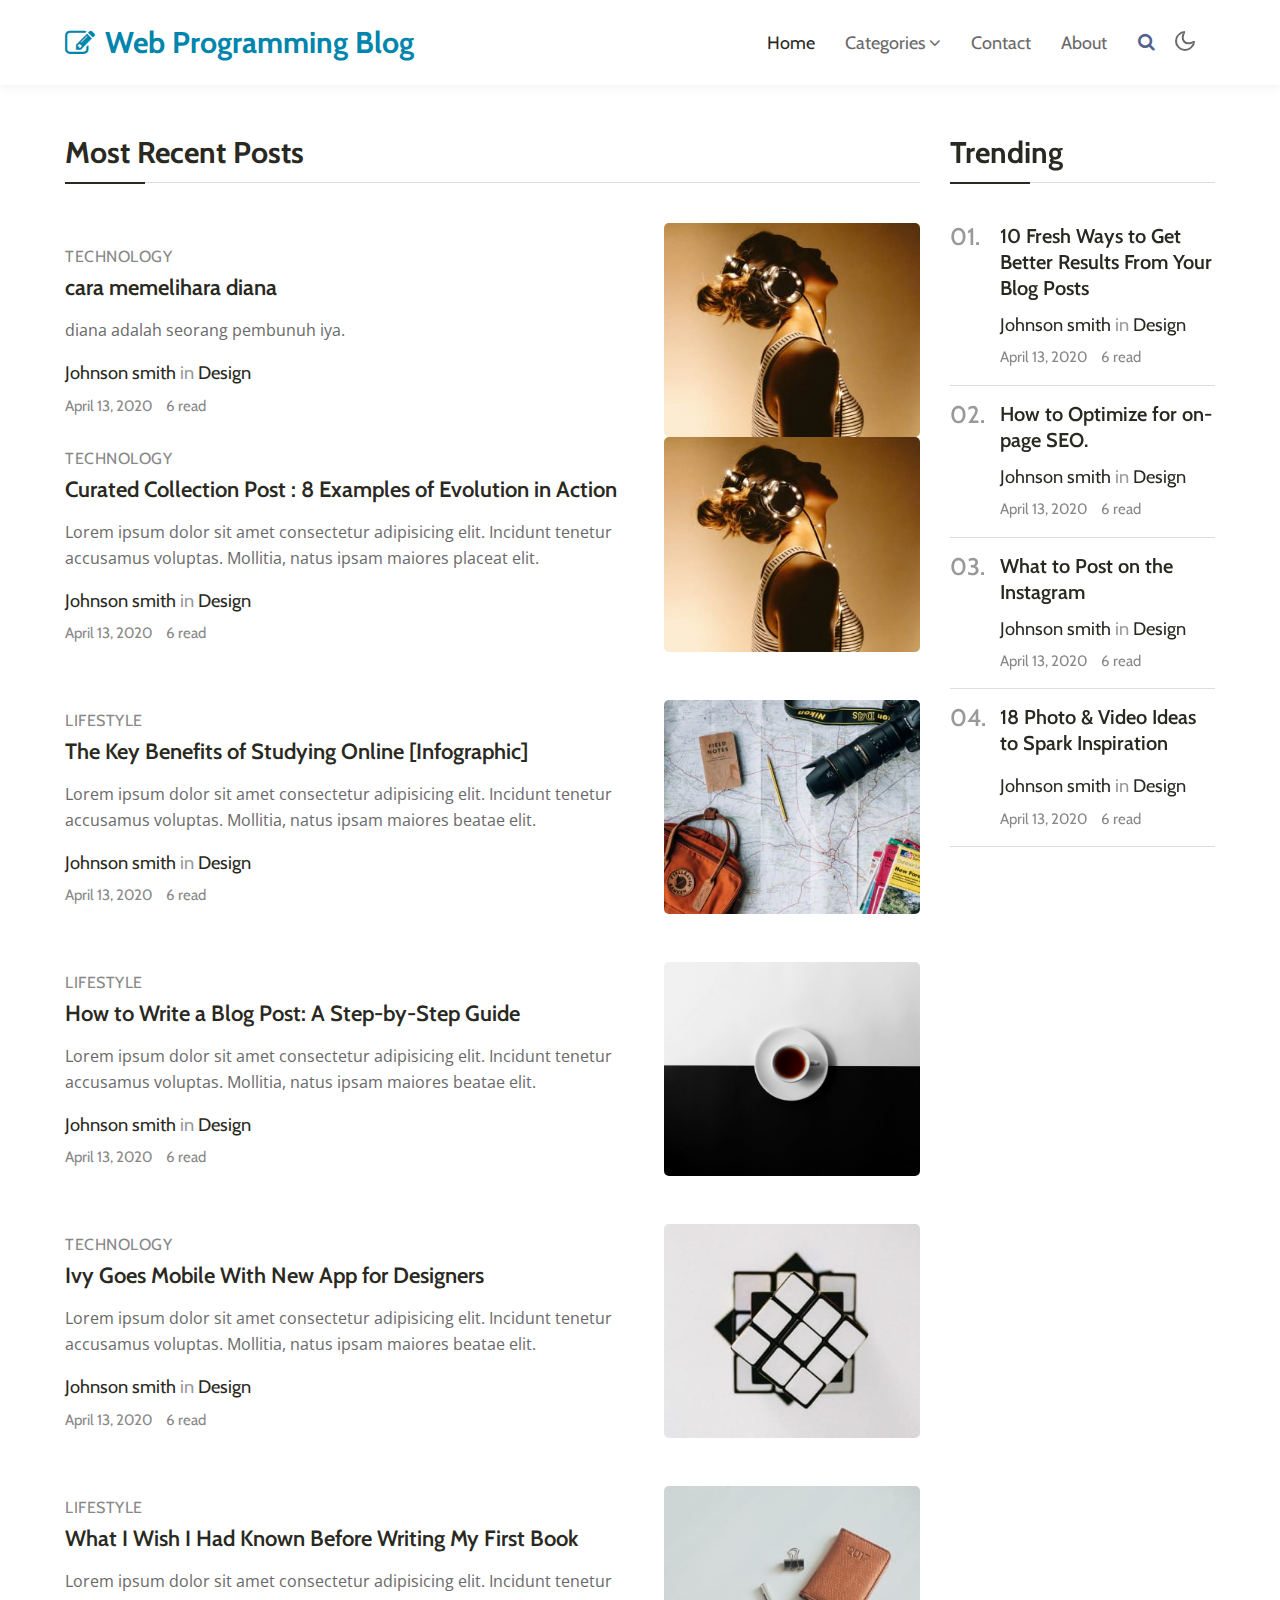
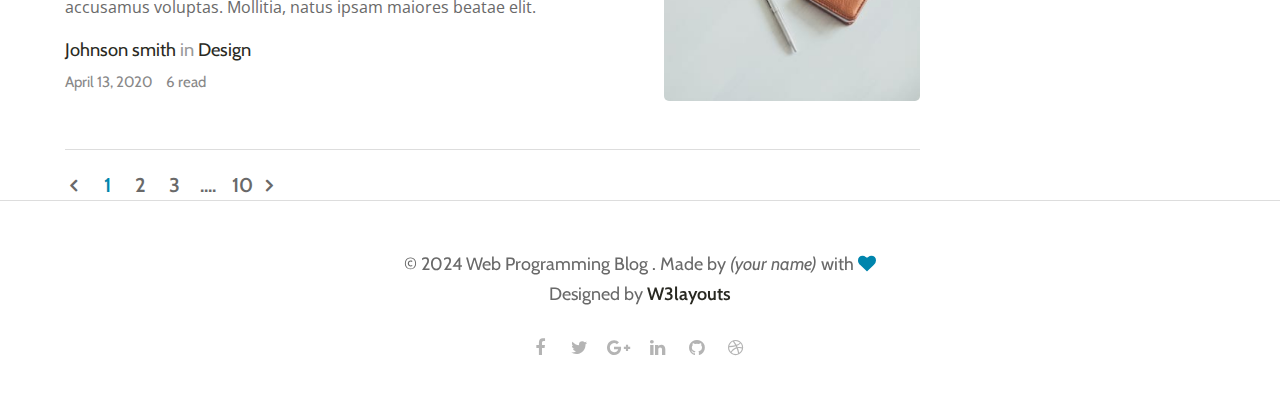
<file: index.html>
<!--
Author: W3layouts
Author URL: http://w3layouts.com
-->
<!doctype html>
<html lang="en">

<head>
    <!-- Required meta tags -->
    <meta charset="utf-8">
    <meta name="viewport" content="width=device-width, initial-scale=1, shrink-to-fit=no">

    <title>Web Programming - Final Semester Exam</title>

    <link href="https://fonts.googleapis.com/css2?family=Cabin:wght@400;500;600;700&display=swap" rel="stylesheet">
    <link href="//fonts.googleapis.com/css?family=Open+Sans:300,400,600,700,800&display=swap" rel="stylesheet">

    <!-- Template CSS -->
    <link rel="stylesheet" href="assets/css/style-starter.css">
</head>

<body>
    <!-- header -->
    <header class="w3l-header">
        <!--/nav-->
        <nav class="navbar navbar-expand-lg navbar-light fill px-lg-0 py-0 px-3">
            <div class="container">
                <a class="navbar-brand" href="index.html">
                    <span class="fa fa-pencil-square-o"></span> Web Programming Blog</a>
                <!-- if logo is image enable this   
						<a class="navbar-brand" href="#index.html">
							<img src="image-path" alt="Your logo" title="Your logo" style="height:35px;" />
						</a> -->
                <button class="navbar-toggler collapsed" type="button" data-toggle="collapse"
                    data-target="#navbarSupportedContent" aria-controls="navbarSupportedContent" aria-expanded="false"
                    aria-label="Toggle navigation">
                    <!-- <span class="navbar-toggler-icon"></span> -->
                    <span class="fa icon-expand fa-bars"></span>
                    <span class="fa icon-close fa-times"></span>
                </button>

                <div class="collapse navbar-collapse" id="navbarSupportedContent">
                    <ul class="navbar-nav ml-auto">
                        <li class="nav-item active">
                            <a class="nav-link" href="index.html">Home</a>
                        </li>
                        <li class="nav-item dropdown @@category__active">
                            <a class="nav-link dropdown-toggle" href="#" id="navbarDropdown" role="button"
                                data-toggle="dropdown" aria-haspopup="true" aria-expanded="false">
                                Categories <span class="fa fa-angle-down"></span>
                            </a>
                            <div class="dropdown-menu" aria-labelledby="navbarDropdown">
                                <a class="dropdown-item @@cp__active" href="technology.html">Technology posts</a>
                                <a class="dropdown-item @@ls__active" href="lifestyle.html">Lifestyle posts</a>
                            </div>
                        </li>
                        <li class="nav-item @@contact__active">
                            <a class="nav-link" href="contact.html">Contact</a>
                        </li>
                        <li class="nav-item @@about__active">
                            <a class="nav-link" href="about.html">About</a>
                        </li>
                    </ul>

                    <!--/search-right-->
                    <div class="search-right mt-lg-0 mt-2">
                        <a href="#search" title="search"><span class="fa fa-search" aria-hidden="true"></span></a>
                        <!-- search popup -->
                        <div id="search" class="pop-overlay">
                            <div class="popup">
                                <h3 class="hny-title two">Search here</h3>
                                <form action="#" method="Get" class="search-box">
                                    <input type="search" placeholder="Search for blog posts" name="search"
                                        required="required" autofocus="">
                                    <button type="submit" class="btn">Search</button>
                                </form>
                                <a class="close" href="#close">×</a>
                            </div>
                        </div>
                        <!-- /search popup -->
                    </div>
                    <!--//search-right-->

                    <!-- author -->
                    <!-- <div class="header-author d-flex ml-lg-4 pl-2 mt-lg-0 mt-3">
                        <a class="img-circle img-circle-sm" href="#author">
                            <img src="assets/images/author.jpg" class="img-fluid" alt="...">
                        </a>
                        <div class="align-self ml-3">
                            <a href="#author">
                                <h5>Alexander</h5>
                            </a>
                            <span>Blog Writer</span>
                        </div>
                    </div> -->
                    <!-- // author-->
                </div>

                <!-- toggle switch for light and dark theme -->
                <div class="mobile-position">
                    <nav class="navigation">
                        <div class="theme-switch-wrapper">
                            <label class="theme-switch" for="checkbox">
                                <input type="checkbox" id="checkbox">
                                <div class="mode-container">
                                    <i class="gg-sun"></i>
                                    <i class="gg-moon"></i>
                                </div>
                            </label>
                        </div>
                    </nav>
                </div>
                <!-- //toggle switch for light and dark theme -->
            </div>
        </nav>
        <!--//nav-->
    </header>
    <!-- //header -->

    <div class="w3l-homeblock1">
        <div class="container pt-lg-5 pt-md-4">
            <!-- block -->
            <div class="row">
                <div class="col-lg-9 most-recent">
                    <h3 class="section-title-left">Most Recent posts </h3>
                    <div class="list-view ">
                        <div class="grids5-info img-block-mobile">
                            <div class="blog-info align-self">
                                <span class="category">Technology</span>
                                <a href="#blog-single" class="blog-desc mt-0">cara memelihara diana
                                </a>
                                <p>diana adalah seorang pembunuh iya.</p>
                                <div class="author align-items-center mt-3 mb-1">
                                    <a href="#author">Johnson smith</a> in <a href="#url">Design</a>
                                </div>
                                <ul class="blog-meta">
                                    <li class="meta-item blog-lesson">
                                        <span class="meta-value"> April 13, 2020 </span>
                                    </li>
                                    <li class="meta-item blog-students">
                                        <span class="meta-value"> 6 read</span>
                                    </li>
                                </ul>
                            </div>
                            <a href="#blog-single" class="d-block zoom mt-md-0 mt-3"><img src="assets/images/8.jpg"
                                    alt="" class="img-fluid radius-image news-image"></a>
                        </div>
                        <div class="grids5-info img-block-mobile">
                            <div class="blog-info align-self">
                                <span class="category">Technology</span>
                                <a href="#blog-single" class="blog-desc mt-0">Curated Collection Post : 8 Examples of
                                    Evolution in Action
                                </a>
                                <p>Lorem ipsum dolor sit amet consectetur adipisicing elit. Incidunt tenetur accusamus
                                    voluptas. Mollitia, natus ipsam maiores placeat elit.</p>
                                <div class="author align-items-center mt-3 mb-1">
                                    <a href="#author">Johnson smith</a> in <a href="#url">Design</a>
                                </div>
                                <ul class="blog-meta">
                                    <li class="meta-item blog-lesson">
                                        <span class="meta-value"> April 13, 2020 </span>
                                    </li>
                                    <li class="meta-item blog-students">
                                        <span class="meta-value"> 6 read</span>
                                    </li>
                                </ul>
                            </div>
                            <a href="#blog-single" class="d-block zoom mt-md-0 mt-3"><img src="assets/images/8.jpg"
                                    alt="" class="img-fluid radius-image news-image"></a>
                        </div>

                        <div class="grids5-info img-block-mobile mt-5">
                            <div class="blog-info align-self">
                                <span class="category">Lifestyle</span>
                                <a href="#blog-single" class="blog-desc mt-0">The Key Benefits of Studying Online
                                    [Infographic]
                                </a>
                                <p>Lorem ipsum dolor sit amet consectetur adipisicing elit. Incidunt tenetur accusamus
                                    voluptas. Mollitia, natus ipsam maiores beatae elit.</p>
                                <div class="author align-items-center mt-3 mb-1">
                                    <a href="#author">Johnson smith</a> in <a href="#url">Design</a>
                                </div>
                                <ul class="blog-meta">
                                    <li class="meta-item blog-lesson">
                                        <span class="meta-value"> April 13, 2020 </span>
                                    </li>
                                    <li class="meta-item blog-students">
                                        <span class="meta-value"> 6 read</span>
                                    </li>
                                </ul>
                            </div>
                            <a href="#blog-single" class="d-block zoom mt-md-0 mt-3"><img src="assets/images/9.jpg"
                                    alt="" class="img-fluid radius-image news-image"></a>
                        </div>

                        <div class="grids5-info img-block-mobile mt-5">
                            <div class="blog-info align-self">
                                <span class="category">Lifestyle</span>
                                <a href="#blog-single" class="blog-desc mt-0">How to Write a Blog Post: A Step-by-Step
                                    Guide
                                </a>
                                <p>Lorem ipsum dolor sit amet consectetur adipisicing elit. Incidunt tenetur accusamus
                                    voluptas. Mollitia, natus ipsam maiores beatae elit.</p>
                                <div class="author align-items-center mt-3 mb-1">
                                    <a href="#author">Johnson smith</a> in <a href="#url">Design</a>
                                </div>
                                <ul class="blog-meta">
                                    <li class="meta-item blog-lesson">
                                        <span class="meta-value"> April 13, 2020 </span>
                                    </li>
                                    <li class="meta-item blog-students">
                                        <span class="meta-value"> 6 read</span>
                                    </li>
                                </ul>
                            </div>
                            <a href="#blog-single" class="d-block zoom mt-md-0 mt-3"><img src="assets/images/16.jpg"
                                    alt="" class="img-fluid radius-image news-image"></a>
                        </div>

                        <div class="grids5-info img-block-mobile mt-5">
                            <div class="blog-info align-self">
                                <span class="category">Technology</span>
                                <a href="#blog-single" class="blog-desc mt-0">Ivy Goes Mobile With New App for Designers
                                </a>
                                <p>Lorem ipsum dolor sit amet consectetur adipisicing elit. Incidunt tenetur accusamus
                                    voluptas. Mollitia, natus ipsam maiores beatae elit.</p>
                                <div class="author align-items-center mt-3 mb-1">
                                    <a href="#author">Johnson smith</a> in <a href="#url">Design</a>
                                </div>
                                <ul class="blog-meta">
                                    <li class="meta-item blog-lesson">
                                        <span class="meta-value"> April 13, 2020 </span>
                                    </li>
                                    <li class="meta-item blog-students">
                                        <span class="meta-value"> 6 read</span>
                                    </li>
                                </ul>
                            </div>
                            <a href="#blog-single" class="d-block zoom mt-md-0 mt-3"><img src="assets/images/14.jpg"
                                    alt="" class="img-fluid radius-image news-image"></a>
                        </div>

                        <div class="grids5-info img-block-mobile mt-5">
                            <div class="blog-info align-self">
                                <span class="category">Lifestyle </span>
                                <a href="#blog-single" class="blog-desc mt-0">What I Wish I Had Known Before Writing My
                                    First Book
                                </a>
                                <p>Lorem ipsum dolor sit amet consectetur adipisicing elit. Incidunt tenetur accusamus
                                    voluptas. Mollitia, natus ipsam maiores beatae elit.</p>
                                <div class="author align-items-center mt-3 mb-1">
                                    <a href="#author">Johnson smith</a> in <a href="#url">Design</a>
                                </div>
                                <ul class="blog-meta">
                                    <li class="meta-item blog-lesson">
                                        <span class="meta-value"> April 13, 2020 </span>
                                    </li>
                                    <li class="meta-item blog-students">
                                        <span class="meta-value"> 6 read</span>
                                    </li>
                                </ul>
                            </div>
                            <a href="#blog-single" class="d-block zoom mt-md-0 mt-3"><img src="assets/images/15.jpg"
                                    alt="" class="img-fluid radius-image news-image"></a>
                        </div>

                    </div>
                    <!-- pagination -->
                    <div class="pagination-wrapper mt-5">
                        <ul class="page-pagination">
                            <li><a class="next" href="#url"><span class="fa fa-angle-left"></span></a></li>
                            <li><span aria-current="page" class="page-numbers current">1</span></li>
                            <li><a class="page-numbers" href="#url">2</a></li>
                            <li><a class="page-numbers" href="#url">3</a></li>
                            <li><a class="page-numbers" href="#url">....</a></li>
                            <li><a class="page-numbers" href="#url">10</a></li>
                            <li><a class="next" href="#url"><span class="fa fa-angle-right"></span></a></li>
                        </ul>
                    </div>
                    <!-- //pagination -->
                </div>
                <div class="col-lg-3 trending mt-lg-0 mt-5 mb-lg-5">
                    <div class="pos-sticky">
                        <h3 class="section-title-left">Trending </h3>

                        <div class="grids5-info">
                            <h4>01.</h4>
                            <div class="blog-info">
                                <a href="#blog-single" class="blog-desc1"> 10 Fresh Ways to Get Better Results From Your
                                    Blog Posts
                                </a>
                                <div class="author align-items-center mt-2 mb-1">
                                    <a href="#author">Johnson smith</a> in <a href="#url">Design</a>
                                </div>
                                <ul class="blog-meta">
                                    <li class="meta-item blog-lesson">
                                        <span class="meta-value"> April 13, 2020 </span>
                                    </li>
                                    <li class="meta-item blog-students">
                                        <span class="meta-value"> 6 read</span>
                                    </li>
                                </ul>
                            </div>
                        </div>
                        <div class="grids5-info">
                            <h4>02.</h4>
                            <div class="blog-info">
                                <a href="#blog-single" class="blog-desc1"> How to Optimize for on-page SEO.
                                </a>
                                <div class="author align-items-center mt-2 mb-1">
                                    <a href="#author">Johnson smith</a> in <a href="#url">Design</a>
                                </div>
                                <ul class="blog-meta">
                                    <li class="meta-item blog-lesson">
                                        <span class="meta-value"> April 13, 2020 </span>
                                    </li>
                                    <li class="meta-item blog-students">
                                        <span class="meta-value"> 6 read</span>
                                    </li>
                                </ul>
                            </div>
                        </div>
                        <div class="grids5-info">
                            <h4>03.</h4>
                            <div class="blog-info">
                                <a href="#blog-single" class="blog-desc1"> What to Post on the Instagram
                                </a>
                                <div class="author align-items-center mt-2 mb-1">
                                    <a href="#author">Johnson smith</a> in <a href="#url">Design</a>
                                </div>
                                <ul class="blog-meta">
                                    <li class="meta-item blog-lesson">
                                        <span class="meta-value"> April 13, 2020 </span>
                                    </li>
                                    <li class="meta-item blog-students">
                                        <span class="meta-value"> 6 read</span>
                                    </li>
                                </ul>
                            </div>
                        </div>
                        <div class="grids5-info">
                            <h4>04.</h4>
                            <div class="blog-info">
                                <a href="#blog-single" class="blog-desc1"> 18 Photo & Video Ideas to Spark Inspiration
                                </a>
                                <div class="author align-items-center mt-3 mb-1">
                                    <a href="#author">Johnson smith</a> in <a href="#url">Design</a>
                                </div>
                                <ul class="blog-meta">
                                    <li class="meta-item blog-lesson">
                                        <span class="meta-value"> April 13, 2020 </span>
                                    </li>
                                    <li class="meta-item blog-students">
                                        <span class="meta-value"> 6 read</span>
                                    </li>
                                </ul>
                            </div>
                        </div>
                    </div>
                </div>
            </div>
            <!-- //block-->

            <!-- ad block -->
            <!-- <div class="ad-block text-center mt-5">
                <a href="#url"><img src="assets/images/ad.gif" class="img-fluid" alt="ad image" /></a>
            </div> -->
            <!-- //ad block -->

        </div>
    </div>
    <!-- footer -->
    <footer class="w3l-footer-16">
        <div class="footer-content py-lg-5 py-4 text-center">
            <div class="container">
                <div class="copy-right">
                    <h6>© 2024 Web Programming Blog . Made by <i>(your name)</i> with <span class="fa fa-heart" aria-hidden="true"></span><br>Designed by
                        <a href="https://w3layouts.com">W3layouts</a> </h6>
                </div>
                <ul class="author-icons mt-4">
                    <li><a class="facebook" href="#url"><span class="fa fa-facebook" aria-hidden="true"></span></a>
                    </li>
                    <li><a class="twitter" href="#url"><span class="fa fa-twitter" aria-hidden="true"></span></a></li>
                    <li><a class="google" href="#url"><span class="fa fa-google-plus" aria-hidden="true"></span></a>
                    </li>
                    <li><a class="linkedin" href="#url"><span class="fa fa-linkedin" aria-hidden="true"></span></a></li>
                    <li><a class="github" href="#url"><span class="fa fa-github" aria-hidden="true"></span></a></li>
                    <li><a class="dribbble" href="#url"><span class="fa fa-dribbble" aria-hidden="true"></span></a></li>
                </ul>
                <button onclick="topFunction()" id="movetop" title="Go to top">
                    <span class="fa fa-angle-up"></span>
                </button>
            </div>
        </div>

        <!-- move top -->
        <script>
            // When the user scrolls down 20px from the top of the document, show the button
            window.onscroll = function () {
                scrollFunction()
            };

            function scrollFunction() {
                if (document.body.scrollTop > 20 || document.documentElement.scrollTop > 20) {
                    document.getElementById("movetop").style.display = "block";
                } else {
                    document.getElementById("movetop").style.display = "none";
                }
            }

            // When the user clicks on the button, scroll to the top of the document
            function topFunction() {
                document.body.scrollTop = 0;
                document.documentElement.scrollTop = 0;
            }
        </script>
        <!-- //move top -->
    </footer>
    <!-- //footer -->

    <!-- Template JavaScript -->
    <script src="assets/js/theme-change.js"></script>

    <script src="assets/js/jquery-3.3.1.min.js"></script>

    <!-- disable body scroll which navbar is in active -->
    <script>
        $(function () {
            $('.navbar-toggler').click(function () {
                $('body').toggleClass('noscroll');
            })
        });
    </script>
    <!-- disable body scroll which navbar is in active -->

    <script src="assets/js/bootstrap.min.js"></script>

</body>

</html>
</file>
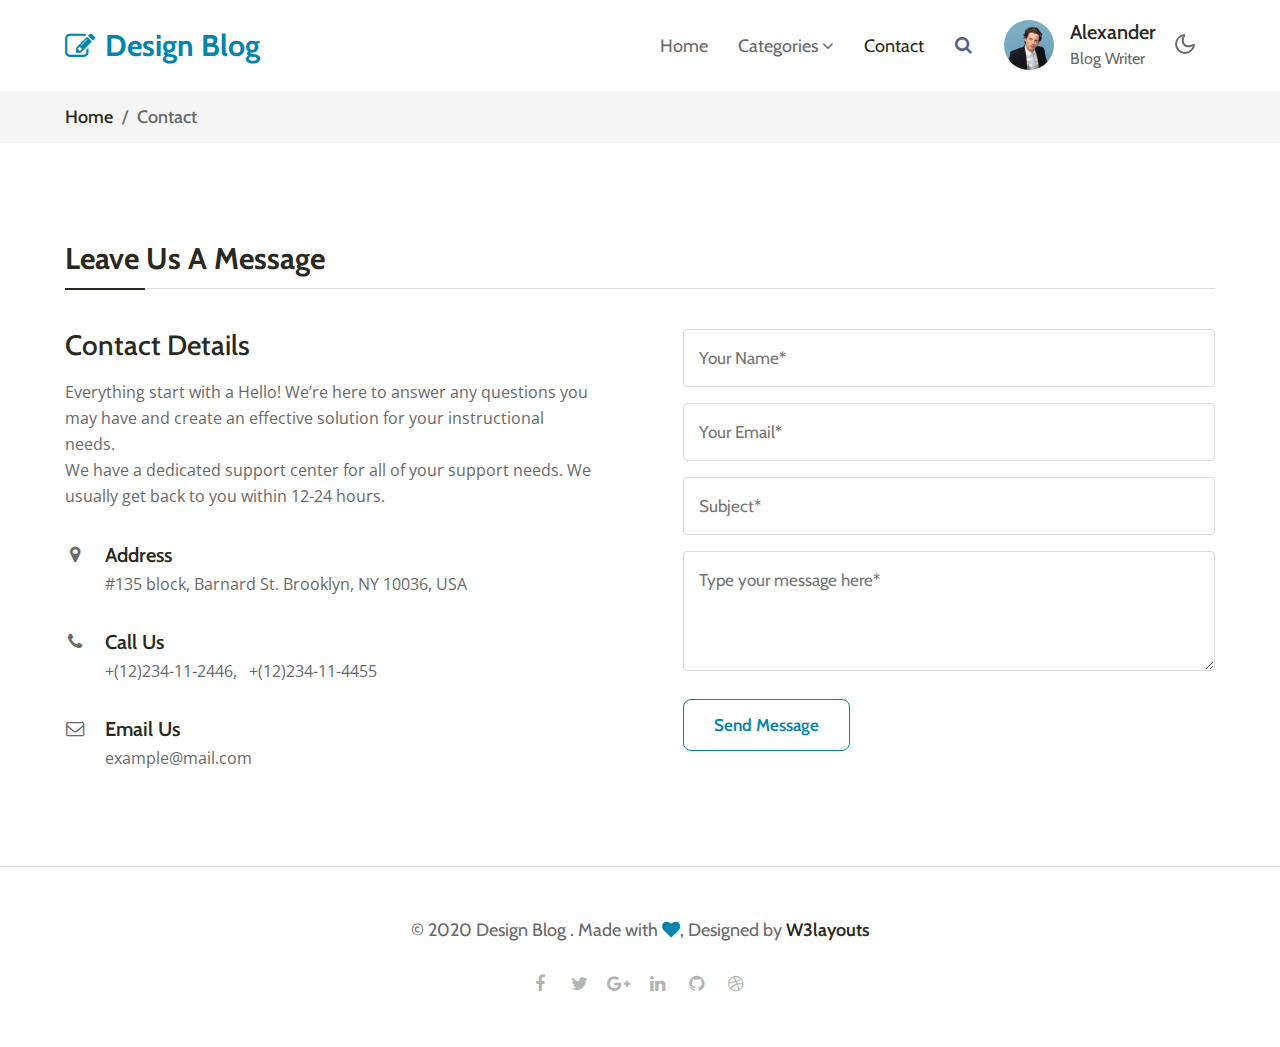
<file: contact.html>
<!--
Author: W3layouts
Author URL: http://w3layouts.com
-->
<!doctype html>
<html lang="en">

<head>
  <!-- Required meta tags -->
  <meta charset="utf-8">
  <meta name="viewport" content="width=device-width, initial-scale=1, shrink-to-fit=no">

  <title>Design Blog a Blog Category Bootstrap Responsive Website Template | Contact : W3layouts</title>

  <link href="https://fonts.googleapis.com/css2?family=Cabin:wght@400;500;600;700&display=swap" rel="stylesheet">
  <link href="//fonts.googleapis.com/css?family=Open+Sans:300,400,600,700,800&display=swap" rel="stylesheet">

  <!-- Template CSS -->
  <link rel="stylesheet" href="assets/css/style-starter.css">
</head>

<body>
  <!-- header -->
  <header class="w3l-header">
    <!--/nav-->
    <nav class="navbar navbar-expand-lg navbar-light fill px-lg-0 py-0 px-3">
      <div class="container">
        <a class="navbar-brand" href="index.html">
          <span class="fa fa-pencil-square-o"></span> Design Blog</a>
        <!-- if logo is image enable this   
						<a class="navbar-brand" href="#index.html">
							<img src="image-path" alt="Your logo" title="Your logo" style="height:35px;" />
						</a> -->
        <button class="navbar-toggler collapsed" type="button" data-toggle="collapse"
          data-target="#navbarSupportedContent" aria-controls="navbarSupportedContent" aria-expanded="false"
          aria-label="Toggle navigation">
          <!-- <span class="navbar-toggler-icon"></span> -->
          <span class="fa icon-expand fa-bars"></span>
          <span class="fa icon-close fa-times"></span>
        </button>

        <div class="collapse navbar-collapse" id="navbarSupportedContent">
          <ul class="navbar-nav ml-auto">
            <li class="nav-item @@home__active">
              <a class="nav-link" href="index.html">Home</a>
            </li>
            <li class="nav-item dropdown @@category__active">
              <a class="nav-link dropdown-toggle" href="#" id="navbarDropdown" role="button" data-toggle="dropdown"
                aria-haspopup="true" aria-expanded="false">
                Categories <span class="fa fa-angle-down"></span>
              </a>
              <div class="dropdown-menu" aria-labelledby="navbarDropdown">
                <a class="dropdown-item @@ls__active" href="lifestyle.html">Lifestyle posts</a>
                <a class="dropdown-item @@cp__active" href="culture.html">Culture posts</a>
              </div>
            </li>
            <li class="nav-item active">
              <a class="nav-link" href="contact.html">Contact</a>
            </li>
          </ul>

          <!--/search-right-->
          <div class="search-right mt-lg-0 mt-2">
            <a href="#search" title="search"><span class="fa fa-search" aria-hidden="true"></span></a>
            <!-- search popup -->
            <div id="search" class="pop-overlay">
              <div class="popup">
                <h3 class="hny-title two">Search here</h3>
                <form action="#" method="Get" class="search-box">
                  <input type="search" placeholder="Search for blog posts" name="search" required="required"
                    autofocus="">
                  <button type="submit" class="btn">Search</button>
                </form>
                <a class="close" href="#close">×</a>
              </div>
            </div>
            <!-- /search popup -->
          </div>
          <!--//search-right-->
          <!-- author -->
          <div class="header-author d-flex ml-lg-4 pl-2 mt-lg-0 mt-3">
            <a class="img-circle img-circle-sm" href="#author">
              <img src="assets/images/author.jpg" class="img-fluid" alt="...">
            </a>
            <div class="align-self ml-3">
              <a href="#author">
                <h5>Alexander</h5>
              </a>
              <span>Blog Writer</span>
            </div>
          </div>
          <!-- // author-->
        </div>
        <!-- toggle switch for light and dark theme -->
        <div class="mobile-position">
          <nav class="navigation">
            <div class="theme-switch-wrapper">
              <label class="theme-switch" for="checkbox">
                <input type="checkbox" id="checkbox">
                <div class="mode-container">
                  <i class="gg-sun"></i>
                  <i class="gg-moon"></i>
                </div>
              </label>
            </div>
          </nav>
        </div>
        <!-- //toggle switch for light and dark theme -->
      </div>
    </nav>
    <!--//nav-->
  </header>
  <!-- //header -->

  <nav id="breadcrumbs" class="breadcrumbs">
    <div class="container page-wrapper">
      <a href="index.html">Home</a> / <span class="breadcrumb_last" aria-current="page">Contact</span>
    </div>
  </nav>
  <!-- contact-form 2 -->
  <section class="w3l-contact-2 py-5">
    <div class="container py-lg-5 py-md-4">
      <h3 class="section-title-left">Leave Us a message </h3>
      <div class="contact-grids d-grid">
        <div class="contact-left">
          <h3 class="mb-3">Contact Details</h3>
          <p>Everything start with a Hello! We’re here to answer any questions you may have and create an effective
            solution for your instructional needs.</p>

          <p>We have a dedicated support center for all of your support needs. We usually get back to you within 12-24
            hours.</p>
          <div class="cont-details">
            <div class="cont-top margin-up">
              <div class="cont-left text-center">
                <span class="fa fa-map-marker"></span>
              </div>
              <div class="cont-right">
                <h6>Address</h6>
                <p>#135 block, Barnard St. Brooklyn, NY 10036, USA</p>
              </div>
            </div>
            <div class="cont-top margin-up">
              <div class="cont-left text-center">
                <span class="fa fa-phone"></span>
              </div>
              <div class="cont-right">
                <h6>Call Us</h6>
                <p><a href="tel:+(12)234-11-2446">+(12)234-11-2446</a>, <a href="tel:+(12)234-11-4455"
                    class="ml-2">+(12)234-11-4455</a></p>
              </div>
            </div>
            <div class="cont-top margin-up">
              <div class="cont-left text-center">
                <span class="fa fa-envelope-o"></span>
              </div>
              <div class="cont-right">
                <h6>Email Us</h6>
                <p><a href="mailto:example@mail.com" class="mail">example@mail.com</a></p>
              </div>
            </div>
          </div>
        </div>
        <div class="contact-right">
          <form action="https://sendmail.w3layouts.com/submitForm" method="post" class="signin-form">
            <div class="input-grids">
              <input type="text" name="w3lName" id="w3lName" placeholder="Your Name*" class="contact-input"
                required="" />
              <input type="email" name="w3lSender" id="w3lSender" placeholder="Your Email*" class="contact-input"
                required="" />
              <input type="text" name="w3lSubect" id="w3lSubect" placeholder="Subject*" class="contact-input"
                required="" />
            </div>
            <div class="form-input">
              <textarea name="w3lMessage" id="w3lMessage" placeholder="Type your message here*" required=""></textarea>
            </div>
            <button class="btn btn-style btn-outline">Send Message</button>
          </form>
        </div>
      </div>
  </section>
  <!-- /contact-form-2 -->
  <!-- footer -->
  <footer class="w3l-footer-16">
    <div class="footer-content py-lg-5 py-4 text-center">
      <div class="container">
        <div class="copy-right">
          <h6>© 2020 Design Blog . Made with <span class="fa fa-heart" aria-hidden="true"></span>, Designed by <a
              href="https://w3layouts.com">W3layouts</a> </h6>
        </div>
        <ul class="author-icons mt-4">
          <li><a class="facebook" href="#url"><span class="fa fa-facebook" aria-hidden="true"></span></a> </li>
          <li><a class="twitter" href="#url"><span class="fa fa-twitter" aria-hidden="true"></span></a></li>
          <li><a class="google" href="#url"><span class="fa fa-google-plus" aria-hidden="true"></span></a></li>
          <li><a class="linkedin" href="#url"><span class="fa fa-linkedin" aria-hidden="true"></span></a></li>
          <li><a class="github" href="#url"><span class="fa fa-github" aria-hidden="true"></span></a></li>
          <li><a class="dribbble" href="#url"><span class="fa fa-dribbble" aria-hidden="true"></span></a></li>
        </ul>
        <button onclick="topFunction()" id="movetop" title="Go to top">
          <span class="fa fa-angle-up"></span>
        </button>
      </div>
    </div>

    <!-- move top -->
    <script>
      // When the user scrolls down 20px from the top of the document, show the button
      window.onscroll = function () {
        scrollFunction()
      };

      function scrollFunction() {
        if (document.body.scrollTop > 20 || document.documentElement.scrollTop > 20) {
          document.getElementById("movetop").style.display = "block";
        } else {
          document.getElementById("movetop").style.display = "none";
        }
      }

      // When the user clicks on the button, scroll to the top of the document
      function topFunction() {
        document.body.scrollTop = 0;
        document.documentElement.scrollTop = 0;
      }
    </script>
    <!-- //move top -->
  </footer>
  <!-- //footer -->

  <!-- Template JavaScript -->
  <script src="assets/js/theme-change.js"></script>

  <script src="assets/js/jquery-3.3.1.min.js"></script>

  <!-- disable body scroll which navbar is in active -->
  <script>
    $(function () {
      $('.navbar-toggler').click(function () {
        $('body').toggleClass('noscroll');
      })
    });
  </script>
  <!-- disable body scroll which navbar is in active -->

  <script src="assets/js/bootstrap.min.js"></script>

</body>

</html>
</file>
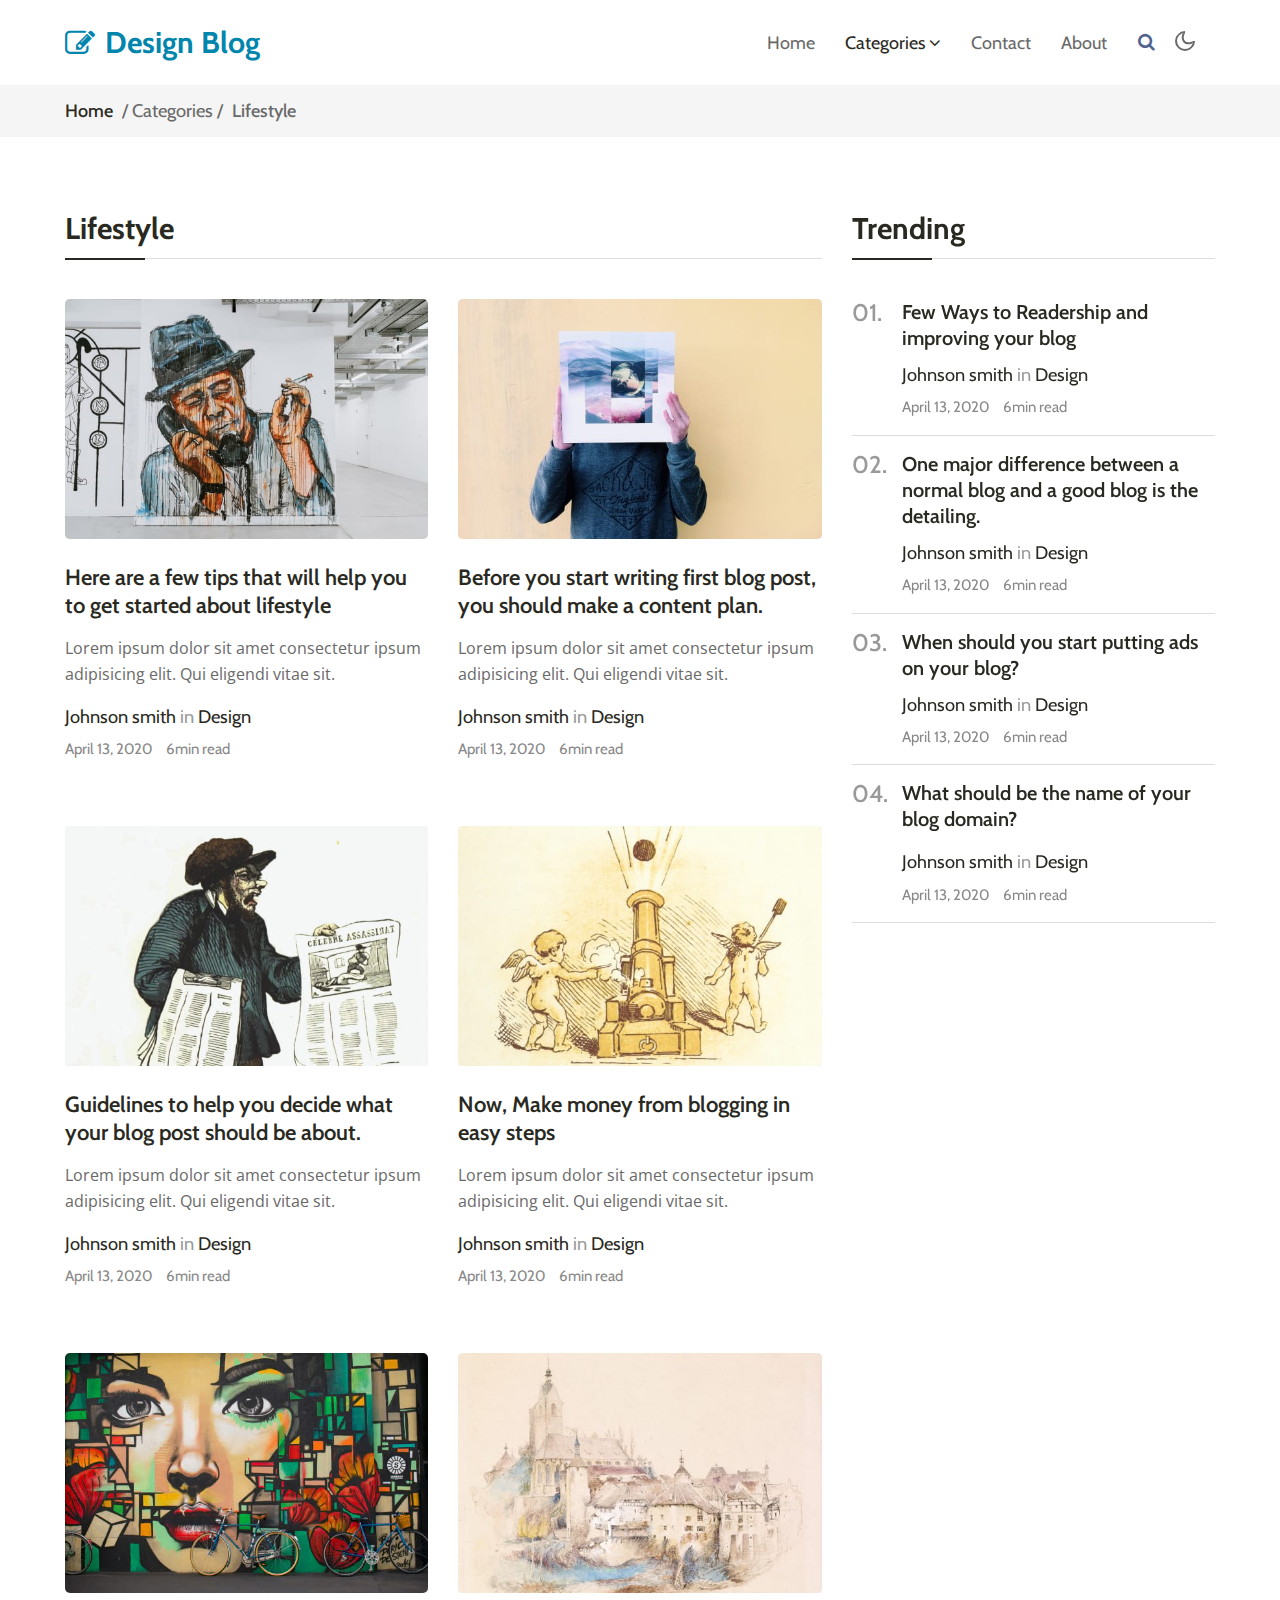
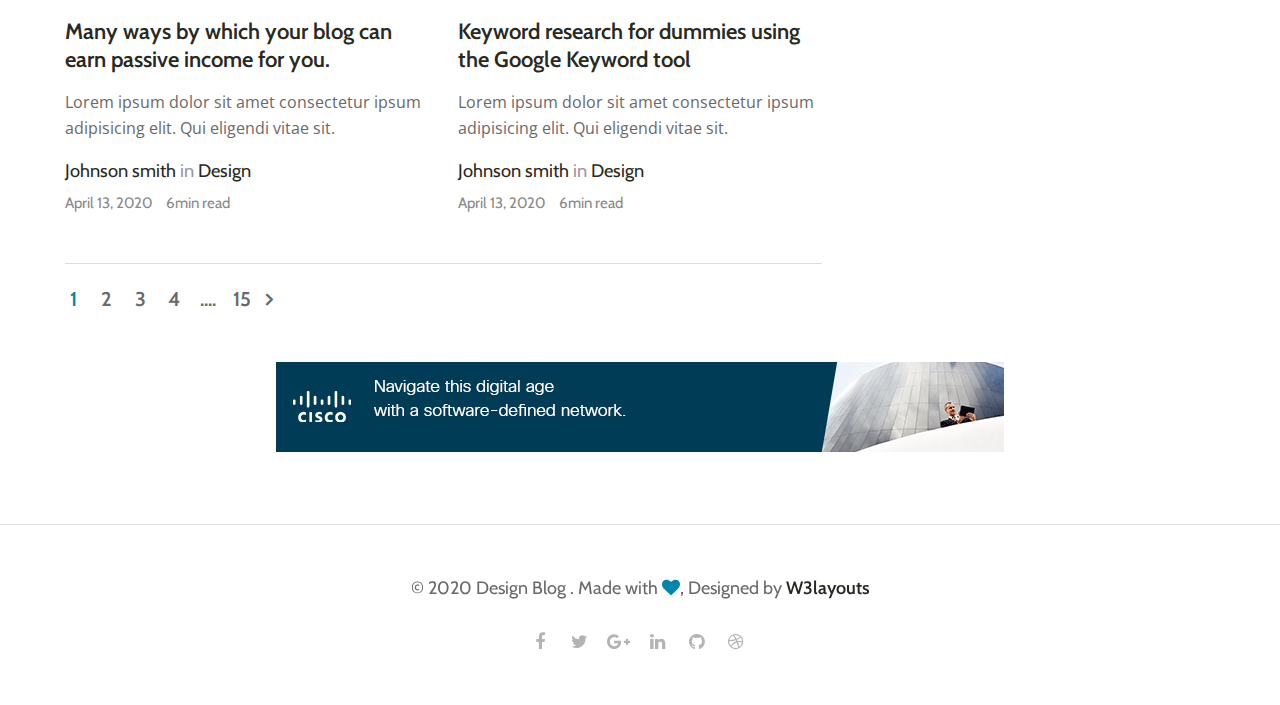
<file: lifestyle.html>
<!--
Author: W3layouts
Author URL: http://w3layouts.com
-->
<!doctype html>
<html lang="en">
  <head>
    <!-- Required meta tags -->
    <meta charset="utf-8">
    <meta name="viewport" content="width=device-width, initial-scale=1, shrink-to-fit=no">

    <title>Web Programming - Final Semester Exam</title>
    
    <link href="https://fonts.googleapis.com/css2?family=Cabin:wght@400;500;600;700&display=swap" rel="stylesheet">
    <link href="//fonts.googleapis.com/css?family=Open+Sans:300,400,600,700,800&display=swap" rel="stylesheet">

    <!-- Template CSS -->
    <link rel="stylesheet" href="assets/css/style-starter.css">
  </head>
  <body>
<!-- header -->
<header class="w3l-header">
	<!--/nav-->
	<nav class="navbar navbar-expand-lg navbar-light fill px-lg-0 py-0 px-3">
		<div class="container">
			<a class="navbar-brand" href="index.html">
				<span class="fa fa-pencil-square-o"></span> Design Blog</a>
			<!-- if logo is image enable this   
						<a class="navbar-brand" href="#index.html">
							<img src="image-path" alt="Your logo" title="Your logo" style="height:35px;" />
						</a> -->
			<button class="navbar-toggler collapsed" type="button" data-toggle="collapse"
				data-target="#navbarSupportedContent" aria-controls="navbarSupportedContent" aria-expanded="false"
				aria-label="Toggle navigation">
				<!-- <span class="navbar-toggler-icon"></span> -->
				<span class="fa icon-expand fa-bars"></span>
				<span class="fa icon-close fa-times"></span>
			</button>

			<div class="collapse navbar-collapse" id="navbarSupportedContent">
				<ul class="navbar-nav ml-auto">
					<li class="nav-item @@home__active">
						<a class="nav-link" href="index.html">Home</a>
					</li>
					<li class="nav-item dropdown active">
						<a class="nav-link dropdown-toggle" href="#" id="navbarDropdown" role="button"
							data-toggle="dropdown" aria-haspopup="true" aria-expanded="false">
							Categories <span class="fa fa-angle-down"></span>
						</a>
						<div class="dropdown-menu" aria-labelledby="navbarDropdown">
							<a class="dropdown-item @@cp__active" href="technology.html">Technology posts</a>
							<a class="dropdown-item active" href="lifestyle.html">Lifestyle posts</a>
						</div>
					</li>
					<li class="nav-item @@contact__active">
						<a class="nav-link" href="contact.html">Contact</a>
					</li>
                    <li class="nav-item @@about__active">
                        <a class="nav-link" href="about.html">About</a>
                    </li>
				</ul>

				<!--/search-right-->
				<div class="search-right mt-lg-0 mt-2">
					<a href="#search" title="search"><span class="fa fa-search" aria-hidden="true"></span></a>
					<!-- search popup -->
					<div id="search" class="pop-overlay">
						<div class="popup">
							<h3 class="hny-title two">Search here</h3>
							<form action="#" method="Get" class="search-box">
								<input type="search" placeholder="Search for blog posts" name="search"
									required="required" autofocus="">
								<button type="submit" class="btn">Search</button>
							</form>
							<a class="close" href="#close">×</a>
						</div>
					</div>
					<!-- /search popup -->
				</div>
				<!--//search-right-->
                    <!-- author -->
                    <!-- <div class="header-author d-flex ml-lg-4 pl-2 mt-lg-0 mt-3">
                        <a class="img-circle img-circle-sm" href="#author">
                            <img src="assets/images/author.jpg" class="img-fluid" alt="...">
                        </a>
                        <div class="align-self ml-3">
                            <a href="#author">
                                <h5>Alexander</h5>
                            </a>
                            <span>Blog Writer</span>
                        </div>
                    </div> -->
                    <!-- // author-->

			</div>

            <!-- toggle switch for light and dark theme -->
            <div class="mobile-position">
                <nav class="navigation">
                    <div class="theme-switch-wrapper">
                        <label class="theme-switch" for="checkbox">
                            <input type="checkbox" id="checkbox">
                            <div class="mode-container">
                                <i class="gg-sun"></i>
                                <i class="gg-moon"></i>
                            </div>
                        </label>
                    </div>
                </nav>
            </div>
            <!-- //toggle switch for light and dark theme -->
		</div>
	</nav>
	<!--//nav-->
</header>
<!-- //header -->

<nav id="breadcrumbs" class="breadcrumbs">
	<div class="container page-wrapper">
		<a href="index.html">Home</a> / Categories / <span class="breadcrumb_last" aria-current="page">Lifestyle</span>
	</div>
</nav>
<div class="w3l-searchblock w3l-homeblock1 py-5">
    <div class="container py-lg-4 py-md-3">
        <!-- block -->
        <div class="row">
            <div class="col-lg-8 most-recent">
                <h3 class="section-title-left">Lifestyle</h3>
               
                <div class="row">
                    <div class="col-lg-6 col-md-6 item">
                        <div class="card">
                            <div class="card-header p-0 position-relative">
                                <a href="#blog-single">
                                    <img class="card-img-bottom d-block radius-image" src="assets/images/p2.jpg" alt="Card image cap">
                                </a>
                            </div>
                            <div class="card-body p-0 blog-details">
                                <a href="#blog-single" class="blog-desc">Here are a few tips that will help you to get started about lifestyle
                                </a>
                                <p>Lorem ipsum dolor sit amet consectetur ipsum adipisicing elit. Qui eligendi
                                    vitae sit.</p>
                                <div class="author align-items-center mt-3 mb-1">
                                    <a href="#author">Johnson smith</a> in <a href="#url">Design</a>
                                </div>
                                <ul class="blog-meta">
                                    <li class="meta-item blog-lesson">
                                        <span class="meta-value"> April 13, 2020 </span>
                                    </li>
                                    <li class="meta-item blog-students">
                                        <span class="meta-value"> 6min read</span>
                                    </li>
                                </ul>
                            </div>
                        </div>
                    </div>
                    <div class="col-lg-6 col-md-6 item mt-md-0 mt-5">
                        <div class="card">
                            <div class="card-header p-0 position-relative">
                                <a href="#blog-single">
                                    <img class="card-img-bottom d-block radius-image" src="assets/images/p1.jpg" alt="Card image cap">
                                </a>
                            </div>
                            <div class="card-body p-0 blog-details">
                                <a href="#blog-single" class="blog-desc">Before you start writing first blog post, you should make a content plan.
                                </a>
                                <p>Lorem ipsum dolor sit amet consectetur ipsum adipisicing elit. Qui eligendi
                                    vitae sit.</p>
                                <div class="author align-items-center mt-3 mb-1">
                                    <a href="#author">Johnson smith</a> in <a href="#url">Design</a>
                                </div>
                                <ul class="blog-meta">
                                    <li class="meta-item blog-lesson">
                                        <span class="meta-value"> April 13, 2020 </span>
                                    </li>
                                    <li class="meta-item blog-students">
                                        <span class="meta-value"> 6min read</span>
                                    </li>
                                </ul>
                            </div>
                        </div>
                    </div>
                    <div class="col-lg-6 col-md-6 item mt-5 pt-lg-3">
                        <div class="card">
                            <div class="card-header p-0 position-relative">
                                <a href="#blog-single">
                                    <img class="card-img-bottom d-block radius-image" src="assets/images/p4.jpg" alt="Card image cap">
                                </a>
                            </div>
                            <div class="card-body p-0 blog-details">
                                <a href="#blog-single" class="blog-desc">Guidelines to help you decide what your blog post should be about.
                                </a>
                                <p>Lorem ipsum dolor sit amet consectetur ipsum adipisicing elit. Qui eligendi
                                    vitae sit.</p>
                                <div class="author align-items-center mt-3 mb-1">
                                    <a href="#author">Johnson smith</a> in <a href="#url">Design</a>
                                </div>
                                <ul class="blog-meta">
                                    <li class="meta-item blog-lesson">
                                        <span class="meta-value"> April 13, 2020 </span>
                                    </li>
                                    <li class="meta-item blog-students">
                                        <span class="meta-value"> 6min read</span>
                                    </li>
                                </ul>
                            </div>
                        </div>
                    </div>
                    <div class="col-lg-6 col-md-6 item mt-5 pt-lg-3">
                        <div class="card">
                            <div class="card-header p-0 position-relative">
                                <a href="#blog-single">
                                    <img class="card-img-bottom d-block radius-image" src="assets/images/p3.jpg" alt="Card image cap">
                                </a>
                            </div>
                            <div class="card-body p-0 blog-details">
                                <a href="#blog-single" class="blog-desc">Now, Make money from blogging in easy steps
                                </a>
                                <p>Lorem ipsum dolor sit amet consectetur ipsum adipisicing elit. Qui eligendi
                                    vitae sit.</p>
                                <div class="author align-items-center mt-3 mb-1">
                                    <a href="#author">Johnson smith</a> in <a href="#url">Design</a>
                                </div>
                                <ul class="blog-meta">
                                    <li class="meta-item blog-lesson">
                                        <span class="meta-value"> April 13, 2020 </span>
                                    </li>
                                    <li class="meta-item blog-students">
                                        <span class="meta-value"> 6min read</span>
                                    </li>
                                </ul>
                            </div>
                        </div>
                    </div>
                    <div class="col-lg-6 col-md-6 item mt-5 pt-lg-3">
                        <div class="card">
                            <div class="card-header p-0 position-relative">
                                <a href="#blog-single">
                                    <img class="card-img-bottom d-block radius-image" src="assets/images/p7.jpg"
                                        alt="Card image cap">
                                </a>
                            </div>
                            <div class="card-body p-0 blog-details">
                                <a href="#blog-single" class="blog-desc">Many ways by which your blog can earn passive income for you.
                                </a>
                                <p>Lorem ipsum dolor sit amet consectetur ipsum adipisicing elit. Qui eligendi
                                    vitae sit.</p>
                                <div class="author align-items-center mt-3 mb-1">
                                    <a href="#author">Johnson smith</a> in <a href="#url">Design</a>
                                </div>
                                <ul class="blog-meta">
                                    <li class="meta-item blog-lesson">
                                        <span class="meta-value"> April 13, 2020 </span>
                                    </li>
                                    <li class="meta-item blog-students">
                                        <span class="meta-value"> 6min read</span>
                                    </li>
                                </ul>
                            </div>
                        </div>
                    </div>
                    <div class="col-lg-6 col-md-6 item mt-5 pt-lg-3">
                        <div class="card">
                            <div class="card-header p-0 position-relative">
                                <a href="#blog-single">
                                    <img class="card-img-bottom d-block radius-image" src="assets/images/p8.jpg"
                                        alt="Card image cap">
                                </a>
                            </div>
                            <div class="card-body p-0 blog-details">
                                <a href="#blog-single" class="blog-desc">Keyword research for dummies using the Google Keyword tool
                                </a>
                                <p>Lorem ipsum dolor sit amet consectetur ipsum adipisicing elit. Qui eligendi
                                    vitae sit.</p>
                                <div class="author align-items-center mt-3 mb-1">
                                    <a href="#author">Johnson smith</a> in <a href="#url">Design</a>
                                </div>
                                <ul class="blog-meta">
                                    <li class="meta-item blog-lesson">
                                        <span class="meta-value"> April 13, 2020 </span>
                                    </li>
                                    <li class="meta-item blog-students">
                                        <span class="meta-value"> 6min read</span>
                                    </li>
                                </ul>
                            </div>
                        </div>
                    </div>
                </div>

                <!-- pagination -->
                <div class="pagination-wrapper mt-5">
                    <ul class="page-pagination">
                        <li><span aria-current="page" class="page-numbers current">1</span></li>
                        <li><a class="page-numbers" href="#url">2</a></li>
                        <li><a class="page-numbers" href="#url">3</a></li>
                        <li><a class="page-numbers" href="#url">4</a></li>
                        <li><a class="page-numbers" href="#url">....</a></li>
                        <li><a class="page-numbers" href="#url">15</a></li>
                        <li><a class="next" href="#url"><span class="fa fa-angle-right"></span></a></li>
                    </ul>
                </div>
                <!-- //pagination -->
            </div>
            <div class="col-lg-4 trending mt-lg-0 mt-5 mb-lg-5">
                <div class="pos-sticky">
                    <h3 class="section-title-left">Trending </h3>

                    <div class="grids5-info">
                        <h4>01.</h4>
                        <div class="blog-info">
                            <a href="#blog-single" class="blog-desc1"> Few Ways to Readership and improving your blog
                            </a>
                            <div class="author align-items-center mt-2 mb-1">
                                <a href="#author">Johnson smith</a> in <a href="#url">Design</a>
                            </div>
                            <ul class="blog-meta">
                                <li class="meta-item blog-lesson">
                                    <span class="meta-value"> April 13, 2020 </span>
                                </li>
                                <li class="meta-item blog-students">
                                    <span class="meta-value"> 6min read</span>
                                </li>
                            </ul>
                        </div>
                    </div>
                    <div class="grids5-info">
                        <h4>02.</h4>
                        <div class="blog-info">
                            <a href="#blog-single" class="blog-desc1"> One major difference between a normal blog and a good blog is the detailing.
                            </a>
                            <div class="author align-items-center mt-2 mb-1">
                                <a href="#author">Johnson smith</a> in <a href="#url">Design</a>
                            </div>
                            <ul class="blog-meta">
                                <li class="meta-item blog-lesson">
                                    <span class="meta-value"> April 13, 2020 </span>
                                </li>
                                <li class="meta-item blog-students">
                                    <span class="meta-value"> 6min read</span>
                                </li>
                            </ul>
                        </div>
                    </div>
                    <div class="grids5-info">
                        <h4>03.</h4>
                        <div class="blog-info">
                            <a href="#blog-single" class="blog-desc1"> When should you start putting ads on your blog?
                            </a>
                            <div class="author align-items-center mt-2 mb-1">
                                <a href="#author">Johnson smith</a> in <a href="#url">Design</a>
                            </div>
                            <ul class="blog-meta">
                                <li class="meta-item blog-lesson">
                                    <span class="meta-value"> April 13, 2020 </span>
                                </li>
                                <li class="meta-item blog-students">
                                    <span class="meta-value"> 6min read</span>
                                </li>
                            </ul>
                        </div>
                    </div>
                    <div class="grids5-info">
                        <h4>04.</h4>
                        <div class="blog-info">
                            <a href="#blog-single" class="blog-desc1"> What should be the name of your blog domain?
                            </a>
                            <div class="author align-items-center mt-3 mb-1">
                                <a href="#author">Johnson smith</a> in <a href="#url">Design</a>
                            </div>
                            <ul class="blog-meta">
                                <li class="meta-item blog-lesson">
                                    <span class="meta-value"> April 13, 2020 </span>
                                </li>
                                <li class="meta-item blog-students">
                                    <span class="meta-value"> 6min read</span>
                                </li>
                            </ul>
                        </div>
                    </div>
                </div>
            </div>
        </div>
        <!-- //block-->

        <!-- ad block -->
        <div class="ad-block text-center mt-5">
            <a href="#url"><img src="assets/images/ad.gif" class="img-fluid" alt="ad image" /></a>
        </div>
        <!-- //ad block -->
    </div>
</div>

<!-- footer -->
<footer class="w3l-footer-16">
  <div class="footer-content py-lg-5 py-4 text-center">
    <div class="container">
      <div class="copy-right">
        <h6>© 2020 Design Blog . Made with <span class="fa fa-heart" aria-hidden="true"></span>, Designed by <a
            href="https://w3layouts.com">W3layouts</a> </h6>
      </div>
      <ul class="author-icons mt-4">
        <li><a class="facebook" href="#url"><span class="fa fa-facebook" aria-hidden="true"></span></a> </li>
        <li><a class="twitter" href="#url"><span class="fa fa-twitter" aria-hidden="true"></span></a></li>
        <li><a class="google" href="#url"><span class="fa fa-google-plus" aria-hidden="true"></span></a></li>
        <li><a class="linkedin" href="#url"><span class="fa fa-linkedin" aria-hidden="true"></span></a></li>
        <li><a class="github" href="#url"><span class="fa fa-github" aria-hidden="true"></span></a></li>
        <li><a class="dribbble" href="#url"><span class="fa fa-dribbble" aria-hidden="true"></span></a></li>
      </ul>
      <button onclick="topFunction()" id="movetop" title="Go to top">
        <span class="fa fa-angle-up"></span>
      </button>
    </div>
  </div>

  <!-- move top -->
  <script>
    // When the user scrolls down 20px from the top of the document, show the button
    window.onscroll = function () {
      scrollFunction()
    };

    function scrollFunction() {
      if (document.body.scrollTop > 20 || document.documentElement.scrollTop > 20) {
        document.getElementById("movetop").style.display = "block";
      } else {
        document.getElementById("movetop").style.display = "none";
      }
    }

    // When the user clicks on the button, scroll to the top of the document
    function topFunction() {
      document.body.scrollTop = 0;
      document.documentElement.scrollTop = 0;
    }
  </script>
  <!-- //move top -->
</footer>
<!-- //footer -->

<!-- Template JavaScript -->
<script src="assets/js/theme-change.js"></script>

<script src="assets/js/jquery-3.3.1.min.js"></script>

<!-- disable body scroll which navbar is in active -->
<script>
  $(function () {
    $('.navbar-toggler').click(function () {
      $('body').toggleClass('noscroll');
    })
  });
</script>
<!-- disable body scroll which navbar is in active -->

<script src="assets/js/bootstrap.min.js"></script>

</body>

</html>
</file>
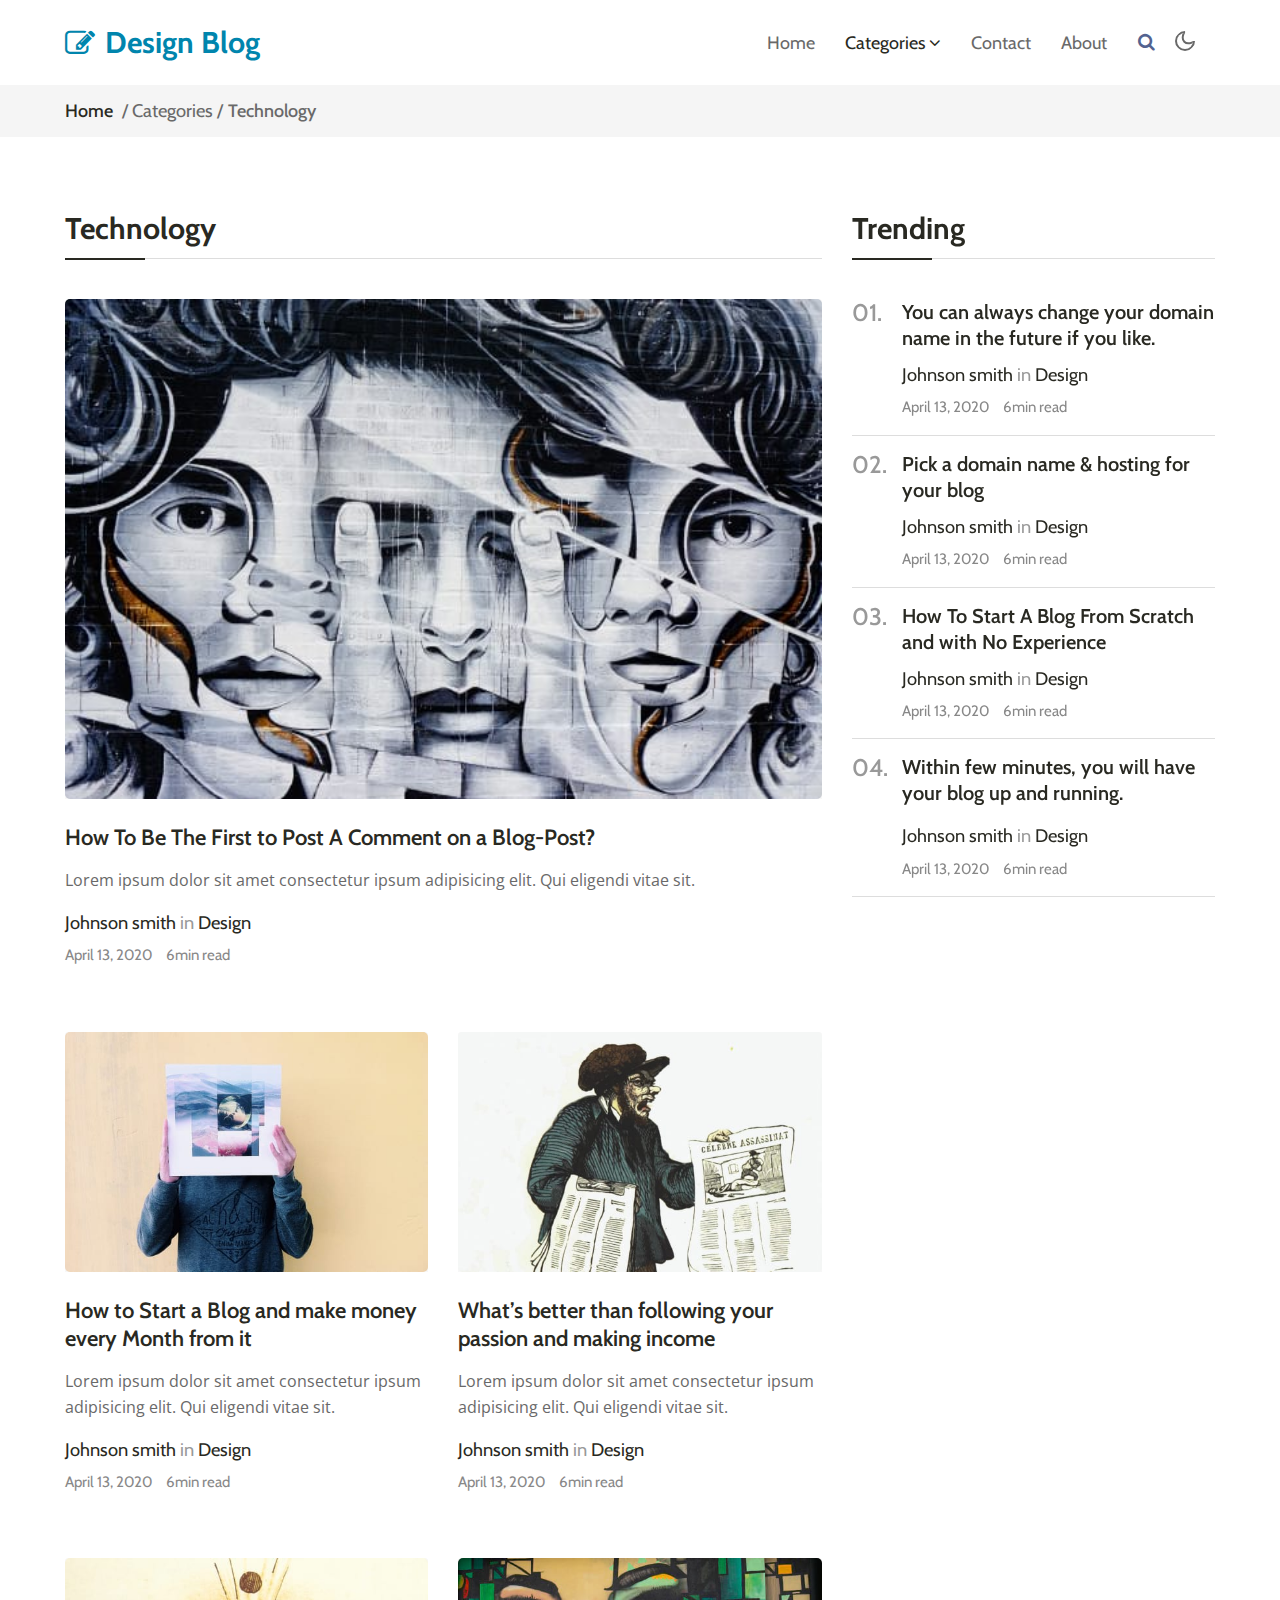
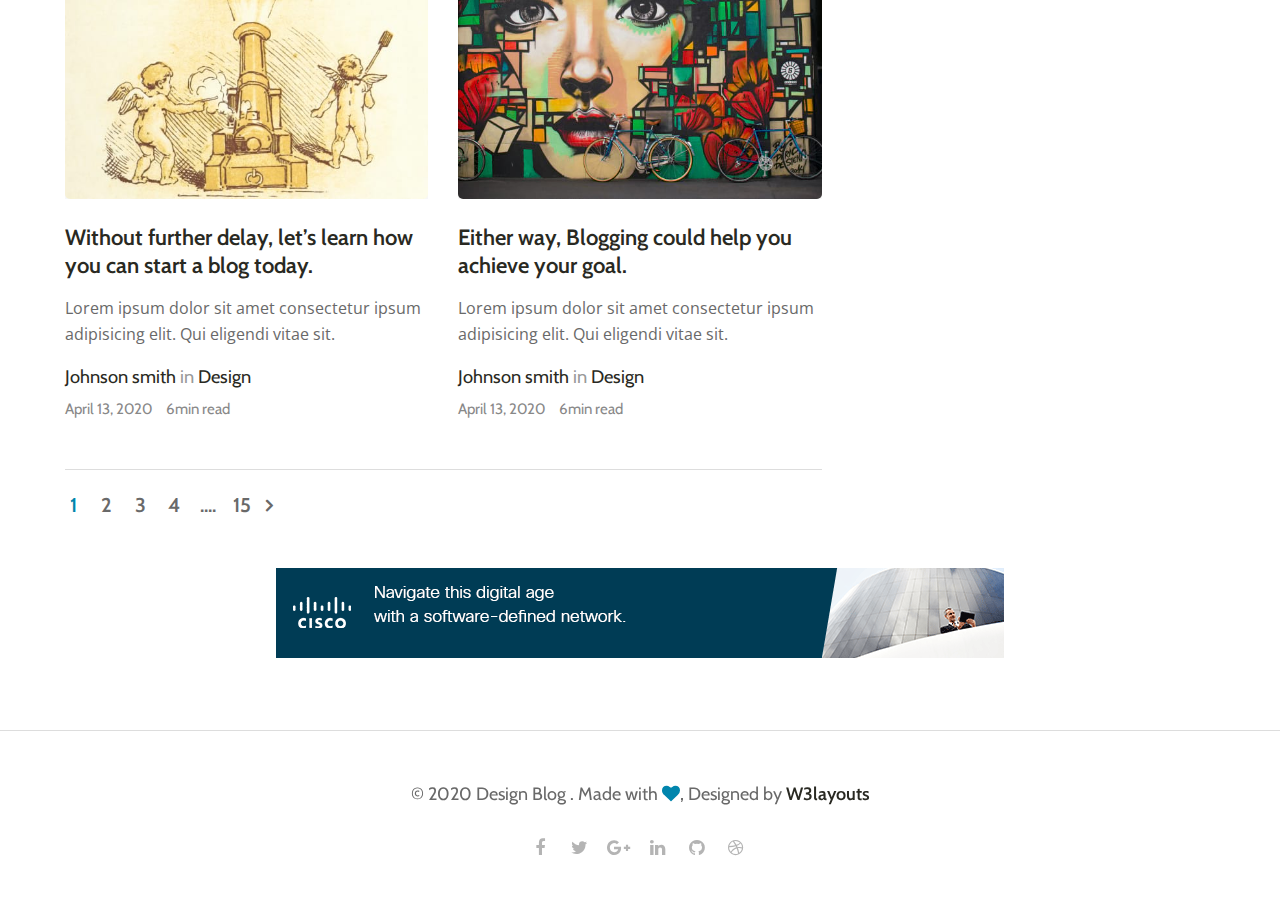
<file: technology.html>
<!--
Author: W3layouts
Author URL: http://w3layouts.com
-->
<!doctype html>
<html lang="en">
  <head>
    <!-- Required meta tags -->
    <meta charset="utf-8">
    <meta name="viewport" content="width=device-width, initial-scale=1, shrink-to-fit=no">

    <title>Web Programming - Final Semester Exam</title>
    
    <link href="https://fonts.googleapis.com/css2?family=Cabin:wght@400;500;600;700&display=swap" rel="stylesheet">
    <link href="//fonts.googleapis.com/css?family=Open+Sans:300,400,600,700,800&display=swap" rel="stylesheet">

    <!-- Template CSS -->
    <link rel="stylesheet" href="assets/css/style-starter.css">
  </head>
  <body>
<!-- header -->
<header class="w3l-header">
	<!--/nav-->
	<nav class="navbar navbar-expand-lg navbar-light fill px-lg-0 py-0 px-3">
		<div class="container">
			<a class="navbar-brand" href="index.html">
				<span class="fa fa-pencil-square-o"></span> Design Blog</a>
			<!-- if logo is image enable this   
						<a class="navbar-brand" href="#index.html">
							<img src="image-path" alt="Your logo" title="Your logo" style="height:35px;" />
						</a> -->
			<button class="navbar-toggler collapsed" type="button" data-toggle="collapse"
				data-target="#navbarSupportedContent" aria-controls="navbarSupportedContent" aria-expanded="false"
				aria-label="Toggle navigation">
				<!-- <span class="navbar-toggler-icon"></span> -->
				<span class="fa icon-expand fa-bars"></span>
				<span class="fa icon-close fa-times"></span>
			</button>

			<div class="collapse navbar-collapse" id="navbarSupportedContent">
				<ul class="navbar-nav ml-auto">
					<li class="nav-item @@home__active">
						<a class="nav-link" href="index.html">Home</a>
					</li>
					<li class="nav-item dropdown active">
						<a class="nav-link dropdown-toggle" href="#" id="navbarDropdown" role="button"
							data-toggle="dropdown" aria-haspopup="true" aria-expanded="false">
							Categories <span class="fa fa-angle-down"></span>
						</a>
						<div class="dropdown-menu" aria-labelledby="navbarDropdown">
							<a class="dropdown-item active" href="technology.html">Technology posts</a>
							<a class="dropdown-item @@ls__active" href="lifestyle.html">Lifestyle posts</a>
						</div>
					</li>
					<li class="nav-item @@contact__active">
						<a class="nav-link" href="contact.html">Contact</a>
					</li>
                    <li class="nav-item @@about__active">
                        <a class="nav-link" href="about.html">About</a>
                    </li>
				</ul>

				<!--/search-right-->
				<div class="search-right mt-lg-0 mt-2">
					<a href="#search" title="search"><span class="fa fa-search" aria-hidden="true"></span></a>
					<!-- search popup -->
					<div id="search" class="pop-overlay">
						<div class="popup">
							<h3 class="hny-title two">Search here</h3>
							<form action="#" method="Get" class="search-box">
								<input type="search" placeholder="Search for blog posts" name="search"
									required="required" autofocus="">
								<button type="submit" class="btn">Search</button>
							</form>
							<a class="close" href="#close">×</a>
						</div>
					</div>
					<!-- /search popup -->
				</div>
				<!--//search-right-->
                    <!-- author -->
                    <!-- <div class="header-author d-flex ml-lg-4 pl-2 mt-lg-0 mt-3">
                        <a class="img-circle img-circle-sm" href="#author">
                            <img src="assets/images/author.jpg" class="img-fluid" alt="...">
                        </a>
                        <div class="align-self ml-3">
                            <a href="#author">
                                <h5>Alexander</h5>
                            </a>
                            <span>Blog Writer</span>
                        </div>
                    </div> -->
                    <!-- // author-->

			</div>

            <!-- toggle switch for light and dark theme -->
            <div class="mobile-position">
                <nav class="navigation">
                    <div class="theme-switch-wrapper">
                        <label class="theme-switch" for="checkbox">
                            <input type="checkbox" id="checkbox">
                            <div class="mode-container">
                                <i class="gg-sun"></i>
                                <i class="gg-moon"></i>
                            </div>
                        </label>
                    </div>
                </nav>
            </div>
            <!-- //toggle switch for light and dark theme -->
		</div>
	</nav>
	<!--//nav-->
</header>
<!-- //header -->

<nav id="breadcrumbs" class="breadcrumbs">
	<div class="container page-wrapper">
		<a href="index.html">Home</a> / Categories /<span class="breadcrumb_last" aria-current="page">Technology</span>
	</div>
</nav>
<div class="w3l-searchblock w3l-homeblock1 py-5">
    <div class="container py-lg-4 py-md-3">
        <!-- block -->
        <div class="row">
            <div class="col-lg-8 most-recent">
                <h3 class="section-title-left">Technology</h3>
               
                <div class="row">
                    <div class="col-md-12 item">
                        <div class="card">
                            <div class="card-header p-0 position-relative">
                                <a href="#blog-single">
                                    <img class="card-img-bottom d-block radius-image" src="assets/images/blog.jpg" alt="Card image cap">
                                </a>
                            </div>
                            <div class="card-body p-0 blog-details">
                                <a href="#blog-single" class="blog-desc">How To Be The First to Post A Comment on a Blog-Post?
                                </a>
                                <p>Lorem ipsum dolor sit amet consectetur ipsum adipisicing elit. Qui eligendi
                                    vitae sit.</p>
                                <div class="author align-items-center mt-3 mb-1">
                                    <a href="#author">Johnson smith</a> in <a href="#url">Design</a>
                                </div>
                                <ul class="blog-meta">
                                    <li class="meta-item blog-lesson">
                                        <span class="meta-value"> April 13, 2020 </span>
                                    </li>
                                    <li class="meta-item blog-students">
                                        <span class="meta-value"> 6min read</span>
                                    </li>
                                </ul>
                            </div>
                        </div>
                    </div>
                    <div class="col-lg-6 col-md-6 item mt-5 pt-lg-3">
                        <div class="card">
                            <div class="card-header p-0 position-relative">
                                <a href="#blog-single">
                                    <img class="card-img-bottom d-block radius-image" src="assets/images/p1.jpg" alt="Card image cap">
                                </a>
                            </div>
                            <div class="card-body p-0 blog-details">
                                <a href="#blog-single" class="blog-desc">How to Start a Blog and make money every Month from it
                                </a>
                                <p>Lorem ipsum dolor sit amet consectetur ipsum adipisicing elit. Qui eligendi
                                    vitae sit.</p>
                                <div class="author align-items-center mt-3 mb-1">
                                    <a href="#author">Johnson smith</a> in <a href="#url">Design</a>
                                </div>
                                <ul class="blog-meta">
                                    <li class="meta-item blog-lesson">
                                        <span class="meta-value"> April 13, 2020 </span>
                                    </li>
                                    <li class="meta-item blog-students">
                                        <span class="meta-value"> 6min read</span>
                                    </li>
                                </ul>
                            </div>
                        </div>
                    </div>
                    <div class="col-lg-6 col-md-6 item mt-5 pt-lg-3">
                        <div class="card">
                            <div class="card-header p-0 position-relative">
                                <a href="#blog-single">
                                    <img class="card-img-bottom d-block radius-image" src="assets/images/p4.jpg" alt="Card image cap">
                                </a>
                            </div>
                            <div class="card-body p-0 blog-details">
                                <a href="#blog-single" class="blog-desc">What’s better than following your passion and making income
                                </a>
                                <p>Lorem ipsum dolor sit amet consectetur ipsum adipisicing elit. Qui eligendi
                                    vitae sit.</p>
                                <div class="author align-items-center mt-3 mb-1">
                                    <a href="#author">Johnson smith</a> in <a href="#url">Design</a>
                                </div>
                                <ul class="blog-meta">
                                    <li class="meta-item blog-lesson">
                                        <span class="meta-value"> April 13, 2020 </span>
                                    </li>
                                    <li class="meta-item blog-students">
                                        <span class="meta-value"> 6min read</span>
                                    </li>
                                </ul>
                            </div>
                        </div>
                    </div>
                    <div class="col-lg-6 col-md-6 item mt-5 pt-lg-3">
                        <div class="card">
                            <div class="card-header p-0 position-relative">
                                <a href="#blog-single">
                                    <img class="card-img-bottom d-block radius-image" src="assets/images/p3.jpg" alt="Card image cap">
                                </a>
                            </div>
                            <div class="card-body p-0 blog-details">
                                <a href="#blog-single" class="blog-desc">Without further delay, let’s learn how you can start a blog today.
                                </a>
                                <p>Lorem ipsum dolor sit amet consectetur ipsum adipisicing elit. Qui eligendi
                                    vitae sit.</p>
                                <div class="author align-items-center mt-3 mb-1">
                                    <a href="#author">Johnson smith</a> in <a href="#url">Design</a>
                                </div>
                                <ul class="blog-meta">
                                    <li class="meta-item blog-lesson">
                                        <span class="meta-value"> April 13, 2020 </span>
                                    </li>
                                    <li class="meta-item blog-students">
                                        <span class="meta-value"> 6min read</span>
                                    </li>
                                </ul>
                            </div>
                        </div>
                    </div>
                    <div class="col-lg-6 col-md-6 item mt-5 pt-lg-3">
                        <div class="card">
                            <div class="card-header p-0 position-relative">
                                <a href="#blog-single">
                                    <img class="card-img-bottom d-block radius-image" src="assets/images/p7.jpg"
                                        alt="Card image cap">
                                </a>
                            </div>
                            <div class="card-body p-0 blog-details">
                                <a href="#blog-single" class="blog-desc">Either way, Blogging could help you achieve your goal.
                                </a>
                                <p>Lorem ipsum dolor sit amet consectetur ipsum adipisicing elit. Qui eligendi
                                    vitae sit.</p>
                                <div class="author align-items-center mt-3 mb-1">
                                    <a href="#author">Johnson smith</a> in <a href="#url">Design</a>
                                </div>
                                <ul class="blog-meta">
                                    <li class="meta-item blog-lesson">
                                        <span class="meta-value"> April 13, 2020 </span>
                                    </li>
                                    <li class="meta-item blog-students">
                                        <span class="meta-value"> 6min read</span>
                                    </li>
                                </ul>
                            </div>
                        </div>
                    </div>
                </div>

                <!-- pagination -->
                <div class="pagination-wrapper mt-5">
                    <ul class="page-pagination">
                        <li><span aria-current="page" class="page-numbers current">1</span></li>
                        <li><a class="page-numbers" href="#url">2</a></li>
                        <li><a class="page-numbers" href="#url">3</a></li>
                        <li><a class="page-numbers" href="#url">4</a></li>
                        <li><a class="page-numbers" href="#url">....</a></li>
                        <li><a class="page-numbers" href="#url">15</a></li>
                        <li><a class="next" href="#url"><span class="fa fa-angle-right"></span></a></li>
                    </ul>
                </div>
                <!-- //pagination -->
            </div>
            <div class="col-lg-4 trending mt-lg-0 mt-5 mb-lg-5">
                <div class="pos-sticky">
                    <h3 class="section-title-left">Trending </h3>

                    <div class="grids5-info">
                        <h4>01.</h4>
                        <div class="blog-info">
                            <a href="#blog-single" class="blog-desc1"> You can always change your domain name in the future if you like.
                            </a>
                            <div class="author align-items-center mt-2 mb-1">
                                <a href="#author">Johnson smith</a> in <a href="#url">Design</a>
                            </div>
                            <ul class="blog-meta">
                                <li class="meta-item blog-lesson">
                                    <span class="meta-value"> April 13, 2020 </span>
                                </li>
                                <li class="meta-item blog-students">
                                    <span class="meta-value"> 6min read</span>
                                </li>
                            </ul>
                        </div>
                    </div>
                    <div class="grids5-info">
                        <h4>02.</h4>
                        <div class="blog-info">
                            <a href="#blog-single" class="blog-desc1"> Pick a domain name & hosting for your blog
                            </a>
                            <div class="author align-items-center mt-2 mb-1">
                                <a href="#author">Johnson smith</a> in <a href="#url">Design</a>
                            </div>
                            <ul class="blog-meta">
                                <li class="meta-item blog-lesson">
                                    <span class="meta-value"> April 13, 2020 </span>
                                </li>
                                <li class="meta-item blog-students">
                                    <span class="meta-value"> 6min read</span>
                                </li>
                            </ul>
                        </div>
                    </div>
                    <div class="grids5-info">
                        <h4>03.</h4>
                        <div class="blog-info">
                            <a href="#blog-single" class="blog-desc1"> How To Start A Blog From Scratch and with No Experience

                            </a>
                            <div class="author align-items-center mt-2 mb-1">
                                <a href="#author">Johnson smith</a> in <a href="#url">Design</a>
                            </div>
                            <ul class="blog-meta">
                                <li class="meta-item blog-lesson">
                                    <span class="meta-value"> April 13, 2020 </span>
                                </li>
                                <li class="meta-item blog-students">
                                    <span class="meta-value"> 6min read</span>
                                </li>
                            </ul>
                        </div>
                    </div>
                    <div class="grids5-info">
                        <h4>04.</h4>
                        <div class="blog-info">
                            <a href="#blog-single" class="blog-desc1"> Within few minutes, you will have your blog up and running.
                           </a>
                            <div class="author align-items-center mt-3 mb-1">
                                <a href="#author">Johnson smith</a> in <a href="#url">Design</a>
                            </div>
                            <ul class="blog-meta">
                                <li class="meta-item blog-lesson">
                                    <span class="meta-value"> April 13, 2020 </span>
                                </li>
                                <li class="meta-item blog-students">
                                    <span class="meta-value"> 6min read</span>
                                </li>
                            </ul>
                        </div>
                    </div>
                </div>
            </div>
        </div>
        <!-- //block-->

        <!-- ad block -->
        <div class="ad-block text-center mt-5">
            <a href="#url"><img src="assets/images/ad.gif" class="img-fluid" alt="ad image" /></a>
        </div>
        <!-- //ad block -->
    </div>
</div>

<!-- footer -->
<footer class="w3l-footer-16">
  <div class="footer-content py-lg-5 py-4 text-center">
    <div class="container">
      <div class="copy-right">
        <h6>© 2020 Design Blog . Made with <span class="fa fa-heart" aria-hidden="true"></span>, Designed by <a
            href="https://w3layouts.com">W3layouts</a> </h6>
      </div>
      <ul class="author-icons mt-4">
        <li><a class="facebook" href="#url"><span class="fa fa-facebook" aria-hidden="true"></span></a> </li>
        <li><a class="twitter" href="#url"><span class="fa fa-twitter" aria-hidden="true"></span></a></li>
        <li><a class="google" href="#url"><span class="fa fa-google-plus" aria-hidden="true"></span></a></li>
        <li><a class="linkedin" href="#url"><span class="fa fa-linkedin" aria-hidden="true"></span></a></li>
        <li><a class="github" href="#url"><span class="fa fa-github" aria-hidden="true"></span></a></li>
        <li><a class="dribbble" href="#url"><span class="fa fa-dribbble" aria-hidden="true"></span></a></li>
      </ul>
      <button onclick="topFunction()" id="movetop" title="Go to top">
        <span class="fa fa-angle-up"></span>
      </button>
    </div>
  </div>

  <!-- move top -->
  <script>
    // When the user scrolls down 20px from the top of the document, show the button
    window.onscroll = function () {
      scrollFunction()
    };

    function scrollFunction() {
      if (document.body.scrollTop > 20 || document.documentElement.scrollTop > 20) {
        document.getElementById("movetop").style.display = "block";
      } else {
        document.getElementById("movetop").style.display = "none";
      }
    }

    // When the user clicks on the button, scroll to the top of the document
    function topFunction() {
      document.body.scrollTop = 0;
      document.documentElement.scrollTop = 0;
    }
  </script>
  <!-- //move top -->
</footer>
<!-- //footer -->

<!-- Template JavaScript -->
<script src="assets/js/theme-change.js"></script>

<script src="assets/js/jquery-3.3.1.min.js"></script>

<!-- disable body scroll which navbar is in active -->
<script>
  $(function () {
    $('.navbar-toggler').click(function () {
      $('body').toggleClass('noscroll');
    })
  });
</script>
<!-- disable body scroll which navbar is in active -->

<script src="assets/js/bootstrap.min.js"></script>

</body>

</html>
</file>
<file: assets/css/style-starter.css>
@charset "UTF-8";
/*--
Author: W3layouts
Author URL: http://w3layouts.com
--*/
/*!
 * Bootstrap v4.4.1 (https://getbootstrap.com/)
 * Copyright 2011-2019 The Bootstrap Authors
 * Copyright 2011-2019 Twitter, Inc.
 * Licensed under MIT (https://github.com/twbs/bootstrap/blob/master/LICENSE)
 */
:root {
  --blue: #007bff;
  --indigo: #6610f2;
  --purple: #6f42c1;
  --pink: #e83e8c;
  --red: #dc3545;
  --orange: #fd7e14;
  --yellow: #ffc107;
  --green: #28a745;
  --teal: #20c997;
  --cyan: #17a2b8;
  --white: #fff;
  --gray: #6c757d;
  --gray-dark: #343a40;
  --primary: #007bff;
  --secondary: #6c757d;
  --success: #28a745;
  --info: #17a2b8;
  --warning: #ffc107;
  --danger: #dc3545;
  --light: #f8f9fa;
  --dark: #343a40;
  --breakpoint-xs: 0;
  --breakpoint-sm: 576px;
  --breakpoint-md: 768px;
  --breakpoint-lg: 992px;
  --breakpoint-xl: 1200px;
  --font-family-sans-serif: -apple-system, BlinkMacSystemFont, "Segoe UI", Roboto, "Helvetica Neue", Arial, "Noto Sans", sans-serif, "Apple Color Emoji", "Segoe UI Emoji", "Segoe UI Symbol", "Noto Color Emoji";
  --font-family-monospace: SFMono-Regular, Menlo, Monaco, Consolas, "Liberation Mono", "Courier New", monospace; }

*,
*::before,
*::after {
  box-sizing: border-box; }

html {
  font-family: sans-serif;
  line-height: 1.15;
  -webkit-text-size-adjust: 100%;
  -webkit-tap-highlight-color: rgba(0, 0, 0, 0); }

article, aside, figcaption, figure, footer, header, hgroup, main, nav, section {
  display: block; }

body {
  margin: 0;
  font-family: -apple-system, BlinkMacSystemFont, "Segoe UI", Roboto, "Helvetica Neue", Arial, "Noto Sans", sans-serif, "Apple Color Emoji", "Segoe UI Emoji", "Segoe UI Symbol", "Noto Color Emoji";
  font-size: 1rem;
  font-weight: 400;
  line-height: 1.5;
  color: #212529;
  text-align: left;
  background-color: #fff; }

[tabindex="-1"]:focus:not(:focus-visible) {
  outline: 0 !important; }

hr {
  box-sizing: content-box;
  height: 0;
  overflow: visible; }

h1, h2, h3, h4, h5, h6 {
  margin-top: 0;
  margin-bottom: 0.5rem; }

p {
  margin-top: 0;
  margin-bottom: 1rem; }

abbr[title],
abbr[data-original-title] {
  text-decoration: underline;
  -webkit-text-decoration: underline dotted;
          text-decoration: underline dotted;
  cursor: help;
  border-bottom: 0;
  -webkit-text-decoration-skip-ink: none;
          text-decoration-skip-ink: none; }

address {
  margin-bottom: 1rem;
  font-style: normal;
  line-height: inherit; }

ol,
ul,
dl {
  margin-top: 0;
  margin-bottom: 1rem; }

ol ol,
ul ul,
ol ul,
ul ol {
  margin-bottom: 0; }

dt {
  font-weight: 700; }

dd {
  margin-bottom: .5rem;
  margin-left: 0; }

blockquote {
  margin: 0 0 1rem; }

b,
strong {
  font-weight: bolder; }

small {
  font-size: 80%; }

sub,
sup {
  position: relative;
  font-size: 75%;
  line-height: 0;
  vertical-align: baseline; }

sub {
  bottom: -.25em; }

sup {
  top: -.5em; }

a {
  color: #007bff;
  text-decoration: none;
  background-color: transparent; }
  a:hover {
    color: #0056b3;
    text-decoration: underline; }

a:not([href]) {
  color: inherit;
  text-decoration: none; }
  a:not([href]):hover {
    color: inherit;
    text-decoration: none; }

pre,
code,
kbd,
samp {
  font-family: SFMono-Regular, Menlo, Monaco, Consolas, "Liberation Mono", "Courier New", monospace;
  font-size: 1em; }

pre {
  margin-top: 0;
  margin-bottom: 1rem;
  overflow: auto; }

figure {
  margin: 0 0 1rem; }

img {
  vertical-align: middle;
  border-style: none; }

svg {
  overflow: hidden;
  vertical-align: middle; }

table {
  border-collapse: collapse; }

caption {
  padding-top: 0.75rem;
  padding-bottom: 0.75rem;
  color: #6c757d;
  text-align: left;
  caption-side: bottom; }

th {
  text-align: inherit; }

label {
  display: inline-block;
  margin-bottom: 0.5rem; }

button {
  border-radius: 0; }

button:focus {
  outline: 1px dotted;
  outline: 5px auto -webkit-focus-ring-color; }

input,
button,
select,
optgroup,
textarea {
  margin: 0;
  font-family: inherit;
  font-size: inherit;
  line-height: inherit; }

button,
input {
  overflow: visible; }

button,
select {
  text-transform: none; }

select {
  word-wrap: normal; }

button,
[type="button"],
[type="reset"],
[type="submit"] {
  -webkit-appearance: button; }

button:not(:disabled),
[type="button"]:not(:disabled),
[type="reset"]:not(:disabled),
[type="submit"]:not(:disabled) {
  cursor: pointer; }

button::-moz-focus-inner,
[type="button"]::-moz-focus-inner,
[type="reset"]::-moz-focus-inner,
[type="submit"]::-moz-focus-inner {
  padding: 0;
  border-style: none; }

input[type="radio"],
input[type="checkbox"] {
  box-sizing: border-box;
  padding: 0; }

input[type="date"],
input[type="time"],
input[type="datetime-local"],
input[type="month"] {
  -webkit-appearance: listbox; }

textarea {
  overflow: auto;
  resize: vertical; }

fieldset {
  min-width: 0;
  padding: 0;
  margin: 0;
  border: 0; }

legend {
  display: block;
  width: 100%;
  max-width: 100%;
  padding: 0;
  margin-bottom: .5rem;
  font-size: 1.5rem;
  line-height: inherit;
  color: inherit;
  white-space: normal; }
  @media (max-width: 1200px) {
    legend {
      font-size: calc(1.275rem + 0.3vw) ; } }

progress {
  vertical-align: baseline; }

[type="number"]::-webkit-inner-spin-button,
[type="number"]::-webkit-outer-spin-button {
  height: auto; }

[type="search"] {
  outline-offset: -2px;
  -webkit-appearance: none; }

[type="search"]::-webkit-search-decoration {
  -webkit-appearance: none; }

::-webkit-file-upload-button {
  font: inherit;
  -webkit-appearance: button; }

output {
  display: inline-block; }

summary {
  display: list-item;
  cursor: pointer; }

template {
  display: none; }

[hidden] {
  display: none !important; }

h1, h2, h3, h4, h5, h6,
.h1, .h2, .h3, .h4, .h5, .h6 {
  margin-bottom: 0.5rem;
  font-weight: 500;
  line-height: 1.2; }

h1, .h1 {
  font-size: 2.5rem; }
  @media (max-width: 1200px) {
    h1, .h1 {
      font-size: calc(1.375rem + 1.5vw) ; } }

h2, .h2 {
  font-size: 2rem; }
  @media (max-width: 1200px) {
    h2, .h2 {
      font-size: calc(1.325rem + 0.9vw) ; } }

h3, .h3 {
  font-size: 1.75rem; }
  @media (max-width: 1200px) {
    h3, .h3 {
      font-size: calc(1.3rem + 0.6vw) ; } }

h4, .h4 {
  font-size: 1.5rem; }
  @media (max-width: 1200px) {
    h4, .h4 {
      font-size: calc(1.275rem + 0.3vw) ; } }

h5, .h5 {
  font-size: 1.25rem; }

h6, .h6 {
  font-size: 1rem; }

.lead {
  font-size: 1.25rem;
  font-weight: 300; }

.display-1 {
  font-size: 6rem;
  font-weight: 300;
  line-height: 1.2; }
  @media (max-width: 1200px) {
    .display-1 {
      font-size: calc(1.725rem + 5.7vw) ; } }

.display-2 {
  font-size: 5.5rem;
  font-weight: 300;
  line-height: 1.2; }
  @media (max-width: 1200px) {
    .display-2 {
      font-size: calc(1.675rem + 5.1vw) ; } }

.display-3 {
  font-size: 4.5rem;
  font-weight: 300;
  line-height: 1.2; }
  @media (max-width: 1200px) {
    .display-3 {
      font-size: calc(1.575rem + 3.9vw) ; } }

.display-4 {
  font-size: 3.5rem;
  font-weight: 300;
  line-height: 1.2; }
  @media (max-width: 1200px) {
    .display-4 {
      font-size: calc(1.475rem + 2.7vw) ; } }

hr {
  margin-top: 1rem;
  margin-bottom: 1rem;
  border: 0;
  border-top: 1px solid rgba(0, 0, 0, 0.1); }

small,
.small {
  font-size: 80%;
  font-weight: 400; }

mark,
.mark {
  padding: 0.2em;
  background-color: #fcf8e3; }

.list-unstyled {
  padding-left: 0;
  list-style: none; }

.list-inline {
  padding-left: 0;
  list-style: none; }

.list-inline-item {
  display: inline-block; }
  .list-inline-item:not(:last-child) {
    margin-right: 0.5rem; }

.initialism {
  font-size: 90%;
  text-transform: uppercase; }

.blockquote {
  margin-bottom: 1rem;
  font-size: 1.25rem; }

.blockquote-footer {
  display: block;
  font-size: 80%;
  color: #6c757d; }
  .blockquote-footer::before {
    content: "\2014\00A0"; }

.img-fluid {
  max-width: 100%;
  height: auto; }

.img-thumbnail {
  padding: 0.25rem;
  background-color: #fff;
  border: 1px solid #dee2e6;
  border-radius: 0.25rem;
  max-width: 100%;
  height: auto; }

.figure {
  display: inline-block; }

.figure-img {
  margin-bottom: 0.5rem;
  line-height: 1; }

.figure-caption {
  font-size: 90%;
  color: #6c757d; }

code {
  font-size: 87.5%;
  color: #e83e8c;
  word-wrap: break-word; }
  a > code {
    color: inherit; }

kbd {
  padding: 0.2rem 0.4rem;
  font-size: 87.5%;
  color: #fff;
  background-color: #212529;
  border-radius: 0.2rem; }
  kbd kbd {
    padding: 0;
    font-size: 100%;
    font-weight: 700; }

pre {
  display: block;
  font-size: 87.5%;
  color: #212529; }
  pre code {
    font-size: inherit;
    color: inherit;
    word-break: normal; }

.pre-scrollable {
  max-height: 340px;
  overflow-y: scroll; }

.container {
  width: 100%;
  padding-right: 15px;
  padding-left: 15px;
  margin-right: auto;
  margin-left: auto; }
  @media (min-width: 576px) {
    .container {
      max-width: 540px; } }
  @media (min-width: 768px) {
    .container {
      max-width: 720px; } }
  @media (min-width: 992px) {
    .container {
      max-width: 960px; } }
  @media (min-width: 1200px) {
    .container {
      max-width: 1140px; } }

.container-fluid, .container-sm, .container-md, .container-lg, .container-xl {
  width: 100%;
  padding-right: 15px;
  padding-left: 15px;
  margin-right: auto;
  margin-left: auto; }

@media (min-width: 576px) {
  .container, .container-sm {
    max-width: 540px; } }

@media (min-width: 768px) {
  .container, .container-sm, .container-md {
    max-width: 720px; } }

@media (min-width: 992px) {
  .container, .container-sm, .container-md, .container-lg {
    max-width: 960px; } }

@media (min-width: 1200px) {
  .container, .container-sm, .container-md, .container-lg, .container-xl {
    max-width: 1140px; } }

.row {
  display: flex;
  flex-wrap: wrap;
  margin-right: -15px;
  margin-left: -15px; }

.no-gutters {
  margin-right: 0;
  margin-left: 0; }
  .no-gutters > .col,
  .no-gutters > [class*="col-"] {
    padding-right: 0;
    padding-left: 0; }

.col-1, .col-2, .col-3, .col-4, .col-5, .col-6, .col-7, .col-8, .col-9, .col-10, .col-11, .col-12, .col,
.col-auto, .col-sm-1, .col-sm-2, .col-sm-3, .col-sm-4, .col-sm-5, .col-sm-6, .col-sm-7, .col-sm-8, .col-sm-9, .col-sm-10, .col-sm-11, .col-sm-12, .col-sm,
.col-sm-auto, .col-md-1, .col-md-2, .col-md-3, .col-md-4, .col-md-5, .col-md-6, .col-md-7, .col-md-8, .col-md-9, .col-md-10, .col-md-11, .col-md-12, .col-md,
.col-md-auto, .col-lg-1, .col-lg-2, .col-lg-3, .col-lg-4, .col-lg-5, .col-lg-6, .col-lg-7, .col-lg-8, .col-lg-9, .col-lg-10, .col-lg-11, .col-lg-12, .col-lg,
.col-lg-auto, .col-xl-1, .col-xl-2, .col-xl-3, .col-xl-4, .col-xl-5, .col-xl-6, .col-xl-7, .col-xl-8, .col-xl-9, .col-xl-10, .col-xl-11, .col-xl-12, .col-xl,
.col-xl-auto {
  position: relative;
  width: 100%;
  padding-right: 15px;
  padding-left: 15px; }

.col {
  flex-basis: 0;
  flex-grow: 1;
  max-width: 100%; }

.row-cols-1 > * {
  flex: 0 0 100%;
  max-width: 100%; }

.row-cols-2 > * {
  flex: 0 0 50%;
  max-width: 50%; }

.row-cols-3 > * {
  flex: 0 0 33.33333%;
  max-width: 33.33333%; }

.row-cols-4 > * {
  flex: 0 0 25%;
  max-width: 25%; }

.row-cols-5 > * {
  flex: 0 0 20%;
  max-width: 20%; }

.row-cols-6 > * {
  flex: 0 0 16.66667%;
  max-width: 16.66667%; }

.col-auto {
  flex: 0 0 auto;
  width: auto;
  max-width: 100%; }

.col-1 {
  flex: 0 0 8.33333%;
  max-width: 8.33333%; }

.col-2 {
  flex: 0 0 16.66667%;
  max-width: 16.66667%; }

.col-3 {
  flex: 0 0 25%;
  max-width: 25%; }

.col-4 {
  flex: 0 0 33.33333%;
  max-width: 33.33333%; }

.col-5 {
  flex: 0 0 41.66667%;
  max-width: 41.66667%; }

.col-6 {
  flex: 0 0 50%;
  max-width: 50%; }

.col-7 {
  flex: 0 0 58.33333%;
  max-width: 58.33333%; }

.col-8 {
  flex: 0 0 66.66667%;
  max-width: 66.66667%; }

.col-9 {
  flex: 0 0 75%;
  max-width: 75%; }

.col-10 {
  flex: 0 0 83.33333%;
  max-width: 83.33333%; }

.col-11 {
  flex: 0 0 91.66667%;
  max-width: 91.66667%; }

.col-12 {
  flex: 0 0 100%;
  max-width: 100%; }

.order-first {
  order: -1; }

.order-last {
  order: 13; }

.order-0 {
  order: 0; }

.order-1 {
  order: 1; }

.order-2 {
  order: 2; }

.order-3 {
  order: 3; }

.order-4 {
  order: 4; }

.order-5 {
  order: 5; }

.order-6 {
  order: 6; }

.order-7 {
  order: 7; }

.order-8 {
  order: 8; }

.order-9 {
  order: 9; }

.order-10 {
  order: 10; }

.order-11 {
  order: 11; }

.order-12 {
  order: 12; }

.offset-1 {
  margin-left: 8.33333%; }

.offset-2 {
  margin-left: 16.66667%; }

.offset-3 {
  margin-left: 25%; }

.offset-4 {
  margin-left: 33.33333%; }

.offset-5 {
  margin-left: 41.66667%; }

.offset-6 {
  margin-left: 50%; }

.offset-7 {
  margin-left: 58.33333%; }

.offset-8 {
  margin-left: 66.66667%; }

.offset-9 {
  margin-left: 75%; }

.offset-10 {
  margin-left: 83.33333%; }

.offset-11 {
  margin-left: 91.66667%; }

@media (min-width: 576px) {
  .col-sm {
    flex-basis: 0;
    flex-grow: 1;
    max-width: 100%; }
  .row-cols-sm-1 > * {
    flex: 0 0 100%;
    max-width: 100%; }
  .row-cols-sm-2 > * {
    flex: 0 0 50%;
    max-width: 50%; }
  .row-cols-sm-3 > * {
    flex: 0 0 33.33333%;
    max-width: 33.33333%; }
  .row-cols-sm-4 > * {
    flex: 0 0 25%;
    max-width: 25%; }
  .row-cols-sm-5 > * {
    flex: 0 0 20%;
    max-width: 20%; }
  .row-cols-sm-6 > * {
    flex: 0 0 16.66667%;
    max-width: 16.66667%; }
  .col-sm-auto {
    flex: 0 0 auto;
    width: auto;
    max-width: 100%; }
  .col-sm-1 {
    flex: 0 0 8.33333%;
    max-width: 8.33333%; }
  .col-sm-2 {
    flex: 0 0 16.66667%;
    max-width: 16.66667%; }
  .col-sm-3 {
    flex: 0 0 25%;
    max-width: 25%; }
  .col-sm-4 {
    flex: 0 0 33.33333%;
    max-width: 33.33333%; }
  .col-sm-5 {
    flex: 0 0 41.66667%;
    max-width: 41.66667%; }
  .col-sm-6 {
    flex: 0 0 50%;
    max-width: 50%; }
  .col-sm-7 {
    flex: 0 0 58.33333%;
    max-width: 58.33333%; }
  .col-sm-8 {
    flex: 0 0 66.66667%;
    max-width: 66.66667%; }
  .col-sm-9 {
    flex: 0 0 75%;
    max-width: 75%; }
  .col-sm-10 {
    flex: 0 0 83.33333%;
    max-width: 83.33333%; }
  .col-sm-11 {
    flex: 0 0 91.66667%;
    max-width: 91.66667%; }
  .col-sm-12 {
    flex: 0 0 100%;
    max-width: 100%; }
  .order-sm-first {
    order: -1; }
  .order-sm-last {
    order: 13; }
  .order-sm-0 {
    order: 0; }
  .order-sm-1 {
    order: 1; }
  .order-sm-2 {
    order: 2; }
  .order-sm-3 {
    order: 3; }
  .order-sm-4 {
    order: 4; }
  .order-sm-5 {
    order: 5; }
  .order-sm-6 {
    order: 6; }
  .order-sm-7 {
    order: 7; }
  .order-sm-8 {
    order: 8; }
  .order-sm-9 {
    order: 9; }
  .order-sm-10 {
    order: 10; }
  .order-sm-11 {
    order: 11; }
  .order-sm-12 {
    order: 12; }
  .offset-sm-0 {
    margin-left: 0; }
  .offset-sm-1 {
    margin-left: 8.33333%; }
  .offset-sm-2 {
    margin-left: 16.66667%; }
  .offset-sm-3 {
    margin-left: 25%; }
  .offset-sm-4 {
    margin-left: 33.33333%; }
  .offset-sm-5 {
    margin-left: 41.66667%; }
  .offset-sm-6 {
    margin-left: 50%; }
  .offset-sm-7 {
    margin-left: 58.33333%; }
  .offset-sm-8 {
    margin-left: 66.66667%; }
  .offset-sm-9 {
    margin-left: 75%; }
  .offset-sm-10 {
    margin-left: 83.33333%; }
  .offset-sm-11 {
    margin-left: 91.66667%; } }

@media (min-width: 768px) {
  .col-md {
    flex-basis: 0;
    flex-grow: 1;
    max-width: 100%; }
  .row-cols-md-1 > * {
    flex: 0 0 100%;
    max-width: 100%; }
  .row-cols-md-2 > * {
    flex: 0 0 50%;
    max-width: 50%; }
  .row-cols-md-3 > * {
    flex: 0 0 33.33333%;
    max-width: 33.33333%; }
  .row-cols-md-4 > * {
    flex: 0 0 25%;
    max-width: 25%; }
  .row-cols-md-5 > * {
    flex: 0 0 20%;
    max-width: 20%; }
  .row-cols-md-6 > * {
    flex: 0 0 16.66667%;
    max-width: 16.66667%; }
  .col-md-auto {
    flex: 0 0 auto;
    width: auto;
    max-width: 100%; }
  .col-md-1 {
    flex: 0 0 8.33333%;
    max-width: 8.33333%; }
  .col-md-2 {
    flex: 0 0 16.66667%;
    max-width: 16.66667%; }
  .col-md-3 {
    flex: 0 0 25%;
    max-width: 25%; }
  .col-md-4 {
    flex: 0 0 33.33333%;
    max-width: 33.33333%; }
  .col-md-5 {
    flex: 0 0 41.66667%;
    max-width: 41.66667%; }
  .col-md-6 {
    flex: 0 0 50%;
    max-width: 50%; }
  .col-md-7 {
    flex: 0 0 58.33333%;
    max-width: 58.33333%; }
  .col-md-8 {
    flex: 0 0 66.66667%;
    max-width: 66.66667%; }
  .col-md-9 {
    flex: 0 0 75%;
    max-width: 75%; }
  .col-md-10 {
    flex: 0 0 83.33333%;
    max-width: 83.33333%; }
  .col-md-11 {
    flex: 0 0 91.66667%;
    max-width: 91.66667%; }
  .col-md-12 {
    flex: 0 0 100%;
    max-width: 100%; }
  .order-md-first {
    order: -1; }
  .order-md-last {
    order: 13; }
  .order-md-0 {
    order: 0; }
  .order-md-1 {
    order: 1; }
  .order-md-2 {
    order: 2; }
  .order-md-3 {
    order: 3; }
  .order-md-4 {
    order: 4; }
  .order-md-5 {
    order: 5; }
  .order-md-6 {
    order: 6; }
  .order-md-7 {
    order: 7; }
  .order-md-8 {
    order: 8; }
  .order-md-9 {
    order: 9; }
  .order-md-10 {
    order: 10; }
  .order-md-11 {
    order: 11; }
  .order-md-12 {
    order: 12; }
  .offset-md-0 {
    margin-left: 0; }
  .offset-md-1 {
    margin-left: 8.33333%; }
  .offset-md-2 {
    margin-left: 16.66667%; }
  .offset-md-3 {
    margin-left: 25%; }
  .offset-md-4 {
    margin-left: 33.33333%; }
  .offset-md-5 {
    margin-left: 41.66667%; }
  .offset-md-6 {
    margin-left: 50%; }
  .offset-md-7 {
    margin-left: 58.33333%; }
  .offset-md-8 {
    margin-left: 66.66667%; }
  .offset-md-9 {
    margin-left: 75%; }
  .offset-md-10 {
    margin-left: 83.33333%; }
  .offset-md-11 {
    margin-left: 91.66667%; } }

@media (min-width: 992px) {
  .col-lg {
    flex-basis: 0;
    flex-grow: 1;
    max-width: 100%; }
  .row-cols-lg-1 > * {
    flex: 0 0 100%;
    max-width: 100%; }
  .row-cols-lg-2 > * {
    flex: 0 0 50%;
    max-width: 50%; }
  .row-cols-lg-3 > * {
    flex: 0 0 33.33333%;
    max-width: 33.33333%; }
  .row-cols-lg-4 > * {
    flex: 0 0 25%;
    max-width: 25%; }
  .row-cols-lg-5 > * {
    flex: 0 0 20%;
    max-width: 20%; }
  .row-cols-lg-6 > * {
    flex: 0 0 16.66667%;
    max-width: 16.66667%; }
  .col-lg-auto {
    flex: 0 0 auto;
    width: auto;
    max-width: 100%; }
  .col-lg-1 {
    flex: 0 0 8.33333%;
    max-width: 8.33333%; }
  .col-lg-2 {
    flex: 0 0 16.66667%;
    max-width: 16.66667%; }
  .col-lg-3 {
    flex: 0 0 25%;
    max-width: 25%; }
  .col-lg-4 {
    flex: 0 0 33.33333%;
    max-width: 33.33333%; }
  .col-lg-5 {
    flex: 0 0 41.66667%;
    max-width: 41.66667%; }
  .col-lg-6 {
    flex: 0 0 50%;
    max-width: 50%; }
  .col-lg-7 {
    flex: 0 0 58.33333%;
    max-width: 58.33333%; }
  .col-lg-8 {
    flex: 0 0 66.66667%;
    max-width: 66.66667%; }
  .col-lg-9 {
    flex: 0 0 75%;
    max-width: 75%; }
  .col-lg-10 {
    flex: 0 0 83.33333%;
    max-width: 83.33333%; }
  .col-lg-11 {
    flex: 0 0 91.66667%;
    max-width: 91.66667%; }
  .col-lg-12 {
    flex: 0 0 100%;
    max-width: 100%; }
  .order-lg-first {
    order: -1; }
  .order-lg-last {
    order: 13; }
  .order-lg-0 {
    order: 0; }
  .order-lg-1 {
    order: 1; }
  .order-lg-2 {
    order: 2; }
  .order-lg-3 {
    order: 3; }
  .order-lg-4 {
    order: 4; }
  .order-lg-5 {
    order: 5; }
  .order-lg-6 {
    order: 6; }
  .order-lg-7 {
    order: 7; }
  .order-lg-8 {
    order: 8; }
  .order-lg-9 {
    order: 9; }
  .order-lg-10 {
    order: 10; }
  .order-lg-11 {
    order: 11; }
  .order-lg-12 {
    order: 12; }
  .offset-lg-0 {
    margin-left: 0; }
  .offset-lg-1 {
    margin-left: 8.33333%; }
  .offset-lg-2 {
    margin-left: 16.66667%; }
  .offset-lg-3 {
    margin-left: 25%; }
  .offset-lg-4 {
    margin-left: 33.33333%; }
  .offset-lg-5 {
    margin-left: 41.66667%; }
  .offset-lg-6 {
    margin-left: 50%; }
  .offset-lg-7 {
    margin-left: 58.33333%; }
  .offset-lg-8 {
    margin-left: 66.66667%; }
  .offset-lg-9 {
    margin-left: 75%; }
  .offset-lg-10 {
    margin-left: 83.33333%; }
  .offset-lg-11 {
    margin-left: 91.66667%; } }

@media (min-width: 1200px) {
  .col-xl {
    flex-basis: 0;
    flex-grow: 1;
    max-width: 100%; }
  .row-cols-xl-1 > * {
    flex: 0 0 100%;
    max-width: 100%; }
  .row-cols-xl-2 > * {
    flex: 0 0 50%;
    max-width: 50%; }
  .row-cols-xl-3 > * {
    flex: 0 0 33.33333%;
    max-width: 33.33333%; }
  .row-cols-xl-4 > * {
    flex: 0 0 25%;
    max-width: 25%; }
  .row-cols-xl-5 > * {
    flex: 0 0 20%;
    max-width: 20%; }
  .row-cols-xl-6 > * {
    flex: 0 0 16.66667%;
    max-width: 16.66667%; }
  .col-xl-auto {
    flex: 0 0 auto;
    width: auto;
    max-width: 100%; }
  .col-xl-1 {
    flex: 0 0 8.33333%;
    max-width: 8.33333%; }
  .col-xl-2 {
    flex: 0 0 16.66667%;
    max-width: 16.66667%; }
  .col-xl-3 {
    flex: 0 0 25%;
    max-width: 25%; }
  .col-xl-4 {
    flex: 0 0 33.33333%;
    max-width: 33.33333%; }
  .col-xl-5 {
    flex: 0 0 41.66667%;
    max-width: 41.66667%; }
  .col-xl-6 {
    flex: 0 0 50%;
    max-width: 50%; }
  .col-xl-7 {
    flex: 0 0 58.33333%;
    max-width: 58.33333%; }
  .col-xl-8 {
    flex: 0 0 66.66667%;
    max-width: 66.66667%; }
  .col-xl-9 {
    flex: 0 0 75%;
    max-width: 75%; }
  .col-xl-10 {
    flex: 0 0 83.33333%;
    max-width: 83.33333%; }
  .col-xl-11 {
    flex: 0 0 91.66667%;
    max-width: 91.66667%; }
  .col-xl-12 {
    flex: 0 0 100%;
    max-width: 100%; }
  .order-xl-first {
    order: -1; }
  .order-xl-last {
    order: 13; }
  .order-xl-0 {
    order: 0; }
  .order-xl-1 {
    order: 1; }
  .order-xl-2 {
    order: 2; }
  .order-xl-3 {
    order: 3; }
  .order-xl-4 {
    order: 4; }
  .order-xl-5 {
    order: 5; }
  .order-xl-6 {
    order: 6; }
  .order-xl-7 {
    order: 7; }
  .order-xl-8 {
    order: 8; }
  .order-xl-9 {
    order: 9; }
  .order-xl-10 {
    order: 10; }
  .order-xl-11 {
    order: 11; }
  .order-xl-12 {
    order: 12; }
  .offset-xl-0 {
    margin-left: 0; }
  .offset-xl-1 {
    margin-left: 8.33333%; }
  .offset-xl-2 {
    margin-left: 16.66667%; }
  .offset-xl-3 {
    margin-left: 25%; }
  .offset-xl-4 {
    margin-left: 33.33333%; }
  .offset-xl-5 {
    margin-left: 41.66667%; }
  .offset-xl-6 {
    margin-left: 50%; }
  .offset-xl-7 {
    margin-left: 58.33333%; }
  .offset-xl-8 {
    margin-left: 66.66667%; }
  .offset-xl-9 {
    margin-left: 75%; }
  .offset-xl-10 {
    margin-left: 83.33333%; }
  .offset-xl-11 {
    margin-left: 91.66667%; } }

.table {
  width: 100%;
  margin-bottom: 1rem;
  color: #212529; }
  .table th,
  .table td {
    padding: 0.75rem;
    vertical-align: top;
    border-top: 1px solid #dee2e6; }
  .table thead th {
    vertical-align: bottom;
    border-bottom: 2px solid #dee2e6; }
  .table tbody + tbody {
    border-top: 2px solid #dee2e6; }

.table-sm th,
.table-sm td {
  padding: 0.3rem; }

.table-bordered {
  border: 1px solid #dee2e6; }
  .table-bordered th,
  .table-bordered td {
    border: 1px solid #dee2e6; }
  .table-bordered thead th,
  .table-bordered thead td {
    border-bottom-width: 2px; }

.table-borderless th,
.table-borderless td,
.table-borderless thead th,
.table-borderless tbody + tbody {
  border: 0; }

.table-striped tbody tr:nth-of-type(odd) {
  background-color: rgba(0, 0, 0, 0.05); }

.table-hover tbody tr:hover {
  color: #212529;
  background-color: rgba(0, 0, 0, 0.075); }

.table-primary,
.table-primary > th,
.table-primary > td {
  background-color: #b8daff; }

.table-primary th,
.table-primary td,
.table-primary thead th,
.table-primary tbody + tbody {
  border-color: #7abaff; }

.table-hover .table-primary:hover {
  background-color: #9fcdff; }
  .table-hover .table-primary:hover > td,
  .table-hover .table-primary:hover > th {
    background-color: #9fcdff; }

.table-secondary,
.table-secondary > th,
.table-secondary > td {
  background-color: #d6d8db; }

.table-secondary th,
.table-secondary td,
.table-secondary thead th,
.table-secondary tbody + tbody {
  border-color: #b3b7bb; }

.table-hover .table-secondary:hover {
  background-color: #c8cbcf; }
  .table-hover .table-secondary:hover > td,
  .table-hover .table-secondary:hover > th {
    background-color: #c8cbcf; }

.table-success,
.table-success > th,
.table-success > td {
  background-color: #c3e6cb; }

.table-success th,
.table-success td,
.table-success thead th,
.table-success tbody + tbody {
  border-color: #8fd19e; }

.table-hover .table-success:hover {
  background-color: #b1dfbb; }
  .table-hover .table-success:hover > td,
  .table-hover .table-success:hover > th {
    background-color: #b1dfbb; }

.table-info,
.table-info > th,
.table-info > td {
  background-color: #bee5eb; }

.table-info th,
.table-info td,
.table-info thead th,
.table-info tbody + tbody {
  border-color: #86cfda; }

.table-hover .table-info:hover {
  background-color: #abdde5; }
  .table-hover .table-info:hover > td,
  .table-hover .table-info:hover > th {
    background-color: #abdde5; }

.table-warning,
.table-warning > th,
.table-warning > td {
  background-color: #ffeeba; }

.table-warning th,
.table-warning td,
.table-warning thead th,
.table-warning tbody + tbody {
  border-color: #ffdf7e; }

.table-hover .table-warning:hover {
  background-color: #ffe8a1; }
  .table-hover .table-warning:hover > td,
  .table-hover .table-warning:hover > th {
    background-color: #ffe8a1; }

.table-danger,
.table-danger > th,
.table-danger > td {
  background-color: #f5c6cb; }

.table-danger th,
.table-danger td,
.table-danger thead th,
.table-danger tbody + tbody {
  border-color: #ed969e; }

.table-hover .table-danger:hover {
  background-color: #f1b0b7; }
  .table-hover .table-danger:hover > td,
  .table-hover .table-danger:hover > th {
    background-color: #f1b0b7; }

.table-light,
.table-light > th,
.table-light > td {
  background-color: #fdfdfe; }

.table-light th,
.table-light td,
.table-light thead th,
.table-light tbody + tbody {
  border-color: #fbfcfc; }

.table-hover .table-light:hover {
  background-color: #ececf6; }
  .table-hover .table-light:hover > td,
  .table-hover .table-light:hover > th {
    background-color: #ececf6; }

.table-dark,
.table-dark > th,
.table-dark > td {
  background-color: #c6c8ca; }

.table-dark th,
.table-dark td,
.table-dark thead th,
.table-dark tbody + tbody {
  border-color: #95999c; }

.table-hover .table-dark:hover {
  background-color: #b9bbbe; }
  .table-hover .table-dark:hover > td,
  .table-hover .table-dark:hover > th {
    background-color: #b9bbbe; }

.table-active,
.table-active > th,
.table-active > td {
  background-color: rgba(0, 0, 0, 0.075); }

.table-hover .table-active:hover {
  background-color: rgba(0, 0, 0, 0.075); }
  .table-hover .table-active:hover > td,
  .table-hover .table-active:hover > th {
    background-color: rgba(0, 0, 0, 0.075); }

.table .thead-dark th {
  color: #fff;
  background-color: #343a40;
  border-color: #454d55; }

.table .thead-light th {
  color: #495057;
  background-color: #e9ecef;
  border-color: #dee2e6; }

.table-dark {
  color: #fff;
  background-color: #343a40; }
  .table-dark th,
  .table-dark td,
  .table-dark thead th {
    border-color: #454d55; }
  .table-dark.table-bordered {
    border: 0; }
  .table-dark.table-striped tbody tr:nth-of-type(odd) {
    background-color: rgba(255, 255, 255, 0.05); }
  .table-dark.table-hover tbody tr:hover {
    color: #fff;
    background-color: rgba(255, 255, 255, 0.075); }

@media (max-width: 575.98px) {
  .table-responsive-sm {
    display: block;
    width: 100%;
    overflow-x: auto;
    -webkit-overflow-scrolling: touch; }
    .table-responsive-sm > .table-bordered {
      border: 0; } }

@media (max-width: 767.98px) {
  .table-responsive-md {
    display: block;
    width: 100%;
    overflow-x: auto;
    -webkit-overflow-scrolling: touch; }
    .table-responsive-md > .table-bordered {
      border: 0; } }

@media (max-width: 991.98px) {
  .table-responsive-lg {
    display: block;
    width: 100%;
    overflow-x: auto;
    -webkit-overflow-scrolling: touch; }
    .table-responsive-lg > .table-bordered {
      border: 0; } }

@media (max-width: 1199.98px) {
  .table-responsive-xl {
    display: block;
    width: 100%;
    overflow-x: auto;
    -webkit-overflow-scrolling: touch; }
    .table-responsive-xl > .table-bordered {
      border: 0; } }

.table-responsive {
  display: block;
  width: 100%;
  overflow-x: auto;
  -webkit-overflow-scrolling: touch; }
  .table-responsive > .table-bordered {
    border: 0; }

.form-control {
  display: block;
  width: 100%;
  height: calc(1.5em + 0.75rem + 2px);
  padding: 0.375rem 0.75rem;
  font-size: 1rem;
  font-weight: 400;
  line-height: 1.5;
  color: #495057;
  background-color: #fff;
  background-clip: padding-box;
  border: 1px solid #ced4da;
  border-radius: 0.25rem;
  transition: border-color 0.15s ease-in-out, box-shadow 0.15s ease-in-out; }
  @media (prefers-reduced-motion: reduce) {
    .form-control {
      transition: none; } }
  .form-control::-ms-expand {
    background-color: transparent;
    border: 0; }
  .form-control:-moz-focusring {
    color: transparent;
    text-shadow: 0 0 0 #495057; }
  .form-control:focus {
    color: #495057;
    background-color: #fff;
    border-color: #80bdff;
    outline: 0;
    box-shadow: 0 0 0 0.2rem rgba(0, 123, 255, 0.25); }
  .form-control::-webkit-input-placeholder {
    color: #6c757d;
    opacity: 1; }
  .form-control::-moz-placeholder {
    color: #6c757d;
    opacity: 1; }
  .form-control:-ms-input-placeholder {
    color: #6c757d;
    opacity: 1; }
  .form-control::-ms-input-placeholder {
    color: #6c757d;
    opacity: 1; }
  .form-control::placeholder {
    color: #6c757d;
    opacity: 1; }
  .form-control:disabled, .form-control[readonly] {
    background-color: #e9ecef;
    opacity: 1; }

select.form-control:focus::-ms-value {
  color: #495057;
  background-color: #fff; }

.form-control-file,
.form-control-range {
  display: block;
  width: 100%; }

.col-form-label {
  padding-top: calc(0.375rem + 1px);
  padding-bottom: calc(0.375rem + 1px);
  margin-bottom: 0;
  font-size: inherit;
  line-height: 1.5; }

.col-form-label-lg {
  padding-top: calc(0.5rem + 1px);
  padding-bottom: calc(0.5rem + 1px);
  font-size: 1.25rem;
  line-height: 1.5; }

.col-form-label-sm {
  padding-top: calc(0.25rem + 1px);
  padding-bottom: calc(0.25rem + 1px);
  font-size: 0.875rem;
  line-height: 1.5; }

.form-control-plaintext {
  display: block;
  width: 100%;
  padding: 0.375rem 0;
  margin-bottom: 0;
  font-size: 1rem;
  line-height: 1.5;
  color: #212529;
  background-color: transparent;
  border: solid transparent;
  border-width: 1px 0; }
  .form-control-plaintext.form-control-sm, .form-control-plaintext.form-control-lg {
    padding-right: 0;
    padding-left: 0; }

.form-control-sm {
  height: calc(1.5em + 0.5rem + 2px);
  padding: 0.25rem 0.5rem;
  font-size: 0.875rem;
  line-height: 1.5;
  border-radius: 0.2rem; }

.form-control-lg {
  height: calc(1.5em + 1rem + 2px);
  padding: 0.5rem 1rem;
  font-size: 1.25rem;
  line-height: 1.5;
  border-radius: 0.3rem; }

select.form-control[size], select.form-control[multiple] {
  height: auto; }

textarea.form-control {
  height: auto; }

.form-group {
  margin-bottom: 1rem; }

.form-text {
  display: block;
  margin-top: 0.25rem; }

.form-row {
  display: flex;
  flex-wrap: wrap;
  margin-right: -5px;
  margin-left: -5px; }
  .form-row > .col,
  .form-row > [class*="col-"] {
    padding-right: 5px;
    padding-left: 5px; }

.form-check {
  position: relative;
  display: block;
  padding-left: 1.25rem; }

.form-check-input {
  position: absolute;
  margin-top: 0.3rem;
  margin-left: -1.25rem; }
  .form-check-input[disabled] ~ .form-check-label,
  .form-check-input:disabled ~ .form-check-label {
    color: #6c757d; }

.form-check-label {
  margin-bottom: 0; }

.form-check-inline {
  display: inline-flex;
  align-items: center;
  padding-left: 0;
  margin-right: 0.75rem; }
  .form-check-inline .form-check-input {
    position: static;
    margin-top: 0;
    margin-right: 0.3125rem;
    margin-left: 0; }

.valid-feedback {
  display: none;
  width: 100%;
  margin-top: 0.25rem;
  font-size: 80%;
  color: #28a745; }

.valid-tooltip {
  position: absolute;
  top: 100%;
  z-index: 5;
  display: none;
  max-width: 100%;
  padding: 0.25rem 0.5rem;
  margin-top: .1rem;
  font-size: 0.875rem;
  line-height: 1.5;
  color: #fff;
  background-color: rgba(40, 167, 69, 0.9);
  border-radius: 0.25rem; }

.was-validated :valid ~ .valid-feedback,
.was-validated :valid ~ .valid-tooltip,
.is-valid ~ .valid-feedback,
.is-valid ~ .valid-tooltip {
  display: block; }

.was-validated .form-control:valid, .form-control.is-valid {
  border-color: #28a745;
  padding-right: calc(1.5em + 0.75rem);
  background-image: url("data:image/svg+xml,%3csvg xmlns='http://www.w3.org/2000/svg' width='8' height='8' viewBox='0 0 8 8'%3e%3cpath fill='%2328a745' d='M2.3 6.73L.6 4.53c-.4-1.04.46-1.4 1.1-.8l1.1 1.4 3.4-3.8c.6-.63 1.6-.27 1.2.7l-4 4.6c-.43.5-.8.4-1.1.1z'/%3e%3c/svg%3e");
  background-repeat: no-repeat;
  background-position: right calc(0.375em + 0.1875rem) center;
  background-size: calc(0.75em + 0.375rem) calc(0.75em + 0.375rem); }
  .was-validated .form-control:valid:focus, .form-control.is-valid:focus {
    border-color: #28a745;
    box-shadow: 0 0 0 0.2rem rgba(40, 167, 69, 0.25); }

.was-validated textarea.form-control:valid, textarea.form-control.is-valid {
  padding-right: calc(1.5em + 0.75rem);
  background-position: top calc(0.375em + 0.1875rem) right calc(0.375em + 0.1875rem); }

.was-validated .custom-select:valid, .custom-select.is-valid {
  border-color: #28a745;
  padding-right: calc(0.75em + 2.3125rem);
  background: url("data:image/svg+xml,%3csvg xmlns='http://www.w3.org/2000/svg' width='4' height='5' viewBox='0 0 4 5'%3e%3cpath fill='%23343a40' d='M2 0L0 2h4zm0 5L0 3h4z'/%3e%3c/svg%3e") no-repeat right 0.75rem center/8px 10px, url("data:image/svg+xml,%3csvg xmlns='http://www.w3.org/2000/svg' width='8' height='8' viewBox='0 0 8 8'%3e%3cpath fill='%2328a745' d='M2.3 6.73L.6 4.53c-.4-1.04.46-1.4 1.1-.8l1.1 1.4 3.4-3.8c.6-.63 1.6-.27 1.2.7l-4 4.6c-.43.5-.8.4-1.1.1z'/%3e%3c/svg%3e") #fff no-repeat center right 1.75rem/calc(0.75em + 0.375rem) calc(0.75em + 0.375rem); }
  .was-validated .custom-select:valid:focus, .custom-select.is-valid:focus {
    border-color: #28a745;
    box-shadow: 0 0 0 0.2rem rgba(40, 167, 69, 0.25); }

.was-validated .form-check-input:valid ~ .form-check-label, .form-check-input.is-valid ~ .form-check-label {
  color: #28a745; }

.was-validated .form-check-input:valid ~ .valid-feedback,
.was-validated .form-check-input:valid ~ .valid-tooltip, .form-check-input.is-valid ~ .valid-feedback,
.form-check-input.is-valid ~ .valid-tooltip {
  display: block; }

.was-validated .custom-control-input:valid ~ .custom-control-label, .custom-control-input.is-valid ~ .custom-control-label {
  color: #28a745; }
  .was-validated .custom-control-input:valid ~ .custom-control-label::before, .custom-control-input.is-valid ~ .custom-control-label::before {
    border-color: #28a745; }

.was-validated .custom-control-input:valid:checked ~ .custom-control-label::before, .custom-control-input.is-valid:checked ~ .custom-control-label::before {
  border-color: #34ce57;
  background-color: #34ce57; }

.was-validated .custom-control-input:valid:focus ~ .custom-control-label::before, .custom-control-input.is-valid:focus ~ .custom-control-label::before {
  box-shadow: 0 0 0 0.2rem rgba(40, 167, 69, 0.25); }

.was-validated .custom-control-input:valid:focus:not(:checked) ~ .custom-control-label::before, .custom-control-input.is-valid:focus:not(:checked) ~ .custom-control-label::before {
  border-color: #28a745; }

.was-validated .custom-file-input:valid ~ .custom-file-label, .custom-file-input.is-valid ~ .custom-file-label {
  border-color: #28a745; }

.was-validated .custom-file-input:valid:focus ~ .custom-file-label, .custom-file-input.is-valid:focus ~ .custom-file-label {
  border-color: #28a745;
  box-shadow: 0 0 0 0.2rem rgba(40, 167, 69, 0.25); }

.invalid-feedback {
  display: none;
  width: 100%;
  margin-top: 0.25rem;
  font-size: 80%;
  color: #dc3545; }

.invalid-tooltip {
  position: absolute;
  top: 100%;
  z-index: 5;
  display: none;
  max-width: 100%;
  padding: 0.25rem 0.5rem;
  margin-top: .1rem;
  font-size: 0.875rem;
  line-height: 1.5;
  color: #fff;
  background-color: rgba(220, 53, 69, 0.9);
  border-radius: 0.25rem; }

.was-validated :invalid ~ .invalid-feedback,
.was-validated :invalid ~ .invalid-tooltip,
.is-invalid ~ .invalid-feedback,
.is-invalid ~ .invalid-tooltip {
  display: block; }

.was-validated .form-control:invalid, .form-control.is-invalid {
  border-color: #dc3545;
  padding-right: calc(1.5em + 0.75rem);
  background-image: url("data:image/svg+xml,%3csvg xmlns='http://www.w3.org/2000/svg' width='12' height='12' fill='none' stroke='%23dc3545' viewBox='0 0 12 12'%3e%3ccircle cx='6' cy='6' r='4.5'/%3e%3cpath stroke-linejoin='round' d='M5.8 3.6h.4L6 6.5z'/%3e%3ccircle cx='6' cy='8.2' r='.6' fill='%23dc3545' stroke='none'/%3e%3c/svg%3e");
  background-repeat: no-repeat;
  background-position: right calc(0.375em + 0.1875rem) center;
  background-size: calc(0.75em + 0.375rem) calc(0.75em + 0.375rem); }
  .was-validated .form-control:invalid:focus, .form-control.is-invalid:focus {
    border-color: #dc3545;
    box-shadow: 0 0 0 0.2rem rgba(220, 53, 69, 0.25); }

.was-validated textarea.form-control:invalid, textarea.form-control.is-invalid {
  padding-right: calc(1.5em + 0.75rem);
  background-position: top calc(0.375em + 0.1875rem) right calc(0.375em + 0.1875rem); }

.was-validated .custom-select:invalid, .custom-select.is-invalid {
  border-color: #dc3545;
  padding-right: calc(0.75em + 2.3125rem);
  background: url("data:image/svg+xml,%3csvg xmlns='http://www.w3.org/2000/svg' width='4' height='5' viewBox='0 0 4 5'%3e%3cpath fill='%23343a40' d='M2 0L0 2h4zm0 5L0 3h4z'/%3e%3c/svg%3e") no-repeat right 0.75rem center/8px 10px, url("data:image/svg+xml,%3csvg xmlns='http://www.w3.org/2000/svg' width='12' height='12' fill='none' stroke='%23dc3545' viewBox='0 0 12 12'%3e%3ccircle cx='6' cy='6' r='4.5'/%3e%3cpath stroke-linejoin='round' d='M5.8 3.6h.4L6 6.5z'/%3e%3ccircle cx='6' cy='8.2' r='.6' fill='%23dc3545' stroke='none'/%3e%3c/svg%3e") #fff no-repeat center right 1.75rem/calc(0.75em + 0.375rem) calc(0.75em + 0.375rem); }
  .was-validated .custom-select:invalid:focus, .custom-select.is-invalid:focus {
    border-color: #dc3545;
    box-shadow: 0 0 0 0.2rem rgba(220, 53, 69, 0.25); }

.was-validated .form-check-input:invalid ~ .form-check-label, .form-check-input.is-invalid ~ .form-check-label {
  color: #dc3545; }

.was-validated .form-check-input:invalid ~ .invalid-feedback,
.was-validated .form-check-input:invalid ~ .invalid-tooltip, .form-check-input.is-invalid ~ .invalid-feedback,
.form-check-input.is-invalid ~ .invalid-tooltip {
  display: block; }

.was-validated .custom-control-input:invalid ~ .custom-control-label, .custom-control-input.is-invalid ~ .custom-control-label {
  color: #dc3545; }
  .was-validated .custom-control-input:invalid ~ .custom-control-label::before, .custom-control-input.is-invalid ~ .custom-control-label::before {
    border-color: #dc3545; }

.was-validated .custom-control-input:invalid:checked ~ .custom-control-label::before, .custom-control-input.is-invalid:checked ~ .custom-control-label::before {
  border-color: #e4606d;
  background-color: #e4606d; }

.was-validated .custom-control-input:invalid:focus ~ .custom-control-label::before, .custom-control-input.is-invalid:focus ~ .custom-control-label::before {
  box-shadow: 0 0 0 0.2rem rgba(220, 53, 69, 0.25); }

.was-validated .custom-control-input:invalid:focus:not(:checked) ~ .custom-control-label::before, .custom-control-input.is-invalid:focus:not(:checked) ~ .custom-control-label::before {
  border-color: #dc3545; }

.was-validated .custom-file-input:invalid ~ .custom-file-label, .custom-file-input.is-invalid ~ .custom-file-label {
  border-color: #dc3545; }

.was-validated .custom-file-input:invalid:focus ~ .custom-file-label, .custom-file-input.is-invalid:focus ~ .custom-file-label {
  border-color: #dc3545;
  box-shadow: 0 0 0 0.2rem rgba(220, 53, 69, 0.25); }

.form-inline {
  display: flex;
  flex-flow: row wrap;
  align-items: center; }
  .form-inline .form-check {
    width: 100%; }
  @media (min-width: 576px) {
    .form-inline label {
      display: flex;
      align-items: center;
      justify-content: center;
      margin-bottom: 0; }
    .form-inline .form-group {
      display: flex;
      flex: 0 0 auto;
      flex-flow: row wrap;
      align-items: center;
      margin-bottom: 0; }
    .form-inline .form-control {
      display: inline-block;
      width: auto;
      vertical-align: middle; }
    .form-inline .form-control-plaintext {
      display: inline-block; }
    .form-inline .input-group,
    .form-inline .custom-select {
      width: auto; }
    .form-inline .form-check {
      display: flex;
      align-items: center;
      justify-content: center;
      width: auto;
      padding-left: 0; }
    .form-inline .form-check-input {
      position: relative;
      flex-shrink: 0;
      margin-top: 0;
      margin-right: 0.25rem;
      margin-left: 0; }
    .form-inline .custom-control {
      align-items: center;
      justify-content: center; }
    .form-inline .custom-control-label {
      margin-bottom: 0; } }

.btn {
  display: inline-block;
  font-weight: 400;
  color: #212529;
  text-align: center;
  vertical-align: middle;
  cursor: pointer;
  -webkit-user-select: none;
     -moz-user-select: none;
      -ms-user-select: none;
          user-select: none;
  background-color: transparent;
  border: 1px solid transparent;
  padding: 0.375rem 0.75rem;
  font-size: 1rem;
  line-height: 1.5;
  border-radius: 0.25rem;
  transition: color 0.15s ease-in-out, background-color 0.15s ease-in-out, border-color 0.15s ease-in-out, box-shadow 0.15s ease-in-out; }
  @media (prefers-reduced-motion: reduce) {
    .btn {
      transition: none; } }
  .btn:hover {
    color: #212529;
    text-decoration: none; }
  .btn:focus, .btn.focus {
    outline: 0;
    box-shadow: 0 0 0 0.2rem rgba(0, 123, 255, 0.25); }
  .btn.disabled, .btn:disabled {
    opacity: 0.65; }

a.btn.disabled,
fieldset:disabled a.btn {
  pointer-events: none; }

.btn-primary {
  color: #fff;
  background-color: #007bff;
  border-color: #007bff; }
  .btn-primary:hover {
    color: #fff;
    background-color: #0069d9;
    border-color: #0062cc; }
  .btn-primary:focus, .btn-primary.focus {
    color: #fff;
    background-color: #0069d9;
    border-color: #0062cc;
    box-shadow: 0 0 0 0.2rem rgba(38, 143, 255, 0.5); }
  .btn-primary.disabled, .btn-primary:disabled {
    color: #fff;
    background-color: #007bff;
    border-color: #007bff; }
  .btn-primary:not(:disabled):not(.disabled):active, .btn-primary:not(:disabled):not(.disabled).active,
  .show > .btn-primary.dropdown-toggle {
    color: #fff;
    background-color: #0062cc;
    border-color: #005cbf; }
    .btn-primary:not(:disabled):not(.disabled):active:focus, .btn-primary:not(:disabled):not(.disabled).active:focus,
    .show > .btn-primary.dropdown-toggle:focus {
      box-shadow: 0 0 0 0.2rem rgba(38, 143, 255, 0.5); }

.btn-secondary {
  color: #fff;
  background-color: #6c757d;
  border-color: #6c757d; }
  .btn-secondary:hover {
    color: #fff;
    background-color: #5a6268;
    border-color: #545b62; }
  .btn-secondary:focus, .btn-secondary.focus {
    color: #fff;
    background-color: #5a6268;
    border-color: #545b62;
    box-shadow: 0 0 0 0.2rem rgba(130, 138, 145, 0.5); }
  .btn-secondary.disabled, .btn-secondary:disabled {
    color: #fff;
    background-color: #6c757d;
    border-color: #6c757d; }
  .btn-secondary:not(:disabled):not(.disabled):active, .btn-secondary:not(:disabled):not(.disabled).active,
  .show > .btn-secondary.dropdown-toggle {
    color: #fff;
    background-color: #545b62;
    border-color: #4e555b; }
    .btn-secondary:not(:disabled):not(.disabled):active:focus, .btn-secondary:not(:disabled):not(.disabled).active:focus,
    .show > .btn-secondary.dropdown-toggle:focus {
      box-shadow: 0 0 0 0.2rem rgba(130, 138, 145, 0.5); }

.btn-success {
  color: #fff;
  background-color: #28a745;
  border-color: #28a745; }
  .btn-success:hover {
    color: #fff;
    background-color: #218838;
    border-color: #1e7e34; }
  .btn-success:focus, .btn-success.focus {
    color: #fff;
    background-color: #218838;
    border-color: #1e7e34;
    box-shadow: 0 0 0 0.2rem rgba(72, 180, 97, 0.5); }
  .btn-success.disabled, .btn-success:disabled {
    color: #fff;
    background-color: #28a745;
    border-color: #28a745; }
  .btn-success:not(:disabled):not(.disabled):active, .btn-success:not(:disabled):not(.disabled).active,
  .show > .btn-success.dropdown-toggle {
    color: #fff;
    background-color: #1e7e34;
    border-color: #1c7430; }
    .btn-success:not(:disabled):not(.disabled):active:focus, .btn-success:not(:disabled):not(.disabled).active:focus,
    .show > .btn-success.dropdown-toggle:focus {
      box-shadow: 0 0 0 0.2rem rgba(72, 180, 97, 0.5); }

.btn-info {
  color: #fff;
  background-color: #17a2b8;
  border-color: #17a2b8; }
  .btn-info:hover {
    color: #fff;
    background-color: #138496;
    border-color: #117a8b; }
  .btn-info:focus, .btn-info.focus {
    color: #fff;
    background-color: #138496;
    border-color: #117a8b;
    box-shadow: 0 0 0 0.2rem rgba(58, 176, 195, 0.5); }
  .btn-info.disabled, .btn-info:disabled {
    color: #fff;
    background-color: #17a2b8;
    border-color: #17a2b8; }
  .btn-info:not(:disabled):not(.disabled):active, .btn-info:not(:disabled):not(.disabled).active,
  .show > .btn-info.dropdown-toggle {
    color: #fff;
    background-color: #117a8b;
    border-color: #10707f; }
    .btn-info:not(:disabled):not(.disabled):active:focus, .btn-info:not(:disabled):not(.disabled).active:focus,
    .show > .btn-info.dropdown-toggle:focus {
      box-shadow: 0 0 0 0.2rem rgba(58, 176, 195, 0.5); }

.btn-warning {
  color: #212529;
  background-color: #ffc107;
  border-color: #ffc107; }
  .btn-warning:hover {
    color: #212529;
    background-color: #e0a800;
    border-color: #d39e00; }
  .btn-warning:focus, .btn-warning.focus {
    color: #212529;
    background-color: #e0a800;
    border-color: #d39e00;
    box-shadow: 0 0 0 0.2rem rgba(222, 170, 12, 0.5); }
  .btn-warning.disabled, .btn-warning:disabled {
    color: #212529;
    background-color: #ffc107;
    border-color: #ffc107; }
  .btn-warning:not(:disabled):not(.disabled):active, .btn-warning:not(:disabled):not(.disabled).active,
  .show > .btn-warning.dropdown-toggle {
    color: #212529;
    background-color: #d39e00;
    border-color: #c69500; }
    .btn-warning:not(:disabled):not(.disabled):active:focus, .btn-warning:not(:disabled):not(.disabled).active:focus,
    .show > .btn-warning.dropdown-toggle:focus {
      box-shadow: 0 0 0 0.2rem rgba(222, 170, 12, 0.5); }

.btn-danger {
  color: #fff;
  background-color: #dc3545;
  border-color: #dc3545; }
  .btn-danger:hover {
    color: #fff;
    background-color: #c82333;
    border-color: #bd2130; }
  .btn-danger:focus, .btn-danger.focus {
    color: #fff;
    background-color: #c82333;
    border-color: #bd2130;
    box-shadow: 0 0 0 0.2rem rgba(225, 83, 97, 0.5); }
  .btn-danger.disabled, .btn-danger:disabled {
    color: #fff;
    background-color: #dc3545;
    border-color: #dc3545; }
  .btn-danger:not(:disabled):not(.disabled):active, .btn-danger:not(:disabled):not(.disabled).active,
  .show > .btn-danger.dropdown-toggle {
    color: #fff;
    background-color: #bd2130;
    border-color: #b21f2d; }
    .btn-danger:not(:disabled):not(.disabled):active:focus, .btn-danger:not(:disabled):not(.disabled).active:focus,
    .show > .btn-danger.dropdown-toggle:focus {
      box-shadow: 0 0 0 0.2rem rgba(225, 83, 97, 0.5); }

.btn-light {
  color: #212529;
  background-color: #f8f9fa;
  border-color: #f8f9fa; }
  .btn-light:hover {
    color: #212529;
    background-color: #e2e6ea;
    border-color: #dae0e5; }
  .btn-light:focus, .btn-light.focus {
    color: #212529;
    background-color: #e2e6ea;
    border-color: #dae0e5;
    box-shadow: 0 0 0 0.2rem rgba(216, 217, 219, 0.5); }
  .btn-light.disabled, .btn-light:disabled {
    color: #212529;
    background-color: #f8f9fa;
    border-color: #f8f9fa; }
  .btn-light:not(:disabled):not(.disabled):active, .btn-light:not(:disabled):not(.disabled).active,
  .show > .btn-light.dropdown-toggle {
    color: #212529;
    background-color: #dae0e5;
    border-color: #d3d9df; }
    .btn-light:not(:disabled):not(.disabled):active:focus, .btn-light:not(:disabled):not(.disabled).active:focus,
    .show > .btn-light.dropdown-toggle:focus {
      box-shadow: 0 0 0 0.2rem rgba(216, 217, 219, 0.5); }

.btn-dark {
  color: #fff;
  background-color: #343a40;
  border-color: #343a40; }
  .btn-dark:hover {
    color: #fff;
    background-color: #23272b;
    border-color: #1d2124; }
  .btn-dark:focus, .btn-dark.focus {
    color: #fff;
    background-color: #23272b;
    border-color: #1d2124;
    box-shadow: 0 0 0 0.2rem rgba(82, 88, 93, 0.5); }
  .btn-dark.disabled, .btn-dark:disabled {
    color: #fff;
    background-color: #343a40;
    border-color: #343a40; }
  .btn-dark:not(:disabled):not(.disabled):active, .btn-dark:not(:disabled):not(.disabled).active,
  .show > .btn-dark.dropdown-toggle {
    color: #fff;
    background-color: #1d2124;
    border-color: #171a1d; }
    .btn-dark:not(:disabled):not(.disabled):active:focus, .btn-dark:not(:disabled):not(.disabled).active:focus,
    .show > .btn-dark.dropdown-toggle:focus {
      box-shadow: 0 0 0 0.2rem rgba(82, 88, 93, 0.5); }

.btn-outline-primary {
  color: #007bff;
  border-color: #007bff; }
  .btn-outline-primary:hover {
    color: #fff;
    background-color: #007bff;
    border-color: #007bff; }
  .btn-outline-primary:focus, .btn-outline-primary.focus {
    box-shadow: 0 0 0 0.2rem rgba(0, 123, 255, 0.5); }
  .btn-outline-primary.disabled, .btn-outline-primary:disabled {
    color: #007bff;
    background-color: transparent; }
  .btn-outline-primary:not(:disabled):not(.disabled):active, .btn-outline-primary:not(:disabled):not(.disabled).active,
  .show > .btn-outline-primary.dropdown-toggle {
    color: #fff;
    background-color: #007bff;
    border-color: #007bff; }
    .btn-outline-primary:not(:disabled):not(.disabled):active:focus, .btn-outline-primary:not(:disabled):not(.disabled).active:focus,
    .show > .btn-outline-primary.dropdown-toggle:focus {
      box-shadow: 0 0 0 0.2rem rgba(0, 123, 255, 0.5); }

.btn-outline-secondary {
  color: #6c757d;
  border-color: #6c757d; }
  .btn-outline-secondary:hover {
    color: #fff;
    background-color: #6c757d;
    border-color: #6c757d; }
  .btn-outline-secondary:focus, .btn-outline-secondary.focus {
    box-shadow: 0 0 0 0.2rem rgba(108, 117, 125, 0.5); }
  .btn-outline-secondary.disabled, .btn-outline-secondary:disabled {
    color: #6c757d;
    background-color: transparent; }
  .btn-outline-secondary:not(:disabled):not(.disabled):active, .btn-outline-secondary:not(:disabled):not(.disabled).active,
  .show > .btn-outline-secondary.dropdown-toggle {
    color: #fff;
    background-color: #6c757d;
    border-color: #6c757d; }
    .btn-outline-secondary:not(:disabled):not(.disabled):active:focus, .btn-outline-secondary:not(:disabled):not(.disabled).active:focus,
    .show > .btn-outline-secondary.dropdown-toggle:focus {
      box-shadow: 0 0 0 0.2rem rgba(108, 117, 125, 0.5); }

.btn-outline-success {
  color: #28a745;
  border-color: #28a745; }
  .btn-outline-success:hover {
    color: #fff;
    background-color: #28a745;
    border-color: #28a745; }
  .btn-outline-success:focus, .btn-outline-success.focus {
    box-shadow: 0 0 0 0.2rem rgba(40, 167, 69, 0.5); }
  .btn-outline-success.disabled, .btn-outline-success:disabled {
    color: #28a745;
    background-color: transparent; }
  .btn-outline-success:not(:disabled):not(.disabled):active, .btn-outline-success:not(:disabled):not(.disabled).active,
  .show > .btn-outline-success.dropdown-toggle {
    color: #fff;
    background-color: #28a745;
    border-color: #28a745; }
    .btn-outline-success:not(:disabled):not(.disabled):active:focus, .btn-outline-success:not(:disabled):not(.disabled).active:focus,
    .show > .btn-outline-success.dropdown-toggle:focus {
      box-shadow: 0 0 0 0.2rem rgba(40, 167, 69, 0.5); }

.btn-outline-info {
  color: #17a2b8;
  border-color: #17a2b8; }
  .btn-outline-info:hover {
    color: #fff;
    background-color: #17a2b8;
    border-color: #17a2b8; }
  .btn-outline-info:focus, .btn-outline-info.focus {
    box-shadow: 0 0 0 0.2rem rgba(23, 162, 184, 0.5); }
  .btn-outline-info.disabled, .btn-outline-info:disabled {
    color: #17a2b8;
    background-color: transparent; }
  .btn-outline-info:not(:disabled):not(.disabled):active, .btn-outline-info:not(:disabled):not(.disabled).active,
  .show > .btn-outline-info.dropdown-toggle {
    color: #fff;
    background-color: #17a2b8;
    border-color: #17a2b8; }
    .btn-outline-info:not(:disabled):not(.disabled):active:focus, .btn-outline-info:not(:disabled):not(.disabled).active:focus,
    .show > .btn-outline-info.dropdown-toggle:focus {
      box-shadow: 0 0 0 0.2rem rgba(23, 162, 184, 0.5); }

.btn-outline-warning {
  color: #ffc107;
  border-color: #ffc107; }
  .btn-outline-warning:hover {
    color: #212529;
    background-color: #ffc107;
    border-color: #ffc107; }
  .btn-outline-warning:focus, .btn-outline-warning.focus {
    box-shadow: 0 0 0 0.2rem rgba(255, 193, 7, 0.5); }
  .btn-outline-warning.disabled, .btn-outline-warning:disabled {
    color: #ffc107;
    background-color: transparent; }
  .btn-outline-warning:not(:disabled):not(.disabled):active, .btn-outline-warning:not(:disabled):not(.disabled).active,
  .show > .btn-outline-warning.dropdown-toggle {
    color: #212529;
    background-color: #ffc107;
    border-color: #ffc107; }
    .btn-outline-warning:not(:disabled):not(.disabled):active:focus, .btn-outline-warning:not(:disabled):not(.disabled).active:focus,
    .show > .btn-outline-warning.dropdown-toggle:focus {
      box-shadow: 0 0 0 0.2rem rgba(255, 193, 7, 0.5); }

.btn-outline-danger {
  color: #dc3545;
  border-color: #dc3545; }
  .btn-outline-danger:hover {
    color: #fff;
    background-color: #dc3545;
    border-color: #dc3545; }
  .btn-outline-danger:focus, .btn-outline-danger.focus {
    box-shadow: 0 0 0 0.2rem rgba(220, 53, 69, 0.5); }
  .btn-outline-danger.disabled, .btn-outline-danger:disabled {
    color: #dc3545;
    background-color: transparent; }
  .btn-outline-danger:not(:disabled):not(.disabled):active, .btn-outline-danger:not(:disabled):not(.disabled).active,
  .show > .btn-outline-danger.dropdown-toggle {
    color: #fff;
    background-color: #dc3545;
    border-color: #dc3545; }
    .btn-outline-danger:not(:disabled):not(.disabled):active:focus, .btn-outline-danger:not(:disabled):not(.disabled).active:focus,
    .show > .btn-outline-danger.dropdown-toggle:focus {
      box-shadow: 0 0 0 0.2rem rgba(220, 53, 69, 0.5); }

.btn-outline-light {
  color: #f8f9fa;
  border-color: #f8f9fa; }
  .btn-outline-light:hover {
    color: #212529;
    background-color: #f8f9fa;
    border-color: #f8f9fa; }
  .btn-outline-light:focus, .btn-outline-light.focus {
    box-shadow: 0 0 0 0.2rem rgba(248, 249, 250, 0.5); }
  .btn-outline-light.disabled, .btn-outline-light:disabled {
    color: #f8f9fa;
    background-color: transparent; }
  .btn-outline-light:not(:disabled):not(.disabled):active, .btn-outline-light:not(:disabled):not(.disabled).active,
  .show > .btn-outline-light.dropdown-toggle {
    color: #212529;
    background-color: #f8f9fa;
    border-color: #f8f9fa; }
    .btn-outline-light:not(:disabled):not(.disabled):active:focus, .btn-outline-light:not(:disabled):not(.disabled).active:focus,
    .show > .btn-outline-light.dropdown-toggle:focus {
      box-shadow: 0 0 0 0.2rem rgba(248, 249, 250, 0.5); }

.btn-outline-dark {
  color: #343a40;
  border-color: #343a40; }
  .btn-outline-dark:hover {
    color: #fff;
    background-color: #343a40;
    border-color: #343a40; }
  .btn-outline-dark:focus, .btn-outline-dark.focus {
    box-shadow: 0 0 0 0.2rem rgba(52, 58, 64, 0.5); }
  .btn-outline-dark.disabled, .btn-outline-dark:disabled {
    color: #343a40;
    background-color: transparent; }
  .btn-outline-dark:not(:disabled):not(.disabled):active, .btn-outline-dark:not(:disabled):not(.disabled).active,
  .show > .btn-outline-dark.dropdown-toggle {
    color: #fff;
    background-color: #343a40;
    border-color: #343a40; }
    .btn-outline-dark:not(:disabled):not(.disabled):active:focus, .btn-outline-dark:not(:disabled):not(.disabled).active:focus,
    .show > .btn-outline-dark.dropdown-toggle:focus {
      box-shadow: 0 0 0 0.2rem rgba(52, 58, 64, 0.5); }

.btn-link {
  font-weight: 400;
  color: #007bff;
  text-decoration: none; }
  .btn-link:hover {
    color: #0056b3;
    text-decoration: underline; }
  .btn-link:focus, .btn-link.focus {
    text-decoration: underline;
    box-shadow: none; }
  .btn-link:disabled, .btn-link.disabled {
    color: #6c757d;
    pointer-events: none; }

.btn-lg, .btn-group-lg > .btn {
  padding: 0.5rem 1rem;
  font-size: 1.25rem;
  line-height: 1.5;
  border-radius: 0.3rem; }

.btn-sm, .btn-group-sm > .btn {
  padding: 0.25rem 0.5rem;
  font-size: 0.875rem;
  line-height: 1.5;
  border-radius: 0.2rem; }

.btn-block {
  display: block;
  width: 100%; }
  .btn-block + .btn-block {
    margin-top: 0.5rem; }

input[type="submit"].btn-block,
input[type="reset"].btn-block,
input[type="button"].btn-block {
  width: 100%; }

.fade {
  transition: opacity 0.15s linear; }
  @media (prefers-reduced-motion: reduce) {
    .fade {
      transition: none; } }
  .fade:not(.show) {
    opacity: 0; }

.collapse:not(.show) {
  display: none; }

.collapsing {
  position: relative;
  height: 0;
  overflow: hidden;
  transition: height 0.35s ease; }
  @media (prefers-reduced-motion: reduce) {
    .collapsing {
      transition: none; } }

.dropup,
.dropright,
.dropdown,
.dropleft {
  position: relative; }

.dropdown-toggle {
  white-space: nowrap; }
  .dropdown-toggle::after {
    display: inline-block;
    margin-left: 0.255em;
    vertical-align: 0.255em;
    content: "";
    border-top: 0.3em solid;
    border-right: 0.3em solid transparent;
    border-bottom: 0;
    border-left: 0.3em solid transparent; }
  .dropdown-toggle:empty::after {
    margin-left: 0; }

.dropdown-menu {
  position: absolute;
  top: 100%;
  left: 0;
  z-index: 1000;
  display: none;
  float: left;
  min-width: 10rem;
  padding: 0.5rem 0;
  margin: 0.125rem 0 0;
  font-size: 1rem;
  color: #212529;
  text-align: left;
  list-style: none;
  background-color: #fff;
  background-clip: padding-box;
  border: 1px solid rgba(0, 0, 0, 0.15);
  border-radius: 0.25rem; }

.dropdown-menu-left {
  right: auto;
  left: 0; }

.dropdown-menu-right {
  right: 0;
  left: auto; }

@media (min-width: 576px) {
  .dropdown-menu-sm-left {
    right: auto;
    left: 0; }
  .dropdown-menu-sm-right {
    right: 0;
    left: auto; } }

@media (min-width: 768px) {
  .dropdown-menu-md-left {
    right: auto;
    left: 0; }
  .dropdown-menu-md-right {
    right: 0;
    left: auto; } }

@media (min-width: 992px) {
  .dropdown-menu-lg-left {
    right: auto;
    left: 0; }
  .dropdown-menu-lg-right {
    right: 0;
    left: auto; } }

@media (min-width: 1200px) {
  .dropdown-menu-xl-left {
    right: auto;
    left: 0; }
  .dropdown-menu-xl-right {
    right: 0;
    left: auto; } }

.dropup .dropdown-menu {
  top: auto;
  bottom: 100%;
  margin-top: 0;
  margin-bottom: 0.125rem; }

.dropup .dropdown-toggle::after {
  display: inline-block;
  margin-left: 0.255em;
  vertical-align: 0.255em;
  content: "";
  border-top: 0;
  border-right: 0.3em solid transparent;
  border-bottom: 0.3em solid;
  border-left: 0.3em solid transparent; }

.dropup .dropdown-toggle:empty::after {
  margin-left: 0; }

.dropright .dropdown-menu {
  top: 0;
  right: auto;
  left: 100%;
  margin-top: 0;
  margin-left: 0.125rem; }

.dropright .dropdown-toggle::after {
  display: inline-block;
  margin-left: 0.255em;
  vertical-align: 0.255em;
  content: "";
  border-top: 0.3em solid transparent;
  border-right: 0;
  border-bottom: 0.3em solid transparent;
  border-left: 0.3em solid; }

.dropright .dropdown-toggle:empty::after {
  margin-left: 0; }

.dropright .dropdown-toggle::after {
  vertical-align: 0; }

.dropleft .dropdown-menu {
  top: 0;
  right: 100%;
  left: auto;
  margin-top: 0;
  margin-right: 0.125rem; }

.dropleft .dropdown-toggle::after {
  display: inline-block;
  margin-left: 0.255em;
  vertical-align: 0.255em;
  content: ""; }

.dropleft .dropdown-toggle::after {
  display: none; }

.dropleft .dropdown-toggle::before {
  display: inline-block;
  margin-right: 0.255em;
  vertical-align: 0.255em;
  content: "";
  border-top: 0.3em solid transparent;
  border-right: 0.3em solid;
  border-bottom: 0.3em solid transparent; }

.dropleft .dropdown-toggle:empty::after {
  margin-left: 0; }

.dropleft .dropdown-toggle::before {
  vertical-align: 0; }

.dropdown-menu[x-placement^="top"], .dropdown-menu[x-placement^="right"], .dropdown-menu[x-placement^="bottom"], .dropdown-menu[x-placement^="left"] {
  right: auto;
  bottom: auto; }

.dropdown-divider {
  height: 0;
  margin: 0.5rem 0;
  overflow: hidden;
  border-top: 1px solid #e9ecef; }

.dropdown-item {
  display: block;
  width: 100%;
  padding: 0.25rem 1.5rem;
  clear: both;
  font-weight: 400;
  color: #212529;
  text-align: inherit;
  white-space: nowrap;
  background-color: transparent;
  border: 0; }
  .dropdown-item:hover, .dropdown-item:focus {
    color: #16181b;
    text-decoration: none;
    background-color: #f8f9fa; }
  .dropdown-item.active, .dropdown-item:active {
    color: #fff;
    text-decoration: none;
    background-color: #007bff; }
  .dropdown-item.disabled, .dropdown-item:disabled {
    color: #6c757d;
    pointer-events: none;
    background-color: transparent; }

.dropdown-menu.show {
  display: block; }

.dropdown-header {
  display: block;
  padding: 0.5rem 1.5rem;
  margin-bottom: 0;
  font-size: 0.875rem;
  color: #6c757d;
  white-space: nowrap; }

.dropdown-item-text {
  display: block;
  padding: 0.25rem 1.5rem;
  color: #212529; }

.btn-group,
.btn-group-vertical {
  position: relative;
  display: inline-flex;
  vertical-align: middle; }
  .btn-group > .btn,
  .btn-group-vertical > .btn {
    position: relative;
    flex: 1 1 auto; }
    .btn-group > .btn:hover,
    .btn-group-vertical > .btn:hover {
      z-index: 1; }
    .btn-group > .btn:focus, .btn-group > .btn:active, .btn-group > .btn.active,
    .btn-group-vertical > .btn:focus,
    .btn-group-vertical > .btn:active,
    .btn-group-vertical > .btn.active {
      z-index: 1; }

.btn-toolbar {
  display: flex;
  flex-wrap: wrap;
  justify-content: flex-start; }
  .btn-toolbar .input-group {
    width: auto; }

.btn-group > .btn:not(:first-child),
.btn-group > .btn-group:not(:first-child) {
  margin-left: -1px; }

.btn-group > .btn:not(:last-child):not(.dropdown-toggle),
.btn-group > .btn-group:not(:last-child) > .btn {
  border-top-right-radius: 0;
  border-bottom-right-radius: 0; }

.btn-group > .btn:not(:first-child),
.btn-group > .btn-group:not(:first-child) > .btn {
  border-top-left-radius: 0;
  border-bottom-left-radius: 0; }

.dropdown-toggle-split {
  padding-right: 0.5625rem;
  padding-left: 0.5625rem; }
  .dropdown-toggle-split::after,
  .dropup .dropdown-toggle-split::after,
  .dropright .dropdown-toggle-split::after {
    margin-left: 0; }
  .dropleft .dropdown-toggle-split::before {
    margin-right: 0; }

.btn-sm + .dropdown-toggle-split, .btn-group-sm > .btn + .dropdown-toggle-split {
  padding-right: 0.375rem;
  padding-left: 0.375rem; }

.btn-lg + .dropdown-toggle-split, .btn-group-lg > .btn + .dropdown-toggle-split {
  padding-right: 0.75rem;
  padding-left: 0.75rem; }

.btn-group-vertical {
  flex-direction: column;
  align-items: flex-start;
  justify-content: center; }
  .btn-group-vertical > .btn,
  .btn-group-vertical > .btn-group {
    width: 100%; }
  .btn-group-vertical > .btn:not(:first-child),
  .btn-group-vertical > .btn-group:not(:first-child) {
    margin-top: -1px; }
  .btn-group-vertical > .btn:not(:last-child):not(.dropdown-toggle),
  .btn-group-vertical > .btn-group:not(:last-child) > .btn {
    border-bottom-right-radius: 0;
    border-bottom-left-radius: 0; }
  .btn-group-vertical > .btn:not(:first-child),
  .btn-group-vertical > .btn-group:not(:first-child) > .btn {
    border-top-left-radius: 0;
    border-top-right-radius: 0; }

.btn-group-toggle > .btn,
.btn-group-toggle > .btn-group > .btn {
  margin-bottom: 0; }
  .btn-group-toggle > .btn input[type="radio"],
  .btn-group-toggle > .btn input[type="checkbox"],
  .btn-group-toggle > .btn-group > .btn input[type="radio"],
  .btn-group-toggle > .btn-group > .btn input[type="checkbox"] {
    position: absolute;
    clip: rect(0, 0, 0, 0);
    pointer-events: none; }

.input-group {
  position: relative;
  display: flex;
  flex-wrap: wrap;
  align-items: stretch;
  width: 100%; }
  .input-group > .form-control,
  .input-group > .form-control-plaintext,
  .input-group > .custom-select,
  .input-group > .custom-file {
    position: relative;
    flex: 1 1 0%;
    min-width: 0;
    margin-bottom: 0; }
    .input-group > .form-control + .form-control,
    .input-group > .form-control + .custom-select,
    .input-group > .form-control + .custom-file,
    .input-group > .form-control-plaintext + .form-control,
    .input-group > .form-control-plaintext + .custom-select,
    .input-group > .form-control-plaintext + .custom-file,
    .input-group > .custom-select + .form-control,
    .input-group > .custom-select + .custom-select,
    .input-group > .custom-select + .custom-file,
    .input-group > .custom-file + .form-control,
    .input-group > .custom-file + .custom-select,
    .input-group > .custom-file + .custom-file {
      margin-left: -1px; }
  .input-group > .form-control:focus,
  .input-group > .custom-select:focus,
  .input-group > .custom-file .custom-file-input:focus ~ .custom-file-label {
    z-index: 3; }
  .input-group > .custom-file .custom-file-input:focus {
    z-index: 4; }
  .input-group > .form-control:not(:last-child),
  .input-group > .custom-select:not(:last-child) {
    border-top-right-radius: 0;
    border-bottom-right-radius: 0; }
  .input-group > .form-control:not(:first-child),
  .input-group > .custom-select:not(:first-child) {
    border-top-left-radius: 0;
    border-bottom-left-radius: 0; }
  .input-group > .custom-file {
    display: flex;
    align-items: center; }
    .input-group > .custom-file:not(:last-child) .custom-file-label,
    .input-group > .custom-file:not(:last-child) .custom-file-label::after {
      border-top-right-radius: 0;
      border-bottom-right-radius: 0; }
    .input-group > .custom-file:not(:first-child) .custom-file-label {
      border-top-left-radius: 0;
      border-bottom-left-radius: 0; }

.input-group-prepend,
.input-group-append {
  display: flex; }
  .input-group-prepend .btn,
  .input-group-append .btn {
    position: relative;
    z-index: 2; }
    .input-group-prepend .btn:focus,
    .input-group-append .btn:focus {
      z-index: 3; }
  .input-group-prepend .btn + .btn,
  .input-group-prepend .btn + .input-group-text,
  .input-group-prepend .input-group-text + .input-group-text,
  .input-group-prepend .input-group-text + .btn,
  .input-group-append .btn + .btn,
  .input-group-append .btn + .input-group-text,
  .input-group-append .input-group-text + .input-group-text,
  .input-group-append .input-group-text + .btn {
    margin-left: -1px; }

.input-group-prepend {
  margin-right: -1px; }

.input-group-append {
  margin-left: -1px; }

.input-group-text {
  display: flex;
  align-items: center;
  padding: 0.375rem 0.75rem;
  margin-bottom: 0;
  font-size: 1rem;
  font-weight: 400;
  line-height: 1.5;
  color: #495057;
  text-align: center;
  white-space: nowrap;
  background-color: #e9ecef;
  border: 1px solid #ced4da;
  border-radius: 0.25rem; }
  .input-group-text input[type="radio"],
  .input-group-text input[type="checkbox"] {
    margin-top: 0; }

.input-group-lg > .form-control:not(textarea),
.input-group-lg > .custom-select {
  height: calc(1.5em + 1rem + 2px); }

.input-group-lg > .form-control,
.input-group-lg > .custom-select,
.input-group-lg > .input-group-prepend > .input-group-text,
.input-group-lg > .input-group-append > .input-group-text,
.input-group-lg > .input-group-prepend > .btn,
.input-group-lg > .input-group-append > .btn {
  padding: 0.5rem 1rem;
  font-size: 1.25rem;
  line-height: 1.5;
  border-radius: 0.3rem; }

.input-group-sm > .form-control:not(textarea),
.input-group-sm > .custom-select {
  height: calc(1.5em + 0.5rem + 2px); }

.input-group-sm > .form-control,
.input-group-sm > .custom-select,
.input-group-sm > .input-group-prepend > .input-group-text,
.input-group-sm > .input-group-append > .input-group-text,
.input-group-sm > .input-group-prepend > .btn,
.input-group-sm > .input-group-append > .btn {
  padding: 0.25rem 0.5rem;
  font-size: 0.875rem;
  line-height: 1.5;
  border-radius: 0.2rem; }

.input-group-lg > .custom-select,
.input-group-sm > .custom-select {
  padding-right: 1.75rem; }

.input-group > .input-group-prepend > .btn,
.input-group > .input-group-prepend > .input-group-text,
.input-group > .input-group-append:not(:last-child) > .btn,
.input-group > .input-group-append:not(:last-child) > .input-group-text,
.input-group > .input-group-append:last-child > .btn:not(:last-child):not(.dropdown-toggle),
.input-group > .input-group-append:last-child > .input-group-text:not(:last-child) {
  border-top-right-radius: 0;
  border-bottom-right-radius: 0; }

.input-group > .input-group-append > .btn,
.input-group > .input-group-append > .input-group-text,
.input-group > .input-group-prepend:not(:first-child) > .btn,
.input-group > .input-group-prepend:not(:first-child) > .input-group-text,
.input-group > .input-group-prepend:first-child > .btn:not(:first-child),
.input-group > .input-group-prepend:first-child > .input-group-text:not(:first-child) {
  border-top-left-radius: 0;
  border-bottom-left-radius: 0; }

.custom-control {
  position: relative;
  display: block;
  min-height: 1.5rem;
  padding-left: 1.5rem; }

.custom-control-inline {
  display: inline-flex;
  margin-right: 1rem; }

.custom-control-input {
  position: absolute;
  left: 0;
  z-index: -1;
  width: 1rem;
  height: 1.25rem;
  opacity: 0; }
  .custom-control-input:checked ~ .custom-control-label::before {
    color: #fff;
    border-color: #007bff;
    background-color: #007bff; }
  .custom-control-input:focus ~ .custom-control-label::before {
    box-shadow: 0 0 0 0.2rem rgba(0, 123, 255, 0.25); }
  .custom-control-input:focus:not(:checked) ~ .custom-control-label::before {
    border-color: #80bdff; }
  .custom-control-input:not(:disabled):active ~ .custom-control-label::before {
    color: #fff;
    background-color: #b3d7ff;
    border-color: #b3d7ff; }
  .custom-control-input[disabled] ~ .custom-control-label, .custom-control-input:disabled ~ .custom-control-label {
    color: #6c757d; }
    .custom-control-input[disabled] ~ .custom-control-label::before, .custom-control-input:disabled ~ .custom-control-label::before {
      background-color: #e9ecef; }

.custom-control-label {
  position: relative;
  margin-bottom: 0;
  vertical-align: top; }
  .custom-control-label::before {
    position: absolute;
    top: 0.25rem;
    left: -1.5rem;
    display: block;
    width: 1rem;
    height: 1rem;
    pointer-events: none;
    content: "";
    background-color: #fff;
    border: #adb5bd solid 1px; }
  .custom-control-label::after {
    position: absolute;
    top: 0.25rem;
    left: -1.5rem;
    display: block;
    width: 1rem;
    height: 1rem;
    content: "";
    background: no-repeat 50% / 50% 50%; }

.custom-checkbox .custom-control-label::before {
  border-radius: 0.25rem; }

.custom-checkbox .custom-control-input:checked ~ .custom-control-label::after {
  background-image: url("data:image/svg+xml,%3csvg xmlns='http://www.w3.org/2000/svg' width='8' height='8' viewBox='0 0 8 8'%3e%3cpath fill='%23fff' d='M6.564.75l-3.59 3.612-1.538-1.55L0 4.26l2.974 2.99L8 2.193z'/%3e%3c/svg%3e"); }

.custom-checkbox .custom-control-input:indeterminate ~ .custom-control-label::before {
  border-color: #007bff;
  background-color: #007bff; }

.custom-checkbox .custom-control-input:indeterminate ~ .custom-control-label::after {
  background-image: url("data:image/svg+xml,%3csvg xmlns='http://www.w3.org/2000/svg' width='4' height='4' viewBox='0 0 4 4'%3e%3cpath stroke='%23fff' d='M0 2h4'/%3e%3c/svg%3e"); }

.custom-checkbox .custom-control-input:disabled:checked ~ .custom-control-label::before {
  background-color: rgba(0, 123, 255, 0.5); }

.custom-checkbox .custom-control-input:disabled:indeterminate ~ .custom-control-label::before {
  background-color: rgba(0, 123, 255, 0.5); }

.custom-radio .custom-control-label::before {
  border-radius: 50%; }

.custom-radio .custom-control-input:checked ~ .custom-control-label::after {
  background-image: url("data:image/svg+xml,%3csvg xmlns='http://www.w3.org/2000/svg' width='12' height='12' viewBox='-4 -4 8 8'%3e%3ccircle r='3' fill='%23fff'/%3e%3c/svg%3e"); }

.custom-radio .custom-control-input:disabled:checked ~ .custom-control-label::before {
  background-color: rgba(0, 123, 255, 0.5); }

.custom-switch {
  padding-left: 2.25rem; }
  .custom-switch .custom-control-label::before {
    left: -2.25rem;
    width: 1.75rem;
    pointer-events: all;
    border-radius: 0.5rem; }
  .custom-switch .custom-control-label::after {
    top: calc(0.25rem + 2px);
    left: calc(-2.25rem + 2px);
    width: calc(1rem - 4px);
    height: calc(1rem - 4px);
    background-color: #adb5bd;
    border-radius: 0.5rem;
    transition: transform 0.15s ease-in-out, background-color 0.15s ease-in-out, border-color 0.15s ease-in-out, box-shadow 0.15s ease-in-out; }
    @media (prefers-reduced-motion: reduce) {
      .custom-switch .custom-control-label::after {
        transition: none; } }
  .custom-switch .custom-control-input:checked ~ .custom-control-label::after {
    background-color: #fff;
    transform: translateX(0.75rem); }
  .custom-switch .custom-control-input:disabled:checked ~ .custom-control-label::before {
    background-color: rgba(0, 123, 255, 0.5); }

.custom-select {
  display: inline-block;
  width: 100%;
  height: calc(1.5em + 0.75rem + 2px);
  padding: 0.375rem 1.75rem 0.375rem 0.75rem;
  font-size: 1rem;
  font-weight: 400;
  line-height: 1.5;
  color: #495057;
  vertical-align: middle;
  background: #fff url("data:image/svg+xml,%3csvg xmlns='http://www.w3.org/2000/svg' width='4' height='5' viewBox='0 0 4 5'%3e%3cpath fill='%23343a40' d='M2 0L0 2h4zm0 5L0 3h4z'/%3e%3c/svg%3e") no-repeat right 0.75rem center/8px 10px;
  border: 1px solid #ced4da;
  border-radius: 0.25rem;
  -webkit-appearance: none;
     -moz-appearance: none;
          appearance: none; }
  .custom-select:focus {
    border-color: #80bdff;
    outline: 0;
    box-shadow: 0 0 0 0.2rem rgba(0, 123, 255, 0.25); }
    .custom-select:focus::-ms-value {
      color: #495057;
      background-color: #fff; }
  .custom-select[multiple], .custom-select[size]:not([size="1"]) {
    height: auto;
    padding-right: 0.75rem;
    background-image: none; }
  .custom-select:disabled {
    color: #6c757d;
    background-color: #e9ecef; }
  .custom-select::-ms-expand {
    display: none; }
  .custom-select:-moz-focusring {
    color: transparent;
    text-shadow: 0 0 0 #495057; }

.custom-select-sm {
  height: calc(1.5em + 0.5rem + 2px);
  padding-top: 0.25rem;
  padding-bottom: 0.25rem;
  padding-left: 0.5rem;
  font-size: 0.875rem; }

.custom-select-lg {
  height: calc(1.5em + 1rem + 2px);
  padding-top: 0.5rem;
  padding-bottom: 0.5rem;
  padding-left: 1rem;
  font-size: 1.25rem; }

.custom-file {
  position: relative;
  display: inline-block;
  width: 100%;
  height: calc(1.5em + 0.75rem + 2px);
  margin-bottom: 0; }

.custom-file-input {
  position: relative;
  z-index: 2;
  width: 100%;
  height: calc(1.5em + 0.75rem + 2px);
  margin: 0;
  opacity: 0; }
  .custom-file-input:focus ~ .custom-file-label {
    border-color: #80bdff;
    box-shadow: 0 0 0 0.2rem rgba(0, 123, 255, 0.25); }
  .custom-file-input[disabled] ~ .custom-file-label,
  .custom-file-input:disabled ~ .custom-file-label {
    background-color: #e9ecef; }
  .custom-file-input:lang(en) ~ .custom-file-label::after {
    content: "Browse"; }
  .custom-file-input ~ .custom-file-label[data-browse]::after {
    content: attr(data-browse); }

.custom-file-label {
  position: absolute;
  top: 0;
  right: 0;
  left: 0;
  z-index: 1;
  height: calc(1.5em + 0.75rem + 2px);
  padding: 0.375rem 0.75rem;
  font-weight: 400;
  line-height: 1.5;
  color: #495057;
  background-color: #fff;
  border: 1px solid #ced4da;
  border-radius: 0.25rem; }
  .custom-file-label::after {
    position: absolute;
    top: 0;
    right: 0;
    bottom: 0;
    z-index: 3;
    display: block;
    height: calc(1.5em + 0.75rem);
    padding: 0.375rem 0.75rem;
    line-height: 1.5;
    color: #495057;
    content: "Browse";
    background-color: #e9ecef;
    border-left: inherit;
    border-radius: 0 0.25rem 0.25rem 0; }

.custom-range {
  width: 100%;
  height: 1.4rem;
  padding: 0;
  background-color: transparent;
  -webkit-appearance: none;
     -moz-appearance: none;
          appearance: none; }
  .custom-range:focus {
    outline: none; }
    .custom-range:focus::-webkit-slider-thumb {
      box-shadow: 0 0 0 1px #fff, 0 0 0 0.2rem rgba(0, 123, 255, 0.25); }
    .custom-range:focus::-moz-range-thumb {
      box-shadow: 0 0 0 1px #fff, 0 0 0 0.2rem rgba(0, 123, 255, 0.25); }
    .custom-range:focus::-ms-thumb {
      box-shadow: 0 0 0 1px #fff, 0 0 0 0.2rem rgba(0, 123, 255, 0.25); }
  .custom-range::-moz-focus-outer {
    border: 0; }
  .custom-range::-webkit-slider-thumb {
    width: 1rem;
    height: 1rem;
    margin-top: -0.25rem;
    background-color: #007bff;
    border: 0;
    border-radius: 1rem;
    transition: background-color 0.15s ease-in-out, border-color 0.15s ease-in-out, box-shadow 0.15s ease-in-out;
    -webkit-appearance: none;
            appearance: none; }
    @media (prefers-reduced-motion: reduce) {
      .custom-range::-webkit-slider-thumb {
        transition: none; } }
    .custom-range::-webkit-slider-thumb:active {
      background-color: #b3d7ff; }
  .custom-range::-webkit-slider-runnable-track {
    width: 100%;
    height: 0.5rem;
    color: transparent;
    cursor: pointer;
    background-color: #dee2e6;
    border-color: transparent;
    border-radius: 1rem; }
  .custom-range::-moz-range-thumb {
    width: 1rem;
    height: 1rem;
    background-color: #007bff;
    border: 0;
    border-radius: 1rem;
    transition: background-color 0.15s ease-in-out, border-color 0.15s ease-in-out, box-shadow 0.15s ease-in-out;
    -moz-appearance: none;
         appearance: none; }
    @media (prefers-reduced-motion: reduce) {
      .custom-range::-moz-range-thumb {
        transition: none; } }
    .custom-range::-moz-range-thumb:active {
      background-color: #b3d7ff; }
  .custom-range::-moz-range-track {
    width: 100%;
    height: 0.5rem;
    color: transparent;
    cursor: pointer;
    background-color: #dee2e6;
    border-color: transparent;
    border-radius: 1rem; }
  .custom-range::-ms-thumb {
    width: 1rem;
    height: 1rem;
    margin-top: 0;
    margin-right: 0.2rem;
    margin-left: 0.2rem;
    background-color: #007bff;
    border: 0;
    border-radius: 1rem;
    transition: background-color 0.15s ease-in-out, border-color 0.15s ease-in-out, box-shadow 0.15s ease-in-out;
    appearance: none; }
    @media (prefers-reduced-motion: reduce) {
      .custom-range::-ms-thumb {
        transition: none; } }
    .custom-range::-ms-thumb:active {
      background-color: #b3d7ff; }
  .custom-range::-ms-track {
    width: 100%;
    height: 0.5rem;
    color: transparent;
    cursor: pointer;
    background-color: transparent;
    border-color: transparent;
    border-width: 0.5rem; }
  .custom-range::-ms-fill-lower {
    background-color: #dee2e6;
    border-radius: 1rem; }
  .custom-range::-ms-fill-upper {
    margin-right: 15px;
    background-color: #dee2e6;
    border-radius: 1rem; }
  .custom-range:disabled::-webkit-slider-thumb {
    background-color: #adb5bd; }
  .custom-range:disabled::-webkit-slider-runnable-track {
    cursor: default; }
  .custom-range:disabled::-moz-range-thumb {
    background-color: #adb5bd; }
  .custom-range:disabled::-moz-range-track {
    cursor: default; }
  .custom-range:disabled::-ms-thumb {
    background-color: #adb5bd; }

.custom-control-label::before,
.custom-file-label,
.custom-select {
  transition: background-color 0.15s ease-in-out, border-color 0.15s ease-in-out, box-shadow 0.15s ease-in-out; }
  @media (prefers-reduced-motion: reduce) {
    .custom-control-label::before,
    .custom-file-label,
    .custom-select {
      transition: none; } }

.nav {
  display: flex;
  flex-wrap: wrap;
  padding-left: 0;
  margin-bottom: 0;
  list-style: none; }

.nav-link {
  display: block;
  padding: 0.5rem 1rem; }
  .nav-link:hover, .nav-link:focus {
    text-decoration: none; }
  .nav-link.disabled {
    color: #6c757d;
    pointer-events: none;
    cursor: default; }

.nav-tabs {
  border-bottom: 1px solid #dee2e6; }
  .nav-tabs .nav-item {
    margin-bottom: -1px; }
  .nav-tabs .nav-link {
    border: 1px solid transparent;
    border-top-left-radius: 0.25rem;
    border-top-right-radius: 0.25rem; }
    .nav-tabs .nav-link:hover, .nav-tabs .nav-link:focus {
      border-color: #e9ecef #e9ecef #dee2e6; }
    .nav-tabs .nav-link.disabled {
      color: #6c757d;
      background-color: transparent;
      border-color: transparent; }
  .nav-tabs .nav-link.active,
  .nav-tabs .nav-item.show .nav-link {
    color: #495057;
    background-color: #fff;
    border-color: #dee2e6 #dee2e6 #fff; }
  .nav-tabs .dropdown-menu {
    margin-top: -1px;
    border-top-left-radius: 0;
    border-top-right-radius: 0; }

.nav-pills .nav-link {
  border-radius: 0.25rem; }

.nav-pills .nav-link.active,
.nav-pills .show > .nav-link {
  color: #fff;
  background-color: #007bff; }

.nav-fill .nav-item {
  flex: 1 1 auto;
  text-align: center; }

.nav-justified .nav-item {
  flex-basis: 0;
  flex-grow: 1;
  text-align: center; }

.tab-content > .tab-pane {
  display: none; }

.tab-content > .active {
  display: block; }

.navbar {
  position: relative;
  display: flex;
  flex-wrap: wrap;
  align-items: center;
  justify-content: space-between;
  padding: 0.5rem 1rem; }
  .navbar .container,
  .navbar .container-fluid, .navbar .container-sm, .navbar .container-md, .navbar .container-lg, .navbar .container-xl {
    display: flex;
    flex-wrap: wrap;
    align-items: center;
    justify-content: space-between; }

.navbar-brand {
  display: inline-block;
  padding-top: 0.3125rem;
  padding-bottom: 0.3125rem;
  margin-right: 1rem;
  font-size: 1.25rem;
  line-height: inherit;
  white-space: nowrap; }
  .navbar-brand:hover, .navbar-brand:focus {
    text-decoration: none; }

.navbar-nav {
  display: flex;
  flex-direction: column;
  padding-left: 0;
  margin-bottom: 0;
  list-style: none; }
  .navbar-nav .nav-link {
    padding-right: 0;
    padding-left: 0; }
  .navbar-nav .dropdown-menu {
    position: static;
    float: none; }

.navbar-text {
  display: inline-block;
  padding-top: 0.5rem;
  padding-bottom: 0.5rem; }

.navbar-collapse {
  flex-basis: 100%;
  flex-grow: 1;
  align-items: center; }

.navbar-toggler {
  padding: 0.25rem 0.75rem;
  font-size: 1.25rem;
  line-height: 1;
  background-color: transparent;
  border: 1px solid transparent;
  border-radius: 0.25rem; }
  .navbar-toggler:hover, .navbar-toggler:focus {
    text-decoration: none; }

.navbar-toggler-icon {
  display: inline-block;
  width: 1.5em;
  height: 1.5em;
  vertical-align: middle;
  content: "";
  background: no-repeat center center;
  background-size: 100% 100%; }

@media (max-width: 575.98px) {
  .navbar-expand-sm > .container,
  .navbar-expand-sm > .container-fluid, .navbar-expand-sm > .container-sm, .navbar-expand-sm > .container-md, .navbar-expand-sm > .container-lg, .navbar-expand-sm > .container-xl {
    padding-right: 0;
    padding-left: 0; } }

@media (min-width: 576px) {
  .navbar-expand-sm {
    flex-flow: row nowrap;
    justify-content: flex-start; }
    .navbar-expand-sm .navbar-nav {
      flex-direction: row; }
      .navbar-expand-sm .navbar-nav .dropdown-menu {
        position: absolute; }
      .navbar-expand-sm .navbar-nav .nav-link {
        padding-right: 0.5rem;
        padding-left: 0.5rem; }
    .navbar-expand-sm > .container,
    .navbar-expand-sm > .container-fluid, .navbar-expand-sm > .container-sm, .navbar-expand-sm > .container-md, .navbar-expand-sm > .container-lg, .navbar-expand-sm > .container-xl {
      flex-wrap: nowrap; }
    .navbar-expand-sm .navbar-collapse {
      display: flex !important;
      flex-basis: auto; }
    .navbar-expand-sm .navbar-toggler {
      display: none; } }

@media (max-width: 767.98px) {
  .navbar-expand-md > .container,
  .navbar-expand-md > .container-fluid, .navbar-expand-md > .container-sm, .navbar-expand-md > .container-md, .navbar-expand-md > .container-lg, .navbar-expand-md > .container-xl {
    padding-right: 0;
    padding-left: 0; } }

@media (min-width: 768px) {
  .navbar-expand-md {
    flex-flow: row nowrap;
    justify-content: flex-start; }
    .navbar-expand-md .navbar-nav {
      flex-direction: row; }
      .navbar-expand-md .navbar-nav .dropdown-menu {
        position: absolute; }
      .navbar-expand-md .navbar-nav .nav-link {
        padding-right: 0.5rem;
        padding-left: 0.5rem; }
    .navbar-expand-md > .container,
    .navbar-expand-md > .container-fluid, .navbar-expand-md > .container-sm, .navbar-expand-md > .container-md, .navbar-expand-md > .container-lg, .navbar-expand-md > .container-xl {
      flex-wrap: nowrap; }
    .navbar-expand-md .navbar-collapse {
      display: flex !important;
      flex-basis: auto; }
    .navbar-expand-md .navbar-toggler {
      display: none; } }

@media (max-width: 991.98px) {
  .navbar-expand-lg > .container,
  .navbar-expand-lg > .container-fluid, .navbar-expand-lg > .container-sm, .navbar-expand-lg > .container-md, .navbar-expand-lg > .container-lg, .navbar-expand-lg > .container-xl {
    padding-right: 0;
    padding-left: 0; } }

@media (min-width: 992px) {
  .navbar-expand-lg {
    flex-flow: row nowrap;
    justify-content: flex-start; }
    .navbar-expand-lg .navbar-nav {
      flex-direction: row; }
      .navbar-expand-lg .navbar-nav .dropdown-menu {
        position: absolute; }
      .navbar-expand-lg .navbar-nav .nav-link {
        padding-right: 0.5rem;
        padding-left: 0.5rem; }
    .navbar-expand-lg > .container,
    .navbar-expand-lg > .container-fluid, .navbar-expand-lg > .container-sm, .navbar-expand-lg > .container-md, .navbar-expand-lg > .container-lg, .navbar-expand-lg > .container-xl {
      flex-wrap: nowrap; }
    .navbar-expand-lg .navbar-collapse {
      display: flex !important;
      flex-basis: auto; }
    .navbar-expand-lg .navbar-toggler {
      display: none; } }

@media (max-width: 1199.98px) {
  .navbar-expand-xl > .container,
  .navbar-expand-xl > .container-fluid, .navbar-expand-xl > .container-sm, .navbar-expand-xl > .container-md, .navbar-expand-xl > .container-lg, .navbar-expand-xl > .container-xl {
    padding-right: 0;
    padding-left: 0; } }

@media (min-width: 1200px) {
  .navbar-expand-xl {
    flex-flow: row nowrap;
    justify-content: flex-start; }
    .navbar-expand-xl .navbar-nav {
      flex-direction: row; }
      .navbar-expand-xl .navbar-nav .dropdown-menu {
        position: absolute; }
      .navbar-expand-xl .navbar-nav .nav-link {
        padding-right: 0.5rem;
        padding-left: 0.5rem; }
    .navbar-expand-xl > .container,
    .navbar-expand-xl > .container-fluid, .navbar-expand-xl > .container-sm, .navbar-expand-xl > .container-md, .navbar-expand-xl > .container-lg, .navbar-expand-xl > .container-xl {
      flex-wrap: nowrap; }
    .navbar-expand-xl .navbar-collapse {
      display: flex !important;
      flex-basis: auto; }
    .navbar-expand-xl .navbar-toggler {
      display: none; } }

.navbar-expand {
  flex-flow: row nowrap;
  justify-content: flex-start; }
  .navbar-expand > .container,
  .navbar-expand > .container-fluid, .navbar-expand > .container-sm, .navbar-expand > .container-md, .navbar-expand > .container-lg, .navbar-expand > .container-xl {
    padding-right: 0;
    padding-left: 0; }
  .navbar-expand .navbar-nav {
    flex-direction: row; }
    .navbar-expand .navbar-nav .dropdown-menu {
      position: absolute; }
    .navbar-expand .navbar-nav .nav-link {
      padding-right: 0.5rem;
      padding-left: 0.5rem; }
  .navbar-expand > .container,
  .navbar-expand > .container-fluid, .navbar-expand > .container-sm, .navbar-expand > .container-md, .navbar-expand > .container-lg, .navbar-expand > .container-xl {
    flex-wrap: nowrap; }
  .navbar-expand .navbar-collapse {
    display: flex !important;
    flex-basis: auto; }
  .navbar-expand .navbar-toggler {
    display: none; }

.navbar-light .navbar-brand {
  color: rgba(0, 0, 0, 0.9); }
  .navbar-light .navbar-brand:hover, .navbar-light .navbar-brand:focus {
    color: rgba(0, 0, 0, 0.9); }

.navbar-light .navbar-nav .nav-link {
  color: rgba(0, 0, 0, 0.5); }
  .navbar-light .navbar-nav .nav-link:hover, .navbar-light .navbar-nav .nav-link:focus {
    color: rgba(0, 0, 0, 0.7); }
  .navbar-light .navbar-nav .nav-link.disabled {
    color: rgba(0, 0, 0, 0.3); }

.navbar-light .navbar-nav .show > .nav-link,
.navbar-light .navbar-nav .active > .nav-link,
.navbar-light .navbar-nav .nav-link.show,
.navbar-light .navbar-nav .nav-link.active {
  color: rgba(0, 0, 0, 0.9); }

.navbar-light .navbar-toggler {
  color: rgba(0, 0, 0, 0.5);
  border-color: rgba(0, 0, 0, 0.1); }

.navbar-light .navbar-toggler-icon {
  background-image: url("data:image/svg+xml,%3csvg xmlns='http://www.w3.org/2000/svg' width='30' height='30' viewBox='0 0 30 30'%3e%3cpath stroke='rgba(0, 0, 0, 0.5)' stroke-linecap='round' stroke-miterlimit='10' stroke-width='2' d='M4 7h22M4 15h22M4 23h22'/%3e%3c/svg%3e"); }

.navbar-light .navbar-text {
  color: rgba(0, 0, 0, 0.5); }
  .navbar-light .navbar-text a {
    color: rgba(0, 0, 0, 0.9); }
    .navbar-light .navbar-text a:hover, .navbar-light .navbar-text a:focus {
      color: rgba(0, 0, 0, 0.9); }

.navbar-dark .navbar-brand {
  color: #fff; }
  .navbar-dark .navbar-brand:hover, .navbar-dark .navbar-brand:focus {
    color: #fff; }

.navbar-dark .navbar-nav .nav-link {
  color: rgba(255, 255, 255, 0.5); }
  .navbar-dark .navbar-nav .nav-link:hover, .navbar-dark .navbar-nav .nav-link:focus {
    color: rgba(255, 255, 255, 0.75); }
  .navbar-dark .navbar-nav .nav-link.disabled {
    color: rgba(255, 255, 255, 0.25); }

.navbar-dark .navbar-nav .show > .nav-link,
.navbar-dark .navbar-nav .active > .nav-link,
.navbar-dark .navbar-nav .nav-link.show,
.navbar-dark .navbar-nav .nav-link.active {
  color: #fff; }

.navbar-dark .navbar-toggler {
  color: rgba(255, 255, 255, 0.5);
  border-color: rgba(255, 255, 255, 0.1); }

.navbar-dark .navbar-toggler-icon {
  background-image: url("data:image/svg+xml,%3csvg xmlns='http://www.w3.org/2000/svg' width='30' height='30' viewBox='0 0 30 30'%3e%3cpath stroke='rgba(255, 255, 255, 0.5)' stroke-linecap='round' stroke-miterlimit='10' stroke-width='2' d='M4 7h22M4 15h22M4 23h22'/%3e%3c/svg%3e"); }

.navbar-dark .navbar-text {
  color: rgba(255, 255, 255, 0.5); }
  .navbar-dark .navbar-text a {
    color: #fff; }
    .navbar-dark .navbar-text a:hover, .navbar-dark .navbar-text a:focus {
      color: #fff; }

.card {
  position: relative;
  display: flex;
  flex-direction: column;
  min-width: 0;
  word-wrap: break-word;
  background-color: #fff;
  background-clip: border-box;
  border: 1px solid rgba(0, 0, 0, 0.125);
  border-radius: 0.25rem; }
  .card > hr {
    margin-right: 0;
    margin-left: 0; }
  .card > .list-group:first-child .list-group-item:first-child {
    border-top-left-radius: 0.25rem;
    border-top-right-radius: 0.25rem; }
  .card > .list-group:last-child .list-group-item:last-child {
    border-bottom-right-radius: 0.25rem;
    border-bottom-left-radius: 0.25rem; }

.card-body {
  flex: 1 1 auto;
  min-height: 1px;
  padding: 1.25rem; }

.card-title {
  margin-bottom: 0.75rem; }

.card-subtitle {
  margin-top: -0.375rem;
  margin-bottom: 0; }

.card-text:last-child {
  margin-bottom: 0; }

.card-link:hover {
  text-decoration: none; }

.card-link + .card-link {
  margin-left: 1.25rem; }

.card-header {
  padding: 0.75rem 1.25rem;
  margin-bottom: 0;
  background-color: rgba(0, 0, 0, 0.03);
  border-bottom: 1px solid rgba(0, 0, 0, 0.125); }
  .card-header:first-child {
    border-radius: calc(0.25rem - 1px) calc(0.25rem - 1px) 0 0; }
  .card-header + .list-group .list-group-item:first-child {
    border-top: 0; }

.card-footer {
  padding: 0.75rem 1.25rem;
  background-color: rgba(0, 0, 0, 0.03);
  border-top: 1px solid rgba(0, 0, 0, 0.125); }
  .card-footer:last-child {
    border-radius: 0 0 calc(0.25rem - 1px) calc(0.25rem - 1px); }

.card-header-tabs {
  margin-right: -0.625rem;
  margin-bottom: -0.75rem;
  margin-left: -0.625rem;
  border-bottom: 0; }

.card-header-pills {
  margin-right: -0.625rem;
  margin-left: -0.625rem; }

.card-img-overlay {
  position: absolute;
  top: 0;
  right: 0;
  bottom: 0;
  left: 0;
  padding: 1.25rem; }

.card-img,
.card-img-top,
.card-img-bottom {
  flex-shrink: 0;
  width: 100%; }

.card-img,
.card-img-top {
  border-top-left-radius: calc(0.25rem - 1px);
  border-top-right-radius: calc(0.25rem - 1px); }

.card-img,
.card-img-bottom {
  border-bottom-right-radius: calc(0.25rem - 1px);
  border-bottom-left-radius: calc(0.25rem - 1px); }

.card-deck .card {
  margin-bottom: 15px; }

@media (min-width: 576px) {
  .card-deck {
    display: flex;
    flex-flow: row wrap;
    margin-right: -15px;
    margin-left: -15px; }
    .card-deck .card {
      flex: 1 0 0%;
      margin-right: 15px;
      margin-bottom: 0;
      margin-left: 15px; } }

.card-group > .card {
  margin-bottom: 15px; }

@media (min-width: 576px) {
  .card-group {
    display: flex;
    flex-flow: row wrap; }
    .card-group > .card {
      flex: 1 0 0%;
      margin-bottom: 0; }
      .card-group > .card + .card {
        margin-left: 0;
        border-left: 0; }
      .card-group > .card:not(:last-child) {
        border-top-right-radius: 0;
        border-bottom-right-radius: 0; }
        .card-group > .card:not(:last-child) .card-img-top,
        .card-group > .card:not(:last-child) .card-header {
          border-top-right-radius: 0; }
        .card-group > .card:not(:last-child) .card-img-bottom,
        .card-group > .card:not(:last-child) .card-footer {
          border-bottom-right-radius: 0; }
      .card-group > .card:not(:first-child) {
        border-top-left-radius: 0;
        border-bottom-left-radius: 0; }
        .card-group > .card:not(:first-child) .card-img-top,
        .card-group > .card:not(:first-child) .card-header {
          border-top-left-radius: 0; }
        .card-group > .card:not(:first-child) .card-img-bottom,
        .card-group > .card:not(:first-child) .card-footer {
          border-bottom-left-radius: 0; } }

.card-columns .card {
  margin-bottom: 0.75rem; }

@media (min-width: 576px) {
  .card-columns {
    -webkit-column-count: 3;
       -moz-column-count: 3;
            column-count: 3;
    -webkit-column-gap: 1.25rem;
       -moz-column-gap: 1.25rem;
            column-gap: 1.25rem;
    orphans: 1;
    widows: 1; }
    .card-columns .card {
      display: inline-block;
      width: 100%; } }

.accordion > .card {
  overflow: hidden; }
  .accordion > .card:not(:last-of-type) {
    border-bottom: 0;
    border-bottom-right-radius: 0;
    border-bottom-left-radius: 0; }
  .accordion > .card:not(:first-of-type) {
    border-top-left-radius: 0;
    border-top-right-radius: 0; }
  .accordion > .card > .card-header {
    border-radius: 0;
    margin-bottom: -1px; }

.breadcrumb {
  display: flex;
  flex-wrap: wrap;
  padding: 0.75rem 1rem;
  margin-bottom: 1rem;
  list-style: none;
  background-color: #e9ecef;
  border-radius: 0.25rem; }

.breadcrumb-item + .breadcrumb-item {
  padding-left: 0.5rem; }
  .breadcrumb-item + .breadcrumb-item::before {
    display: inline-block;
    padding-right: 0.5rem;
    color: #6c757d;
    content: "/"; }

.breadcrumb-item + .breadcrumb-item:hover::before {
  text-decoration: underline; }

.breadcrumb-item + .breadcrumb-item:hover::before {
  text-decoration: none; }

.breadcrumb-item.active {
  color: #6c757d; }

.pagination {
  display: flex;
  padding-left: 0;
  list-style: none;
  border-radius: 0.25rem; }

.page-link {
  position: relative;
  display: block;
  padding: 0.5rem 0.75rem;
  margin-left: -1px;
  line-height: 1.25;
  color: #007bff;
  background-color: #fff;
  border: 1px solid #dee2e6; }
  .page-link:hover {
    z-index: 2;
    color: #0056b3;
    text-decoration: none;
    background-color: #e9ecef;
    border-color: #dee2e6; }
  .page-link:focus {
    z-index: 3;
    outline: 0;
    box-shadow: 0 0 0 0.2rem rgba(0, 123, 255, 0.25); }

.page-item:first-child .page-link {
  margin-left: 0;
  border-top-left-radius: 0.25rem;
  border-bottom-left-radius: 0.25rem; }

.page-item:last-child .page-link {
  border-top-right-radius: 0.25rem;
  border-bottom-right-radius: 0.25rem; }

.page-item.active .page-link {
  z-index: 3;
  color: #fff;
  background-color: #007bff;
  border-color: #007bff; }

.page-item.disabled .page-link {
  color: #6c757d;
  pointer-events: none;
  cursor: auto;
  background-color: #fff;
  border-color: #dee2e6; }

.pagination-lg .page-link {
  padding: 0.75rem 1.5rem;
  font-size: 1.25rem;
  line-height: 1.5; }

.pagination-lg .page-item:first-child .page-link {
  border-top-left-radius: 0.3rem;
  border-bottom-left-radius: 0.3rem; }

.pagination-lg .page-item:last-child .page-link {
  border-top-right-radius: 0.3rem;
  border-bottom-right-radius: 0.3rem; }

.pagination-sm .page-link {
  padding: 0.25rem 0.5rem;
  font-size: 0.875rem;
  line-height: 1.5; }

.pagination-sm .page-item:first-child .page-link {
  border-top-left-radius: 0.2rem;
  border-bottom-left-radius: 0.2rem; }

.pagination-sm .page-item:last-child .page-link {
  border-top-right-radius: 0.2rem;
  border-bottom-right-radius: 0.2rem; }

.badge {
  display: inline-block;
  padding: 0.25em 0.4em;
  font-size: 75%;
  font-weight: 700;
  line-height: 1;
  text-align: center;
  white-space: nowrap;
  vertical-align: baseline;
  border-radius: 0.25rem;
  transition: color 0.15s ease-in-out, background-color 0.15s ease-in-out, border-color 0.15s ease-in-out, box-shadow 0.15s ease-in-out; }
  @media (prefers-reduced-motion: reduce) {
    .badge {
      transition: none; } }
  a.badge:hover, a.badge:focus {
    text-decoration: none; }
  .badge:empty {
    display: none; }

.btn .badge {
  position: relative;
  top: -1px; }

.badge-pill {
  padding-right: 0.6em;
  padding-left: 0.6em;
  border-radius: 10rem; }

.badge-primary {
  color: #fff;
  background-color: #007bff; }
  a.badge-primary:hover, a.badge-primary:focus {
    color: #fff;
    background-color: #0062cc; }
  a.badge-primary:focus, a.badge-primary.focus {
    outline: 0;
    box-shadow: 0 0 0 0.2rem rgba(0, 123, 255, 0.5); }

.badge-secondary {
  color: #fff;
  background-color: #6c757d; }
  a.badge-secondary:hover, a.badge-secondary:focus {
    color: #fff;
    background-color: #545b62; }
  a.badge-secondary:focus, a.badge-secondary.focus {
    outline: 0;
    box-shadow: 0 0 0 0.2rem rgba(108, 117, 125, 0.5); }

.badge-success {
  color: #fff;
  background-color: #28a745; }
  a.badge-success:hover, a.badge-success:focus {
    color: #fff;
    background-color: #1e7e34; }
  a.badge-success:focus, a.badge-success.focus {
    outline: 0;
    box-shadow: 0 0 0 0.2rem rgba(40, 167, 69, 0.5); }

.badge-info {
  color: #fff;
  background-color: #17a2b8; }
  a.badge-info:hover, a.badge-info:focus {
    color: #fff;
    background-color: #117a8b; }
  a.badge-info:focus, a.badge-info.focus {
    outline: 0;
    box-shadow: 0 0 0 0.2rem rgba(23, 162, 184, 0.5); }

.badge-warning {
  color: #212529;
  background-color: #ffc107; }
  a.badge-warning:hover, a.badge-warning:focus {
    color: #212529;
    background-color: #d39e00; }
  a.badge-warning:focus, a.badge-warning.focus {
    outline: 0;
    box-shadow: 0 0 0 0.2rem rgba(255, 193, 7, 0.5); }

.badge-danger {
  color: #fff;
  background-color: #dc3545; }
  a.badge-danger:hover, a.badge-danger:focus {
    color: #fff;
    background-color: #bd2130; }
  a.badge-danger:focus, a.badge-danger.focus {
    outline: 0;
    box-shadow: 0 0 0 0.2rem rgba(220, 53, 69, 0.5); }

.badge-light {
  color: #212529;
  background-color: #f8f9fa; }
  a.badge-light:hover, a.badge-light:focus {
    color: #212529;
    background-color: #dae0e5; }
  a.badge-light:focus, a.badge-light.focus {
    outline: 0;
    box-shadow: 0 0 0 0.2rem rgba(248, 249, 250, 0.5); }

.badge-dark {
  color: #fff;
  background-color: #343a40; }
  a.badge-dark:hover, a.badge-dark:focus {
    color: #fff;
    background-color: #1d2124; }
  a.badge-dark:focus, a.badge-dark.focus {
    outline: 0;
    box-shadow: 0 0 0 0.2rem rgba(52, 58, 64, 0.5); }

.jumbotron {
  padding: 2rem 1rem;
  margin-bottom: 2rem;
  background-color: #e9ecef;
  border-radius: 0.3rem; }
  @media (min-width: 576px) {
    .jumbotron {
      padding: 4rem 2rem; } }

.jumbotron-fluid {
  padding-right: 0;
  padding-left: 0;
  border-radius: 0; }

.alert {
  position: relative;
  padding: 0.75rem 1.25rem;
  margin-bottom: 1rem;
  border: 1px solid transparent;
  border-radius: 0.25rem; }

.alert-heading {
  color: inherit; }

.alert-link {
  font-weight: 700; }

.alert-dismissible {
  padding-right: 4rem; }
  .alert-dismissible .close {
    position: absolute;
    top: 0;
    right: 0;
    padding: 0.75rem 1.25rem;
    color: inherit; }

.alert-primary {
  color: #004085;
  background-color: #cce5ff;
  border-color: #b8daff; }
  .alert-primary hr {
    border-top-color: #9fcdff; }
  .alert-primary .alert-link {
    color: #002752; }

.alert-secondary {
  color: #383d41;
  background-color: #e2e3e5;
  border-color: #d6d8db; }
  .alert-secondary hr {
    border-top-color: #c8cbcf; }
  .alert-secondary .alert-link {
    color: #202326; }

.alert-success {
  color: #155724;
  background-color: #d4edda;
  border-color: #c3e6cb; }
  .alert-success hr {
    border-top-color: #b1dfbb; }
  .alert-success .alert-link {
    color: #0b2e13; }

.alert-info {
  color: #0c5460;
  background-color: #d1ecf1;
  border-color: #bee5eb; }
  .alert-info hr {
    border-top-color: #abdde5; }
  .alert-info .alert-link {
    color: #062c33; }

.alert-warning {
  color: #856404;
  background-color: #fff3cd;
  border-color: #ffeeba; }
  .alert-warning hr {
    border-top-color: #ffe8a1; }
  .alert-warning .alert-link {
    color: #533f03; }

.alert-danger {
  color: #721c24;
  background-color: #f8d7da;
  border-color: #f5c6cb; }
  .alert-danger hr {
    border-top-color: #f1b0b7; }
  .alert-danger .alert-link {
    color: #491217; }

.alert-light {
  color: #818182;
  background-color: #fefefe;
  border-color: #fdfdfe; }
  .alert-light hr {
    border-top-color: #ececf6; }
  .alert-light .alert-link {
    color: #686868; }

.alert-dark {
  color: #1b1e21;
  background-color: #d6d8d9;
  border-color: #c6c8ca; }
  .alert-dark hr {
    border-top-color: #b9bbbe; }
  .alert-dark .alert-link {
    color: #040505; }

@-webkit-keyframes progress-bar-stripes {
  from {
    background-position: 1rem 0; }
  to {
    background-position: 0 0; } }

@keyframes progress-bar-stripes {
  from {
    background-position: 1rem 0; }
  to {
    background-position: 0 0; } }

.progress {
  display: flex;
  height: 1rem;
  overflow: hidden;
  font-size: 0.75rem;
  background-color: #e9ecef;
  border-radius: 0.25rem; }

.progress-bar {
  display: flex;
  flex-direction: column;
  justify-content: center;
  overflow: hidden;
  color: #fff;
  text-align: center;
  white-space: nowrap;
  background-color: #007bff;
  transition: width 0.6s ease; }
  @media (prefers-reduced-motion: reduce) {
    .progress-bar {
      transition: none; } }

.progress-bar-striped {
  background-image: linear-gradient(45deg, rgba(255, 255, 255, 0.15) 25%, transparent 25%, transparent 50%, rgba(255, 255, 255, 0.15) 50%, rgba(255, 255, 255, 0.15) 75%, transparent 75%, transparent);
  background-size: 1rem 1rem; }

.progress-bar-animated {
  -webkit-animation: progress-bar-stripes 1s linear infinite;
          animation: progress-bar-stripes 1s linear infinite; }
  @media (prefers-reduced-motion: reduce) {
    .progress-bar-animated {
      -webkit-animation: none;
              animation: none; } }

.media {
  display: flex;
  align-items: flex-start; }

.media-body {
  flex: 1; }

.list-group {
  display: flex;
  flex-direction: column;
  padding-left: 0;
  margin-bottom: 0; }

.list-group-item-action {
  width: 100%;
  color: #495057;
  text-align: inherit; }
  .list-group-item-action:hover, .list-group-item-action:focus {
    z-index: 1;
    color: #495057;
    text-decoration: none;
    background-color: #f8f9fa; }
  .list-group-item-action:active {
    color: #212529;
    background-color: #e9ecef; }

.list-group-item {
  position: relative;
  display: block;
  padding: 0.75rem 1.25rem;
  background-color: #fff;
  border: 1px solid rgba(0, 0, 0, 0.125); }
  .list-group-item:first-child {
    border-top-left-radius: 0.25rem;
    border-top-right-radius: 0.25rem; }
  .list-group-item:last-child {
    border-bottom-right-radius: 0.25rem;
    border-bottom-left-radius: 0.25rem; }
  .list-group-item.disabled, .list-group-item:disabled {
    color: #6c757d;
    pointer-events: none;
    background-color: #fff; }
  .list-group-item.active {
    z-index: 2;
    color: #fff;
    background-color: #007bff;
    border-color: #007bff; }
  .list-group-item + .list-group-item {
    border-top-width: 0; }
    .list-group-item + .list-group-item.active {
      margin-top: -1px;
      border-top-width: 1px; }

.list-group-horizontal {
  flex-direction: row; }
  .list-group-horizontal .list-group-item:first-child {
    border-bottom-left-radius: 0.25rem;
    border-top-right-radius: 0; }
  .list-group-horizontal .list-group-item:last-child {
    border-top-right-radius: 0.25rem;
    border-bottom-left-radius: 0; }
  .list-group-horizontal .list-group-item.active {
    margin-top: 0; }
  .list-group-horizontal .list-group-item + .list-group-item {
    border-top-width: 1px;
    border-left-width: 0; }
    .list-group-horizontal .list-group-item + .list-group-item.active {
      margin-left: -1px;
      border-left-width: 1px; }

@media (min-width: 576px) {
  .list-group-horizontal-sm {
    flex-direction: row; }
    .list-group-horizontal-sm .list-group-item:first-child {
      border-bottom-left-radius: 0.25rem;
      border-top-right-radius: 0; }
    .list-group-horizontal-sm .list-group-item:last-child {
      border-top-right-radius: 0.25rem;
      border-bottom-left-radius: 0; }
    .list-group-horizontal-sm .list-group-item.active {
      margin-top: 0; }
    .list-group-horizontal-sm .list-group-item + .list-group-item {
      border-top-width: 1px;
      border-left-width: 0; }
      .list-group-horizontal-sm .list-group-item + .list-group-item.active {
        margin-left: -1px;
        border-left-width: 1px; } }

@media (min-width: 768px) {
  .list-group-horizontal-md {
    flex-direction: row; }
    .list-group-horizontal-md .list-group-item:first-child {
      border-bottom-left-radius: 0.25rem;
      border-top-right-radius: 0; }
    .list-group-horizontal-md .list-group-item:last-child {
      border-top-right-radius: 0.25rem;
      border-bottom-left-radius: 0; }
    .list-group-horizontal-md .list-group-item.active {
      margin-top: 0; }
    .list-group-horizontal-md .list-group-item + .list-group-item {
      border-top-width: 1px;
      border-left-width: 0; }
      .list-group-horizontal-md .list-group-item + .list-group-item.active {
        margin-left: -1px;
        border-left-width: 1px; } }

@media (min-width: 992px) {
  .list-group-horizontal-lg {
    flex-direction: row; }
    .list-group-horizontal-lg .list-group-item:first-child {
      border-bottom-left-radius: 0.25rem;
      border-top-right-radius: 0; }
    .list-group-horizontal-lg .list-group-item:last-child {
      border-top-right-radius: 0.25rem;
      border-bottom-left-radius: 0; }
    .list-group-horizontal-lg .list-group-item.active {
      margin-top: 0; }
    .list-group-horizontal-lg .list-group-item + .list-group-item {
      border-top-width: 1px;
      border-left-width: 0; }
      .list-group-horizontal-lg .list-group-item + .list-group-item.active {
        margin-left: -1px;
        border-left-width: 1px; } }

@media (min-width: 1200px) {
  .list-group-horizontal-xl {
    flex-direction: row; }
    .list-group-horizontal-xl .list-group-item:first-child {
      border-bottom-left-radius: 0.25rem;
      border-top-right-radius: 0; }
    .list-group-horizontal-xl .list-group-item:last-child {
      border-top-right-radius: 0.25rem;
      border-bottom-left-radius: 0; }
    .list-group-horizontal-xl .list-group-item.active {
      margin-top: 0; }
    .list-group-horizontal-xl .list-group-item + .list-group-item {
      border-top-width: 1px;
      border-left-width: 0; }
      .list-group-horizontal-xl .list-group-item + .list-group-item.active {
        margin-left: -1px;
        border-left-width: 1px; } }

.list-group-flush .list-group-item {
  border-right-width: 0;
  border-left-width: 0;
  border-radius: 0; }
  .list-group-flush .list-group-item:first-child {
    border-top-width: 0; }

.list-group-flush:last-child .list-group-item:last-child {
  border-bottom-width: 0; }

.list-group-item-primary {
  color: #004085;
  background-color: #b8daff; }
  .list-group-item-primary.list-group-item-action:hover, .list-group-item-primary.list-group-item-action:focus {
    color: #004085;
    background-color: #9fcdff; }
  .list-group-item-primary.list-group-item-action.active {
    color: #fff;
    background-color: #004085;
    border-color: #004085; }

.list-group-item-secondary {
  color: #383d41;
  background-color: #d6d8db; }
  .list-group-item-secondary.list-group-item-action:hover, .list-group-item-secondary.list-group-item-action:focus {
    color: #383d41;
    background-color: #c8cbcf; }
  .list-group-item-secondary.list-group-item-action.active {
    color: #fff;
    background-color: #383d41;
    border-color: #383d41; }

.list-group-item-success {
  color: #155724;
  background-color: #c3e6cb; }
  .list-group-item-success.list-group-item-action:hover, .list-group-item-success.list-group-item-action:focus {
    color: #155724;
    background-color: #b1dfbb; }
  .list-group-item-success.list-group-item-action.active {
    color: #fff;
    background-color: #155724;
    border-color: #155724; }

.list-group-item-info {
  color: #0c5460;
  background-color: #bee5eb; }
  .list-group-item-info.list-group-item-action:hover, .list-group-item-info.list-group-item-action:focus {
    color: #0c5460;
    background-color: #abdde5; }
  .list-group-item-info.list-group-item-action.active {
    color: #fff;
    background-color: #0c5460;
    border-color: #0c5460; }

.list-group-item-warning {
  color: #856404;
  background-color: #ffeeba; }
  .list-group-item-warning.list-group-item-action:hover, .list-group-item-warning.list-group-item-action:focus {
    color: #856404;
    background-color: #ffe8a1; }
  .list-group-item-warning.list-group-item-action.active {
    color: #fff;
    background-color: #856404;
    border-color: #856404; }

.list-group-item-danger {
  color: #721c24;
  background-color: #f5c6cb; }
  .list-group-item-danger.list-group-item-action:hover, .list-group-item-danger.list-group-item-action:focus {
    color: #721c24;
    background-color: #f1b0b7; }
  .list-group-item-danger.list-group-item-action.active {
    color: #fff;
    background-color: #721c24;
    border-color: #721c24; }

.list-group-item-light {
  color: #818182;
  background-color: #fdfdfe; }
  .list-group-item-light.list-group-item-action:hover, .list-group-item-light.list-group-item-action:focus {
    color: #818182;
    background-color: #ececf6; }
  .list-group-item-light.list-group-item-action.active {
    color: #fff;
    background-color: #818182;
    border-color: #818182; }

.list-group-item-dark {
  color: #1b1e21;
  background-color: #c6c8ca; }
  .list-group-item-dark.list-group-item-action:hover, .list-group-item-dark.list-group-item-action:focus {
    color: #1b1e21;
    background-color: #b9bbbe; }
  .list-group-item-dark.list-group-item-action.active {
    color: #fff;
    background-color: #1b1e21;
    border-color: #1b1e21; }

.close {
  float: right;
  font-size: 1.5rem;
  font-weight: 700;
  line-height: 1;
  color: #000;
  text-shadow: 0 1px 0 #fff;
  opacity: .5; }
  @media (max-width: 1200px) {
    .close {
      font-size: calc(1.275rem + 0.3vw) ; } }
  .close:hover {
    color: #000;
    text-decoration: none; }
  .close:not(:disabled):not(.disabled):hover, .close:not(:disabled):not(.disabled):focus {
    opacity: .75; }

button.close {
  padding: 0;
  background-color: transparent;
  border: 0;
  -webkit-appearance: none;
     -moz-appearance: none;
          appearance: none; }

a.close.disabled {
  pointer-events: none; }

.toast {
  max-width: 350px;
  overflow: hidden;
  font-size: 0.875rem;
  background-color: rgba(255, 255, 255, 0.85);
  background-clip: padding-box;
  border: 1px solid rgba(0, 0, 0, 0.1);
  box-shadow: 0 0.25rem 0.75rem rgba(0, 0, 0, 0.1);
  -webkit-backdrop-filter: blur(10px);
          backdrop-filter: blur(10px);
  opacity: 0;
  border-radius: 0.25rem; }
  .toast:not(:last-child) {
    margin-bottom: 0.75rem; }
  .toast.showing {
    opacity: 1; }
  .toast.show {
    display: block;
    opacity: 1; }
  .toast.hide {
    display: none; }

.toast-header {
  display: flex;
  align-items: center;
  padding: 0.25rem 0.75rem;
  color: #6c757d;
  background-color: rgba(255, 255, 255, 0.85);
  background-clip: padding-box;
  border-bottom: 1px solid rgba(0, 0, 0, 0.05); }

.toast-body {
  padding: 0.75rem; }

.modal-open {
  overflow: hidden; }
  .modal-open .modal {
    overflow-x: hidden;
    overflow-y: auto; }

.modal {
  position: fixed;
  top: 0;
  left: 0;
  z-index: 1050;
  display: none;
  width: 100%;
  height: 100%;
  overflow: hidden;
  outline: 0; }

.modal-dialog {
  position: relative;
  width: auto;
  margin: 0.5rem;
  pointer-events: none; }
  .modal.fade .modal-dialog {
    transition: transform 0.3s ease-out;
    transform: translate(0, -50px); }
    @media (prefers-reduced-motion: reduce) {
      .modal.fade .modal-dialog {
        transition: none; } }
  .modal.show .modal-dialog {
    transform: none; }
  .modal.modal-static .modal-dialog {
    transform: scale(1.02); }

.modal-dialog-scrollable {
  display: flex;
  max-height: calc(100% - 1rem); }
  .modal-dialog-scrollable .modal-content {
    max-height: calc(100vh - 1rem);
    overflow: hidden; }
  .modal-dialog-scrollable .modal-header,
  .modal-dialog-scrollable .modal-footer {
    flex-shrink: 0; }
  .modal-dialog-scrollable .modal-body {
    overflow-y: auto; }

.modal-dialog-centered {
  display: flex;
  align-items: center;
  min-height: calc(100% - 1rem); }
  .modal-dialog-centered::before {
    display: block;
    height: calc(100vh - 1rem);
    content: ""; }
  .modal-dialog-centered.modal-dialog-scrollable {
    flex-direction: column;
    justify-content: center;
    height: 100%; }
    .modal-dialog-centered.modal-dialog-scrollable .modal-content {
      max-height: none; }
    .modal-dialog-centered.modal-dialog-scrollable::before {
      content: none; }

.modal-content {
  position: relative;
  display: flex;
  flex-direction: column;
  width: 100%;
  pointer-events: auto;
  background-color: #fff;
  background-clip: padding-box;
  border: 1px solid rgba(0, 0, 0, 0.2);
  border-radius: 0.3rem;
  outline: 0; }

.modal-backdrop {
  position: fixed;
  top: 0;
  left: 0;
  z-index: 1040;
  width: 100vw;
  height: 100vh;
  background-color: #000; }
  .modal-backdrop.fade {
    opacity: 0; }
  .modal-backdrop.show {
    opacity: 0.5; }

.modal-header {
  display: flex;
  align-items: flex-start;
  justify-content: space-between;
  padding: 1rem 1rem;
  border-bottom: 1px solid #dee2e6;
  border-top-left-radius: calc(0.3rem - 1px);
  border-top-right-radius: calc(0.3rem - 1px); }
  .modal-header .close {
    padding: 1rem 1rem;
    margin: -1rem -1rem -1rem auto; }

.modal-title {
  margin-bottom: 0;
  line-height: 1.5; }

.modal-body {
  position: relative;
  flex: 1 1 auto;
  padding: 1rem; }

.modal-footer {
  display: flex;
  flex-wrap: wrap;
  align-items: center;
  justify-content: flex-end;
  padding: 0.75rem;
  border-top: 1px solid #dee2e6;
  border-bottom-right-radius: calc(0.3rem - 1px);
  border-bottom-left-radius: calc(0.3rem - 1px); }
  .modal-footer > * {
    margin: 0.25rem; }

.modal-scrollbar-measure {
  position: absolute;
  top: -9999px;
  width: 50px;
  height: 50px;
  overflow: scroll; }

@media (min-width: 576px) {
  .modal-dialog {
    max-width: 500px;
    margin: 1.75rem auto; }
  .modal-dialog-scrollable {
    max-height: calc(100% - 3.5rem); }
    .modal-dialog-scrollable .modal-content {
      max-height: calc(100vh - 3.5rem); }
  .modal-dialog-centered {
    min-height: calc(100% - 3.5rem); }
    .modal-dialog-centered::before {
      height: calc(100vh - 3.5rem); }
  .modal-sm {
    max-width: 300px; } }

@media (min-width: 992px) {
  .modal-lg,
  .modal-xl {
    max-width: 800px; } }

@media (min-width: 1200px) {
  .modal-xl {
    max-width: 1140px; } }

.tooltip {
  position: absolute;
  z-index: 1070;
  display: block;
  margin: 0;
  font-family: -apple-system, BlinkMacSystemFont, "Segoe UI", Roboto, "Helvetica Neue", Arial, "Noto Sans", sans-serif, "Apple Color Emoji", "Segoe UI Emoji", "Segoe UI Symbol", "Noto Color Emoji";
  font-style: normal;
  font-weight: 400;
  line-height: 1.5;
  text-align: left;
  text-align: start;
  text-decoration: none;
  text-shadow: none;
  text-transform: none;
  letter-spacing: normal;
  word-break: normal;
  word-spacing: normal;
  white-space: normal;
  line-break: auto;
  font-size: 0.875rem;
  word-wrap: break-word;
  opacity: 0; }
  .tooltip.show {
    opacity: 0.9; }
  .tooltip .arrow {
    position: absolute;
    display: block;
    width: 0.8rem;
    height: 0.4rem; }
    .tooltip .arrow::before {
      position: absolute;
      content: "";
      border-color: transparent;
      border-style: solid; }

.bs-tooltip-top, .bs-tooltip-auto[x-placement^="top"] {
  padding: 0.4rem 0; }
  .bs-tooltip-top .arrow, .bs-tooltip-auto[x-placement^="top"] .arrow {
    bottom: 0; }
    .bs-tooltip-top .arrow::before, .bs-tooltip-auto[x-placement^="top"] .arrow::before {
      top: 0;
      border-width: 0.4rem 0.4rem 0;
      border-top-color: #000; }

.bs-tooltip-right, .bs-tooltip-auto[x-placement^="right"] {
  padding: 0 0.4rem; }
  .bs-tooltip-right .arrow, .bs-tooltip-auto[x-placement^="right"] .arrow {
    left: 0;
    width: 0.4rem;
    height: 0.8rem; }
    .bs-tooltip-right .arrow::before, .bs-tooltip-auto[x-placement^="right"] .arrow::before {
      right: 0;
      border-width: 0.4rem 0.4rem 0.4rem 0;
      border-right-color: #000; }

.bs-tooltip-bottom, .bs-tooltip-auto[x-placement^="bottom"] {
  padding: 0.4rem 0; }
  .bs-tooltip-bottom .arrow, .bs-tooltip-auto[x-placement^="bottom"] .arrow {
    top: 0; }
    .bs-tooltip-bottom .arrow::before, .bs-tooltip-auto[x-placement^="bottom"] .arrow::before {
      bottom: 0;
      border-width: 0 0.4rem 0.4rem;
      border-bottom-color: #000; }

.bs-tooltip-left, .bs-tooltip-auto[x-placement^="left"] {
  padding: 0 0.4rem; }
  .bs-tooltip-left .arrow, .bs-tooltip-auto[x-placement^="left"] .arrow {
    right: 0;
    width: 0.4rem;
    height: 0.8rem; }
    .bs-tooltip-left .arrow::before, .bs-tooltip-auto[x-placement^="left"] .arrow::before {
      left: 0;
      border-width: 0.4rem 0 0.4rem 0.4rem;
      border-left-color: #000; }

.tooltip-inner {
  max-width: 200px;
  padding: 0.25rem 0.5rem;
  color: #fff;
  text-align: center;
  background-color: #000;
  border-radius: 0.25rem; }

.popover {
  position: absolute;
  top: 0;
  left: 0;
  z-index: 1060;
  display: block;
  max-width: 276px;
  font-family: -apple-system, BlinkMacSystemFont, "Segoe UI", Roboto, "Helvetica Neue", Arial, "Noto Sans", sans-serif, "Apple Color Emoji", "Segoe UI Emoji", "Segoe UI Symbol", "Noto Color Emoji";
  font-style: normal;
  font-weight: 400;
  line-height: 1.5;
  text-align: left;
  text-align: start;
  text-decoration: none;
  text-shadow: none;
  text-transform: none;
  letter-spacing: normal;
  word-break: normal;
  word-spacing: normal;
  white-space: normal;
  line-break: auto;
  font-size: 0.875rem;
  word-wrap: break-word;
  background-color: #fff;
  background-clip: padding-box;
  border: 1px solid rgba(0, 0, 0, 0.2);
  border-radius: 0.3rem; }
  .popover .arrow {
    position: absolute;
    display: block;
    width: 1rem;
    height: 0.5rem;
    margin: 0 0.3rem; }
    .popover .arrow::before, .popover .arrow::after {
      position: absolute;
      display: block;
      content: "";
      border-color: transparent;
      border-style: solid; }

.bs-popover-top, .bs-popover-auto[x-placement^="top"] {
  margin-bottom: 0.5rem; }
  .bs-popover-top > .arrow, .bs-popover-auto[x-placement^="top"] > .arrow {
    bottom: calc(-0.5rem - 1px); }
    .bs-popover-top > .arrow::before, .bs-popover-auto[x-placement^="top"] > .arrow::before {
      bottom: 0;
      border-width: 0.5rem 0.5rem 0;
      border-top-color: rgba(0, 0, 0, 0.25); }
    .bs-popover-top > .arrow::after, .bs-popover-auto[x-placement^="top"] > .arrow::after {
      bottom: 1px;
      border-width: 0.5rem 0.5rem 0;
      border-top-color: #fff; }

.bs-popover-right, .bs-popover-auto[x-placement^="right"] {
  margin-left: 0.5rem; }
  .bs-popover-right > .arrow, .bs-popover-auto[x-placement^="right"] > .arrow {
    left: calc(-0.5rem - 1px);
    width: 0.5rem;
    height: 1rem;
    margin: 0.3rem 0; }
    .bs-popover-right > .arrow::before, .bs-popover-auto[x-placement^="right"] > .arrow::before {
      left: 0;
      border-width: 0.5rem 0.5rem 0.5rem 0;
      border-right-color: rgba(0, 0, 0, 0.25); }
    .bs-popover-right > .arrow::after, .bs-popover-auto[x-placement^="right"] > .arrow::after {
      left: 1px;
      border-width: 0.5rem 0.5rem 0.5rem 0;
      border-right-color: #fff; }

.bs-popover-bottom, .bs-popover-auto[x-placement^="bottom"] {
  margin-top: 0.5rem; }
  .bs-popover-bottom > .arrow, .bs-popover-auto[x-placement^="bottom"] > .arrow {
    top: calc(-0.5rem - 1px); }
    .bs-popover-bottom > .arrow::before, .bs-popover-auto[x-placement^="bottom"] > .arrow::before {
      top: 0;
      border-width: 0 0.5rem 0.5rem 0.5rem;
      border-bottom-color: rgba(0, 0, 0, 0.25); }
    .bs-popover-bottom > .arrow::after, .bs-popover-auto[x-placement^="bottom"] > .arrow::after {
      top: 1px;
      border-width: 0 0.5rem 0.5rem 0.5rem;
      border-bottom-color: #fff; }
  .bs-popover-bottom .popover-header::before, .bs-popover-auto[x-placement^="bottom"] .popover-header::before {
    position: absolute;
    top: 0;
    left: 50%;
    display: block;
    width: 1rem;
    margin-left: -0.5rem;
    content: "";
    border-bottom: 1px solid #f7f7f7; }

.bs-popover-left, .bs-popover-auto[x-placement^="left"] {
  margin-right: 0.5rem; }
  .bs-popover-left > .arrow, .bs-popover-auto[x-placement^="left"] > .arrow {
    right: calc(-0.5rem - 1px);
    width: 0.5rem;
    height: 1rem;
    margin: 0.3rem 0; }
    .bs-popover-left > .arrow::before, .bs-popover-auto[x-placement^="left"] > .arrow::before {
      right: 0;
      border-width: 0.5rem 0 0.5rem 0.5rem;
      border-left-color: rgba(0, 0, 0, 0.25); }
    .bs-popover-left > .arrow::after, .bs-popover-auto[x-placement^="left"] > .arrow::after {
      right: 1px;
      border-width: 0.5rem 0 0.5rem 0.5rem;
      border-left-color: #fff; }

.popover-header {
  padding: 0.5rem 0.75rem;
  margin-bottom: 0;
  font-size: 1rem;
  background-color: #f7f7f7;
  border-bottom: 1px solid #ebebeb;
  border-top-left-radius: calc(0.3rem - 1px);
  border-top-right-radius: calc(0.3rem - 1px); }
  .popover-header:empty {
    display: none; }

.popover-body {
  padding: 0.5rem 0.75rem;
  color: #212529; }

.carousel {
  position: relative; }

.carousel.pointer-event {
  touch-action: pan-y; }

.carousel-inner {
  position: relative;
  width: 100%;
  overflow: hidden; }
  .carousel-inner::after {
    display: block;
    clear: both;
    content: ""; }

.carousel-item {
  position: relative;
  display: none;
  float: left;
  width: 100%;
  margin-right: -100%;
  -webkit-backface-visibility: hidden;
          backface-visibility: hidden;
  transition: transform 0.6s ease-in-out; }
  @media (prefers-reduced-motion: reduce) {
    .carousel-item {
      transition: none; } }

.carousel-item.active,
.carousel-item-next,
.carousel-item-prev {
  display: block; }

.carousel-item-next:not(.carousel-item-left),
.active.carousel-item-right {
  transform: translateX(100%); }

.carousel-item-prev:not(.carousel-item-right),
.active.carousel-item-left {
  transform: translateX(-100%); }

.carousel-fade .carousel-item {
  opacity: 0;
  transition-property: opacity;
  transform: none; }

.carousel-fade .carousel-item.active,
.carousel-fade .carousel-item-next.carousel-item-left,
.carousel-fade .carousel-item-prev.carousel-item-right {
  z-index: 1;
  opacity: 1; }

.carousel-fade .active.carousel-item-left,
.carousel-fade .active.carousel-item-right {
  z-index: 0;
  opacity: 0;
  transition: opacity 0s 0.6s; }
  @media (prefers-reduced-motion: reduce) {
    .carousel-fade .active.carousel-item-left,
    .carousel-fade .active.carousel-item-right {
      transition: none; } }

.carousel-control-prev,
.carousel-control-next {
  position: absolute;
  top: 0;
  bottom: 0;
  z-index: 1;
  display: flex;
  align-items: center;
  justify-content: center;
  width: 15%;
  color: #fff;
  text-align: center;
  opacity: 0.5;
  transition: opacity 0.15s ease; }
  @media (prefers-reduced-motion: reduce) {
    .carousel-control-prev,
    .carousel-control-next {
      transition: none; } }
  .carousel-control-prev:hover, .carousel-control-prev:focus,
  .carousel-control-next:hover,
  .carousel-control-next:focus {
    color: #fff;
    text-decoration: none;
    outline: 0;
    opacity: 0.9; }

.carousel-control-prev {
  left: 0; }

.carousel-control-next {
  right: 0; }

.carousel-control-prev-icon,
.carousel-control-next-icon {
  display: inline-block;
  width: 20px;
  height: 20px;
  background: no-repeat 50% / 100% 100%; }

.carousel-control-prev-icon {
  background-image: url("data:image/svg+xml,%3csvg xmlns='http://www.w3.org/2000/svg' fill='%23fff' width='8' height='8' viewBox='0 0 8 8'%3e%3cpath d='M5.25 0l-4 4 4 4 1.5-1.5L4.25 4l2.5-2.5L5.25 0z'/%3e%3c/svg%3e"); }

.carousel-control-next-icon {
  background-image: url("data:image/svg+xml,%3csvg xmlns='http://www.w3.org/2000/svg' fill='%23fff' width='8' height='8' viewBox='0 0 8 8'%3e%3cpath d='M2.75 0l-1.5 1.5L3.75 4l-2.5 2.5L2.75 8l4-4-4-4z'/%3e%3c/svg%3e"); }

.carousel-indicators {
  position: absolute;
  right: 0;
  bottom: 0;
  left: 0;
  z-index: 15;
  display: flex;
  justify-content: center;
  padding-left: 0;
  margin-right: 15%;
  margin-left: 15%;
  list-style: none; }
  .carousel-indicators li {
    box-sizing: content-box;
    flex: 0 1 auto;
    width: 30px;
    height: 3px;
    margin-right: 3px;
    margin-left: 3px;
    text-indent: -999px;
    cursor: pointer;
    background-color: #fff;
    background-clip: padding-box;
    border-top: 10px solid transparent;
    border-bottom: 10px solid transparent;
    opacity: .5;
    transition: opacity 0.6s ease; }
    @media (prefers-reduced-motion: reduce) {
      .carousel-indicators li {
        transition: none; } }
  .carousel-indicators .active {
    opacity: 1; }

.carousel-caption {
  position: absolute;
  right: 15%;
  bottom: 20px;
  left: 15%;
  z-index: 10;
  padding-top: 20px;
  padding-bottom: 20px;
  color: #fff;
  text-align: center; }

@-webkit-keyframes spinner-border {
  to {
    transform: rotate(360deg); } }

@keyframes spinner-border {
  to {
    transform: rotate(360deg); } }

.spinner-border {
  display: inline-block;
  width: 2rem;
  height: 2rem;
  vertical-align: text-bottom;
  border: 0.25em solid currentColor;
  border-right-color: transparent;
  border-radius: 50%;
  -webkit-animation: spinner-border .75s linear infinite;
          animation: spinner-border .75s linear infinite; }

.spinner-border-sm {
  width: 1rem;
  height: 1rem;
  border-width: 0.2em; }

@-webkit-keyframes spinner-grow {
  0% {
    transform: scale(0); }
  50% {
    opacity: 1; } }

@keyframes spinner-grow {
  0% {
    transform: scale(0); }
  50% {
    opacity: 1; } }

.spinner-grow {
  display: inline-block;
  width: 2rem;
  height: 2rem;
  vertical-align: text-bottom;
  background-color: currentColor;
  border-radius: 50%;
  opacity: 0;
  -webkit-animation: spinner-grow .75s linear infinite;
          animation: spinner-grow .75s linear infinite; }

.spinner-grow-sm {
  width: 1rem;
  height: 1rem; }

.align-baseline {
  vertical-align: baseline !important; }

.align-top {
  vertical-align: top !important; }

.align-middle {
  vertical-align: middle !important; }

.align-bottom {
  vertical-align: bottom !important; }

.align-text-bottom {
  vertical-align: text-bottom !important; }

.align-text-top {
  vertical-align: text-top !important; }

.bg-primary {
  background-color: #007bff !important; }

a.bg-primary:hover, a.bg-primary:focus,
button.bg-primary:hover,
button.bg-primary:focus {
  background-color: #0062cc !important; }

.bg-secondary {
  background-color: #6c757d !important; }

a.bg-secondary:hover, a.bg-secondary:focus,
button.bg-secondary:hover,
button.bg-secondary:focus {
  background-color: #545b62 !important; }

.bg-success {
  background-color: #28a745 !important; }

a.bg-success:hover, a.bg-success:focus,
button.bg-success:hover,
button.bg-success:focus {
  background-color: #1e7e34 !important; }

.bg-info {
  background-color: #17a2b8 !important; }

a.bg-info:hover, a.bg-info:focus,
button.bg-info:hover,
button.bg-info:focus {
  background-color: #117a8b !important; }

.bg-warning {
  background-color: #ffc107 !important; }

a.bg-warning:hover, a.bg-warning:focus,
button.bg-warning:hover,
button.bg-warning:focus {
  background-color: #d39e00 !important; }

.bg-danger {
  background-color: #dc3545 !important; }

a.bg-danger:hover, a.bg-danger:focus,
button.bg-danger:hover,
button.bg-danger:focus {
  background-color: #bd2130 !important; }

.bg-light {
  background-color: #f8f9fa !important; }

a.bg-light:hover, a.bg-light:focus,
button.bg-light:hover,
button.bg-light:focus {
  background-color: #dae0e5 !important; }

.bg-dark {
  background-color: #343a40 !important; }

a.bg-dark:hover, a.bg-dark:focus,
button.bg-dark:hover,
button.bg-dark:focus {
  background-color: #1d2124 !important; }

.bg-white {
  background-color: #fff !important; }

.bg-transparent {
  background-color: transparent !important; }

.border {
  border: 1px solid #dee2e6 !important; }

.border-top {
  border-top: 1px solid #dee2e6 !important; }

.border-right {
  border-right: 1px solid #dee2e6 !important; }

.border-bottom {
  border-bottom: 1px solid #dee2e6 !important; }

.border-left {
  border-left: 1px solid #dee2e6 !important; }

.border-0 {
  border: 0 !important; }

.border-top-0 {
  border-top: 0 !important; }

.border-right-0 {
  border-right: 0 !important; }

.border-bottom-0 {
  border-bottom: 0 !important; }

.border-left-0 {
  border-left: 0 !important; }

.border-primary {
  border-color: #007bff !important; }

.border-secondary {
  border-color: #6c757d !important; }

.border-success {
  border-color: #28a745 !important; }

.border-info {
  border-color: #17a2b8 !important; }

.border-warning {
  border-color: #ffc107 !important; }

.border-danger {
  border-color: #dc3545 !important; }

.border-light {
  border-color: #f8f9fa !important; }

.border-dark {
  border-color: #343a40 !important; }

.border-white {
  border-color: #fff !important; }

.rounded-sm {
  border-radius: 0.2rem !important; }

.rounded {
  border-radius: 0.25rem !important; }

.rounded-top {
  border-top-left-radius: 0.25rem !important;
  border-top-right-radius: 0.25rem !important; }

.rounded-right {
  border-top-right-radius: 0.25rem !important;
  border-bottom-right-radius: 0.25rem !important; }

.rounded-bottom {
  border-bottom-right-radius: 0.25rem !important;
  border-bottom-left-radius: 0.25rem !important; }

.rounded-left {
  border-top-left-radius: 0.25rem !important;
  border-bottom-left-radius: 0.25rem !important; }

.rounded-lg {
  border-radius: 0.3rem !important; }

.rounded-circle {
  border-radius: 50% !important; }

.rounded-pill {
  border-radius: 50rem !important; }

.rounded-0 {
  border-radius: 0 !important; }

.clearfix::after {
  display: block;
  clear: both;
  content: ""; }

.d-none {
  display: none !important; }

.d-inline {
  display: inline !important; }

.d-inline-block {
  display: inline-block !important; }

.d-block {
  display: block !important; }

.d-table {
  display: table !important; }

.d-table-row {
  display: table-row !important; }

.d-table-cell {
  display: table-cell !important; }

.d-flex {
  display: flex !important; }

.d-inline-flex {
  display: inline-flex !important; }

@media (min-width: 576px) {
  .d-sm-none {
    display: none !important; }
  .d-sm-inline {
    display: inline !important; }
  .d-sm-inline-block {
    display: inline-block !important; }
  .d-sm-block {
    display: block !important; }
  .d-sm-table {
    display: table !important; }
  .d-sm-table-row {
    display: table-row !important; }
  .d-sm-table-cell {
    display: table-cell !important; }
  .d-sm-flex {
    display: flex !important; }
  .d-sm-inline-flex {
    display: inline-flex !important; } }

@media (min-width: 768px) {
  .d-md-none {
    display: none !important; }
  .d-md-inline {
    display: inline !important; }
  .d-md-inline-block {
    display: inline-block !important; }
  .d-md-block {
    display: block !important; }
  .d-md-table {
    display: table !important; }
  .d-md-table-row {
    display: table-row !important; }
  .d-md-table-cell {
    display: table-cell !important; }
  .d-md-flex {
    display: flex !important; }
  .d-md-inline-flex {
    display: inline-flex !important; } }

@media (min-width: 992px) {
  .d-lg-none {
    display: none !important; }
  .d-lg-inline {
    display: inline !important; }
  .d-lg-inline-block {
    display: inline-block !important; }
  .d-lg-block {
    display: block !important; }
  .d-lg-table {
    display: table !important; }
  .d-lg-table-row {
    display: table-row !important; }
  .d-lg-table-cell {
    display: table-cell !important; }
  .d-lg-flex {
    display: flex !important; }
  .d-lg-inline-flex {
    display: inline-flex !important; } }

@media (min-width: 1200px) {
  .d-xl-none {
    display: none !important; }
  .d-xl-inline {
    display: inline !important; }
  .d-xl-inline-block {
    display: inline-block !important; }
  .d-xl-block {
    display: block !important; }
  .d-xl-table {
    display: table !important; }
  .d-xl-table-row {
    display: table-row !important; }
  .d-xl-table-cell {
    display: table-cell !important; }
  .d-xl-flex {
    display: flex !important; }
  .d-xl-inline-flex {
    display: inline-flex !important; } }

@media print {
  .d-print-none {
    display: none !important; }
  .d-print-inline {
    display: inline !important; }
  .d-print-inline-block {
    display: inline-block !important; }
  .d-print-block {
    display: block !important; }
  .d-print-table {
    display: table !important; }
  .d-print-table-row {
    display: table-row !important; }
  .d-print-table-cell {
    display: table-cell !important; }
  .d-print-flex {
    display: flex !important; }
  .d-print-inline-flex {
    display: inline-flex !important; } }

.embed-responsive {
  position: relative;
  display: block;
  width: 100%;
  padding: 0;
  overflow: hidden; }
  .embed-responsive::before {
    display: block;
    content: ""; }
  .embed-responsive .embed-responsive-item,
  .embed-responsive iframe,
  .embed-responsive embed,
  .embed-responsive object,
  .embed-responsive video {
    position: absolute;
    top: 0;
    bottom: 0;
    left: 0;
    width: 100%;
    height: 100%;
    border: 0; }

.embed-responsive-21by9::before {
  padding-top: 42.85714%; }

.embed-responsive-16by9::before {
  padding-top: 56.25%; }

.embed-responsive-4by3::before {
  padding-top: 75%; }

.embed-responsive-1by1::before {
  padding-top: 100%; }

.embed-responsive-21by9::before {
  padding-top: 42.85714%; }

.embed-responsive-16by9::before {
  padding-top: 56.25%; }

.embed-responsive-4by3::before {
  padding-top: 75%; }

.embed-responsive-1by1::before {
  padding-top: 100%; }

.flex-row {
  flex-direction: row !important; }

.flex-column {
  flex-direction: column !important; }

.flex-row-reverse {
  flex-direction: row-reverse !important; }

.flex-column-reverse {
  flex-direction: column-reverse !important; }

.flex-wrap {
  flex-wrap: wrap !important; }

.flex-nowrap {
  flex-wrap: nowrap !important; }

.flex-wrap-reverse {
  flex-wrap: wrap-reverse !important; }

.flex-fill {
  flex: 1 1 auto !important; }

.flex-grow-0 {
  flex-grow: 0 !important; }

.flex-grow-1 {
  flex-grow: 1 !important; }

.flex-shrink-0 {
  flex-shrink: 0 !important; }

.flex-shrink-1 {
  flex-shrink: 1 !important; }

.justify-content-start {
  justify-content: flex-start !important; }

.justify-content-end {
  justify-content: flex-end !important; }

.justify-content-center {
  justify-content: center !important; }

.justify-content-between {
  justify-content: space-between !important; }

.justify-content-around {
  justify-content: space-around !important; }

.align-items-start {
  align-items: flex-start !important; }

.align-items-end {
  align-items: flex-end !important; }

.align-items-center {
  align-items: center !important; }

.align-items-baseline {
  align-items: baseline !important; }

.align-items-stretch {
  align-items: stretch !important; }

.align-content-start {
  align-content: flex-start !important; }

.align-content-end {
  align-content: flex-end !important; }

.align-content-center {
  align-content: center !important; }

.align-content-between {
  align-content: space-between !important; }

.align-content-around {
  align-content: space-around !important; }

.align-content-stretch {
  align-content: stretch !important; }

.align-self-auto {
  align-self: auto !important; }

.align-self-start {
  align-self: flex-start !important; }

.align-self-end {
  align-self: flex-end !important; }

.align-self-center {
  align-self: center !important; }

.align-self-baseline {
  align-self: baseline !important; }

.align-self-stretch {
  align-self: stretch !important; }

@media (min-width: 576px) {
  .flex-sm-row {
    flex-direction: row !important; }
  .flex-sm-column {
    flex-direction: column !important; }
  .flex-sm-row-reverse {
    flex-direction: row-reverse !important; }
  .flex-sm-column-reverse {
    flex-direction: column-reverse !important; }
  .flex-sm-wrap {
    flex-wrap: wrap !important; }
  .flex-sm-nowrap {
    flex-wrap: nowrap !important; }
  .flex-sm-wrap-reverse {
    flex-wrap: wrap-reverse !important; }
  .flex-sm-fill {
    flex: 1 1 auto !important; }
  .flex-sm-grow-0 {
    flex-grow: 0 !important; }
  .flex-sm-grow-1 {
    flex-grow: 1 !important; }
  .flex-sm-shrink-0 {
    flex-shrink: 0 !important; }
  .flex-sm-shrink-1 {
    flex-shrink: 1 !important; }
  .justify-content-sm-start {
    justify-content: flex-start !important; }
  .justify-content-sm-end {
    justify-content: flex-end !important; }
  .justify-content-sm-center {
    justify-content: center !important; }
  .justify-content-sm-between {
    justify-content: space-between !important; }
  .justify-content-sm-around {
    justify-content: space-around !important; }
  .align-items-sm-start {
    align-items: flex-start !important; }
  .align-items-sm-end {
    align-items: flex-end !important; }
  .align-items-sm-center {
    align-items: center !important; }
  .align-items-sm-baseline {
    align-items: baseline !important; }
  .align-items-sm-stretch {
    align-items: stretch !important; }
  .align-content-sm-start {
    align-content: flex-start !important; }
  .align-content-sm-end {
    align-content: flex-end !important; }
  .align-content-sm-center {
    align-content: center !important; }
  .align-content-sm-between {
    align-content: space-between !important; }
  .align-content-sm-around {
    align-content: space-around !important; }
  .align-content-sm-stretch {
    align-content: stretch !important; }
  .align-self-sm-auto {
    align-self: auto !important; }
  .align-self-sm-start {
    align-self: flex-start !important; }
  .align-self-sm-end {
    align-self: flex-end !important; }
  .align-self-sm-center {
    align-self: center !important; }
  .align-self-sm-baseline {
    align-self: baseline !important; }
  .align-self-sm-stretch {
    align-self: stretch !important; } }

@media (min-width: 768px) {
  .flex-md-row {
    flex-direction: row !important; }
  .flex-md-column {
    flex-direction: column !important; }
  .flex-md-row-reverse {
    flex-direction: row-reverse !important; }
  .flex-md-column-reverse {
    flex-direction: column-reverse !important; }
  .flex-md-wrap {
    flex-wrap: wrap !important; }
  .flex-md-nowrap {
    flex-wrap: nowrap !important; }
  .flex-md-wrap-reverse {
    flex-wrap: wrap-reverse !important; }
  .flex-md-fill {
    flex: 1 1 auto !important; }
  .flex-md-grow-0 {
    flex-grow: 0 !important; }
  .flex-md-grow-1 {
    flex-grow: 1 !important; }
  .flex-md-shrink-0 {
    flex-shrink: 0 !important; }
  .flex-md-shrink-1 {
    flex-shrink: 1 !important; }
  .justify-content-md-start {
    justify-content: flex-start !important; }
  .justify-content-md-end {
    justify-content: flex-end !important; }
  .justify-content-md-center {
    justify-content: center !important; }
  .justify-content-md-between {
    justify-content: space-between !important; }
  .justify-content-md-around {
    justify-content: space-around !important; }
  .align-items-md-start {
    align-items: flex-start !important; }
  .align-items-md-end {
    align-items: flex-end !important; }
  .align-items-md-center {
    align-items: center !important; }
  .align-items-md-baseline {
    align-items: baseline !important; }
  .align-items-md-stretch {
    align-items: stretch !important; }
  .align-content-md-start {
    align-content: flex-start !important; }
  .align-content-md-end {
    align-content: flex-end !important; }
  .align-content-md-center {
    align-content: center !important; }
  .align-content-md-between {
    align-content: space-between !important; }
  .align-content-md-around {
    align-content: space-around !important; }
  .align-content-md-stretch {
    align-content: stretch !important; }
  .align-self-md-auto {
    align-self: auto !important; }
  .align-self-md-start {
    align-self: flex-start !important; }
  .align-self-md-end {
    align-self: flex-end !important; }
  .align-self-md-center {
    align-self: center !important; }
  .align-self-md-baseline {
    align-self: baseline !important; }
  .align-self-md-stretch {
    align-self: stretch !important; } }

@media (min-width: 992px) {
  .flex-lg-row {
    flex-direction: row !important; }
  .flex-lg-column {
    flex-direction: column !important; }
  .flex-lg-row-reverse {
    flex-direction: row-reverse !important; }
  .flex-lg-column-reverse {
    flex-direction: column-reverse !important; }
  .flex-lg-wrap {
    flex-wrap: wrap !important; }
  .flex-lg-nowrap {
    flex-wrap: nowrap !important; }
  .flex-lg-wrap-reverse {
    flex-wrap: wrap-reverse !important; }
  .flex-lg-fill {
    flex: 1 1 auto !important; }
  .flex-lg-grow-0 {
    flex-grow: 0 !important; }
  .flex-lg-grow-1 {
    flex-grow: 1 !important; }
  .flex-lg-shrink-0 {
    flex-shrink: 0 !important; }
  .flex-lg-shrink-1 {
    flex-shrink: 1 !important; }
  .justify-content-lg-start {
    justify-content: flex-start !important; }
  .justify-content-lg-end {
    justify-content: flex-end !important; }
  .justify-content-lg-center {
    justify-content: center !important; }
  .justify-content-lg-between {
    justify-content: space-between !important; }
  .justify-content-lg-around {
    justify-content: space-around !important; }
  .align-items-lg-start {
    align-items: flex-start !important; }
  .align-items-lg-end {
    align-items: flex-end !important; }
  .align-items-lg-center {
    align-items: center !important; }
  .align-items-lg-baseline {
    align-items: baseline !important; }
  .align-items-lg-stretch {
    align-items: stretch !important; }
  .align-content-lg-start {
    align-content: flex-start !important; }
  .align-content-lg-end {
    align-content: flex-end !important; }
  .align-content-lg-center {
    align-content: center !important; }
  .align-content-lg-between {
    align-content: space-between !important; }
  .align-content-lg-around {
    align-content: space-around !important; }
  .align-content-lg-stretch {
    align-content: stretch !important; }
  .align-self-lg-auto {
    align-self: auto !important; }
  .align-self-lg-start {
    align-self: flex-start !important; }
  .align-self-lg-end {
    align-self: flex-end !important; }
  .align-self-lg-center {
    align-self: center !important; }
  .align-self-lg-baseline {
    align-self: baseline !important; }
  .align-self-lg-stretch {
    align-self: stretch !important; } }

@media (min-width: 1200px) {
  .flex-xl-row {
    flex-direction: row !important; }
  .flex-xl-column {
    flex-direction: column !important; }
  .flex-xl-row-reverse {
    flex-direction: row-reverse !important; }
  .flex-xl-column-reverse {
    flex-direction: column-reverse !important; }
  .flex-xl-wrap {
    flex-wrap: wrap !important; }
  .flex-xl-nowrap {
    flex-wrap: nowrap !important; }
  .flex-xl-wrap-reverse {
    flex-wrap: wrap-reverse !important; }
  .flex-xl-fill {
    flex: 1 1 auto !important; }
  .flex-xl-grow-0 {
    flex-grow: 0 !important; }
  .flex-xl-grow-1 {
    flex-grow: 1 !important; }
  .flex-xl-shrink-0 {
    flex-shrink: 0 !important; }
  .flex-xl-shrink-1 {
    flex-shrink: 1 !important; }
  .justify-content-xl-start {
    justify-content: flex-start !important; }
  .justify-content-xl-end {
    justify-content: flex-end !important; }
  .justify-content-xl-center {
    justify-content: center !important; }
  .justify-content-xl-between {
    justify-content: space-between !important; }
  .justify-content-xl-around {
    justify-content: space-around !important; }
  .align-items-xl-start {
    align-items: flex-start !important; }
  .align-items-xl-end {
    align-items: flex-end !important; }
  .align-items-xl-center {
    align-items: center !important; }
  .align-items-xl-baseline {
    align-items: baseline !important; }
  .align-items-xl-stretch {
    align-items: stretch !important; }
  .align-content-xl-start {
    align-content: flex-start !important; }
  .align-content-xl-end {
    align-content: flex-end !important; }
  .align-content-xl-center {
    align-content: center !important; }
  .align-content-xl-between {
    align-content: space-between !important; }
  .align-content-xl-around {
    align-content: space-around !important; }
  .align-content-xl-stretch {
    align-content: stretch !important; }
  .align-self-xl-auto {
    align-self: auto !important; }
  .align-self-xl-start {
    align-self: flex-start !important; }
  .align-self-xl-end {
    align-self: flex-end !important; }
  .align-self-xl-center {
    align-self: center !important; }
  .align-self-xl-baseline {
    align-self: baseline !important; }
  .align-self-xl-stretch {
    align-self: stretch !important; } }

.float-left {
  float: left !important; }

.float-right {
  float: right !important; }

.float-none {
  float: none !important; }

@media (min-width: 576px) {
  .float-sm-left {
    float: left !important; }
  .float-sm-right {
    float: right !important; }
  .float-sm-none {
    float: none !important; } }

@media (min-width: 768px) {
  .float-md-left {
    float: left !important; }
  .float-md-right {
    float: right !important; }
  .float-md-none {
    float: none !important; } }

@media (min-width: 992px) {
  .float-lg-left {
    float: left !important; }
  .float-lg-right {
    float: right !important; }
  .float-lg-none {
    float: none !important; } }

@media (min-width: 1200px) {
  .float-xl-left {
    float: left !important; }
  .float-xl-right {
    float: right !important; }
  .float-xl-none {
    float: none !important; } }

.overflow-auto {
  overflow: auto !important; }

.overflow-hidden {
  overflow: hidden !important; }

.position-static {
  position: static !important; }

.position-relative {
  position: relative !important; }

.position-absolute {
  position: absolute !important; }

.position-fixed {
  position: fixed !important; }

.position-sticky {
  position: -webkit-sticky !important;
  position: sticky !important; }

.fixed-top {
  position: fixed;
  top: 0;
  right: 0;
  left: 0;
  z-index: 1030; }

.fixed-bottom {
  position: fixed;
  right: 0;
  bottom: 0;
  left: 0;
  z-index: 1030; }

@supports ((position: -webkit-sticky) or (position: sticky)) {
  .sticky-top {
    position: -webkit-sticky;
    position: sticky;
    top: 0;
    z-index: 1020; } }

.sr-only {
  position: absolute;
  width: 1px;
  height: 1px;
  padding: 0;
  margin: -1px;
  overflow: hidden;
  clip: rect(0, 0, 0, 0);
  white-space: nowrap;
  border: 0; }

.sr-only-focusable:active, .sr-only-focusable:focus {
  position: static;
  width: auto;
  height: auto;
  overflow: visible;
  clip: auto;
  white-space: normal; }

.shadow-sm {
  box-shadow: 0 0.125rem 0.25rem rgba(0, 0, 0, 0.075) !important; }

.shadow {
  box-shadow: 0 0.5rem 1rem rgba(0, 0, 0, 0.15) !important; }

.shadow-lg {
  box-shadow: 0 1rem 3rem rgba(0, 0, 0, 0.175) !important; }

.shadow-none {
  box-shadow: none !important; }

.w-25 {
  width: 25% !important; }

.w-50 {
  width: 50% !important; }

.w-75 {
  width: 75% !important; }

.w-100 {
  width: 100% !important; }

.w-auto {
  width: auto !important; }

.h-25 {
  height: 25% !important; }

.h-50 {
  height: 50% !important; }

.h-75 {
  height: 75% !important; }

.h-100 {
  height: 100% !important; }

.h-auto {
  height: auto !important; }

.mw-100 {
  max-width: 100% !important; }

.mh-100 {
  max-height: 100% !important; }

.min-vw-100 {
  min-width: 100vw !important; }

.min-vh-100 {
  min-height: 100vh !important; }

.vw-100 {
  width: 100vw !important; }

.vh-100 {
  height: 100vh !important; }

.stretched-link::after {
  position: absolute;
  top: 0;
  right: 0;
  bottom: 0;
  left: 0;
  z-index: 1;
  pointer-events: auto;
  content: "";
  background-color: rgba(0, 0, 0, 0); }

.m-0 {
  margin: 0 !important; }

.mt-0,
.my-0 {
  margin-top: 0 !important; }

.mr-0,
.mx-0 {
  margin-right: 0 !important; }

.mb-0,
.my-0 {
  margin-bottom: 0 !important; }

.ml-0,
.mx-0 {
  margin-left: 0 !important; }

.m-1 {
  margin: 0.25rem !important; }

.mt-1,
.my-1 {
  margin-top: 0.25rem !important; }

.mr-1,
.mx-1 {
  margin-right: 0.25rem !important; }

.mb-1,
.my-1 {
  margin-bottom: 0.25rem !important; }

.ml-1,
.mx-1 {
  margin-left: 0.25rem !important; }

.m-2 {
  margin: 0.5rem !important; }

.mt-2,
.my-2 {
  margin-top: 0.5rem !important; }

.mr-2,
.mx-2 {
  margin-right: 0.5rem !important; }

.mb-2,
.my-2 {
  margin-bottom: 0.5rem !important; }

.ml-2,
.mx-2 {
  margin-left: 0.5rem !important; }

.m-3 {
  margin: 1rem !important; }

.mt-3,
.my-3 {
  margin-top: 1rem !important; }

.mr-3,
.mx-3 {
  margin-right: 1rem !important; }

.mb-3,
.my-3 {
  margin-bottom: 1rem !important; }

.ml-3,
.mx-3 {
  margin-left: 1rem !important; }

.m-4 {
  margin: 1.5rem !important; }

.mt-4,
.my-4 {
  margin-top: 1.5rem !important; }

.mr-4,
.mx-4 {
  margin-right: 1.5rem !important; }

.mb-4,
.my-4 {
  margin-bottom: 1.5rem !important; }

.ml-4,
.mx-4 {
  margin-left: 1.5rem !important; }

.m-5 {
  margin: 3rem !important; }

.mt-5,
.my-5 {
  margin-top: 3rem !important; }

.mr-5,
.mx-5 {
  margin-right: 3rem !important; }

.mb-5,
.my-5 {
  margin-bottom: 3rem !important; }

.ml-5,
.mx-5 {
  margin-left: 3rem !important; }

.p-0 {
  padding: 0 !important; }

.pt-0,
.py-0 {
  padding-top: 0 !important; }

.pr-0,
.px-0 {
  padding-right: 0 !important; }

.pb-0,
.py-0 {
  padding-bottom: 0 !important; }

.pl-0,
.px-0 {
  padding-left: 0 !important; }

.p-1 {
  padding: 0.25rem !important; }

.pt-1,
.py-1 {
  padding-top: 0.25rem !important; }

.pr-1,
.px-1 {
  padding-right: 0.25rem !important; }

.pb-1,
.py-1 {
  padding-bottom: 0.25rem !important; }

.pl-1,
.px-1 {
  padding-left: 0.25rem !important; }

.p-2 {
  padding: 0.5rem !important; }

.pt-2,
.py-2 {
  padding-top: 0.5rem !important; }

.pr-2,
.px-2 {
  padding-right: 0.5rem !important; }

.pb-2,
.py-2 {
  padding-bottom: 0.5rem !important; }

.pl-2,
.px-2 {
  padding-left: 0.5rem !important; }

.p-3 {
  padding: 1rem !important; }

.pt-3,
.py-3 {
  padding-top: 1rem !important; }

.pr-3,
.px-3 {
  padding-right: 1rem !important; }

.pb-3,
.py-3 {
  padding-bottom: 1rem !important; }

.pl-3,
.px-3 {
  padding-left: 1rem !important; }

.p-4 {
  padding: 1.5rem !important; }

.pt-4,
.py-4 {
  padding-top: 1.5rem !important; }

.pr-4,
.px-4 {
  padding-right: 1.5rem !important; }

.pb-4,
.py-4 {
  padding-bottom: 1.5rem !important; }

.pl-4,
.px-4 {
  padding-left: 1.5rem !important; }

.p-5 {
  padding: 3rem !important; }

.pt-5,
.py-5 {
  padding-top: 3rem !important; }

.pr-5,
.px-5 {
  padding-right: 3rem !important; }

.pb-5,
.py-5 {
  padding-bottom: 3rem !important; }

.pl-5,
.px-5 {
  padding-left: 3rem !important; }

.m-n1 {
  margin: -0.25rem !important; }

.mt-n1,
.my-n1 {
  margin-top: -0.25rem !important; }

.mr-n1,
.mx-n1 {
  margin-right: -0.25rem !important; }

.mb-n1,
.my-n1 {
  margin-bottom: -0.25rem !important; }

.ml-n1,
.mx-n1 {
  margin-left: -0.25rem !important; }

.m-n2 {
  margin: -0.5rem !important; }

.mt-n2,
.my-n2 {
  margin-top: -0.5rem !important; }

.mr-n2,
.mx-n2 {
  margin-right: -0.5rem !important; }

.mb-n2,
.my-n2 {
  margin-bottom: -0.5rem !important; }

.ml-n2,
.mx-n2 {
  margin-left: -0.5rem !important; }

.m-n3 {
  margin: -1rem !important; }

.mt-n3,
.my-n3 {
  margin-top: -1rem !important; }

.mr-n3,
.mx-n3 {
  margin-right: -1rem !important; }

.mb-n3,
.my-n3 {
  margin-bottom: -1rem !important; }

.ml-n3,
.mx-n3 {
  margin-left: -1rem !important; }

.m-n4 {
  margin: -1.5rem !important; }

.mt-n4,
.my-n4 {
  margin-top: -1.5rem !important; }

.mr-n4,
.mx-n4 {
  margin-right: -1.5rem !important; }

.mb-n4,
.my-n4 {
  margin-bottom: -1.5rem !important; }

.ml-n4,
.mx-n4 {
  margin-left: -1.5rem !important; }

.m-n5 {
  margin: -3rem !important; }

.mt-n5,
.my-n5 {
  margin-top: -3rem !important; }

.mr-n5,
.mx-n5 {
  margin-right: -3rem !important; }

.mb-n5,
.my-n5 {
  margin-bottom: -3rem !important; }

.ml-n5,
.mx-n5 {
  margin-left: -3rem !important; }

.m-auto {
  margin: auto !important; }

.mt-auto,
.my-auto {
  margin-top: auto !important; }

.mr-auto,
.mx-auto {
  margin-right: auto !important; }

.mb-auto,
.my-auto {
  margin-bottom: auto !important; }

.ml-auto,
.mx-auto {
  margin-left: auto !important; }

@media (min-width: 576px) {
  .m-sm-0 {
    margin: 0 !important; }
  .mt-sm-0,
  .my-sm-0 {
    margin-top: 0 !important; }
  .mr-sm-0,
  .mx-sm-0 {
    margin-right: 0 !important; }
  .mb-sm-0,
  .my-sm-0 {
    margin-bottom: 0 !important; }
  .ml-sm-0,
  .mx-sm-0 {
    margin-left: 0 !important; }
  .m-sm-1 {
    margin: 0.25rem !important; }
  .mt-sm-1,
  .my-sm-1 {
    margin-top: 0.25rem !important; }
  .mr-sm-1,
  .mx-sm-1 {
    margin-right: 0.25rem !important; }
  .mb-sm-1,
  .my-sm-1 {
    margin-bottom: 0.25rem !important; }
  .ml-sm-1,
  .mx-sm-1 {
    margin-left: 0.25rem !important; }
  .m-sm-2 {
    margin: 0.5rem !important; }
  .mt-sm-2,
  .my-sm-2 {
    margin-top: 0.5rem !important; }
  .mr-sm-2,
  .mx-sm-2 {
    margin-right: 0.5rem !important; }
  .mb-sm-2,
  .my-sm-2 {
    margin-bottom: 0.5rem !important; }
  .ml-sm-2,
  .mx-sm-2 {
    margin-left: 0.5rem !important; }
  .m-sm-3 {
    margin: 1rem !important; }
  .mt-sm-3,
  .my-sm-3 {
    margin-top: 1rem !important; }
  .mr-sm-3,
  .mx-sm-3 {
    margin-right: 1rem !important; }
  .mb-sm-3,
  .my-sm-3 {
    margin-bottom: 1rem !important; }
  .ml-sm-3,
  .mx-sm-3 {
    margin-left: 1rem !important; }
  .m-sm-4 {
    margin: 1.5rem !important; }
  .mt-sm-4,
  .my-sm-4 {
    margin-top: 1.5rem !important; }
  .mr-sm-4,
  .mx-sm-4 {
    margin-right: 1.5rem !important; }
  .mb-sm-4,
  .my-sm-4 {
    margin-bottom: 1.5rem !important; }
  .ml-sm-4,
  .mx-sm-4 {
    margin-left: 1.5rem !important; }
  .m-sm-5 {
    margin: 3rem !important; }
  .mt-sm-5,
  .my-sm-5 {
    margin-top: 3rem !important; }
  .mr-sm-5,
  .mx-sm-5 {
    margin-right: 3rem !important; }
  .mb-sm-5,
  .my-sm-5 {
    margin-bottom: 3rem !important; }
  .ml-sm-5,
  .mx-sm-5 {
    margin-left: 3rem !important; }
  .p-sm-0 {
    padding: 0 !important; }
  .pt-sm-0,
  .py-sm-0 {
    padding-top: 0 !important; }
  .pr-sm-0,
  .px-sm-0 {
    padding-right: 0 !important; }
  .pb-sm-0,
  .py-sm-0 {
    padding-bottom: 0 !important; }
  .pl-sm-0,
  .px-sm-0 {
    padding-left: 0 !important; }
  .p-sm-1 {
    padding: 0.25rem !important; }
  .pt-sm-1,
  .py-sm-1 {
    padding-top: 0.25rem !important; }
  .pr-sm-1,
  .px-sm-1 {
    padding-right: 0.25rem !important; }
  .pb-sm-1,
  .py-sm-1 {
    padding-bottom: 0.25rem !important; }
  .pl-sm-1,
  .px-sm-1 {
    padding-left: 0.25rem !important; }
  .p-sm-2 {
    padding: 0.5rem !important; }
  .pt-sm-2,
  .py-sm-2 {
    padding-top: 0.5rem !important; }
  .pr-sm-2,
  .px-sm-2 {
    padding-right: 0.5rem !important; }
  .pb-sm-2,
  .py-sm-2 {
    padding-bottom: 0.5rem !important; }
  .pl-sm-2,
  .px-sm-2 {
    padding-left: 0.5rem !important; }
  .p-sm-3 {
    padding: 1rem !important; }
  .pt-sm-3,
  .py-sm-3 {
    padding-top: 1rem !important; }
  .pr-sm-3,
  .px-sm-3 {
    padding-right: 1rem !important; }
  .pb-sm-3,
  .py-sm-3 {
    padding-bottom: 1rem !important; }
  .pl-sm-3,
  .px-sm-3 {
    padding-left: 1rem !important; }
  .p-sm-4 {
    padding: 1.5rem !important; }
  .pt-sm-4,
  .py-sm-4 {
    padding-top: 1.5rem !important; }
  .pr-sm-4,
  .px-sm-4 {
    padding-right: 1.5rem !important; }
  .pb-sm-4,
  .py-sm-4 {
    padding-bottom: 1.5rem !important; }
  .pl-sm-4,
  .px-sm-4 {
    padding-left: 1.5rem !important; }
  .p-sm-5 {
    padding: 3rem !important; }
  .pt-sm-5,
  .py-sm-5 {
    padding-top: 3rem !important; }
  .pr-sm-5,
  .px-sm-5 {
    padding-right: 3rem !important; }
  .pb-sm-5,
  .py-sm-5 {
    padding-bottom: 3rem !important; }
  .pl-sm-5,
  .px-sm-5 {
    padding-left: 3rem !important; }
  .m-sm-n1 {
    margin: -0.25rem !important; }
  .mt-sm-n1,
  .my-sm-n1 {
    margin-top: -0.25rem !important; }
  .mr-sm-n1,
  .mx-sm-n1 {
    margin-right: -0.25rem !important; }
  .mb-sm-n1,
  .my-sm-n1 {
    margin-bottom: -0.25rem !important; }
  .ml-sm-n1,
  .mx-sm-n1 {
    margin-left: -0.25rem !important; }
  .m-sm-n2 {
    margin: -0.5rem !important; }
  .mt-sm-n2,
  .my-sm-n2 {
    margin-top: -0.5rem !important; }
  .mr-sm-n2,
  .mx-sm-n2 {
    margin-right: -0.5rem !important; }
  .mb-sm-n2,
  .my-sm-n2 {
    margin-bottom: -0.5rem !important; }
  .ml-sm-n2,
  .mx-sm-n2 {
    margin-left: -0.5rem !important; }
  .m-sm-n3 {
    margin: -1rem !important; }
  .mt-sm-n3,
  .my-sm-n3 {
    margin-top: -1rem !important; }
  .mr-sm-n3,
  .mx-sm-n3 {
    margin-right: -1rem !important; }
  .mb-sm-n3,
  .my-sm-n3 {
    margin-bottom: -1rem !important; }
  .ml-sm-n3,
  .mx-sm-n3 {
    margin-left: -1rem !important; }
  .m-sm-n4 {
    margin: -1.5rem !important; }
  .mt-sm-n4,
  .my-sm-n4 {
    margin-top: -1.5rem !important; }
  .mr-sm-n4,
  .mx-sm-n4 {
    margin-right: -1.5rem !important; }
  .mb-sm-n4,
  .my-sm-n4 {
    margin-bottom: -1.5rem !important; }
  .ml-sm-n4,
  .mx-sm-n4 {
    margin-left: -1.5rem !important; }
  .m-sm-n5 {
    margin: -3rem !important; }
  .mt-sm-n5,
  .my-sm-n5 {
    margin-top: -3rem !important; }
  .mr-sm-n5,
  .mx-sm-n5 {
    margin-right: -3rem !important; }
  .mb-sm-n5,
  .my-sm-n5 {
    margin-bottom: -3rem !important; }
  .ml-sm-n5,
  .mx-sm-n5 {
    margin-left: -3rem !important; }
  .m-sm-auto {
    margin: auto !important; }
  .mt-sm-auto,
  .my-sm-auto {
    margin-top: auto !important; }
  .mr-sm-auto,
  .mx-sm-auto {
    margin-right: auto !important; }
  .mb-sm-auto,
  .my-sm-auto {
    margin-bottom: auto !important; }
  .ml-sm-auto,
  .mx-sm-auto {
    margin-left: auto !important; } }

@media (min-width: 768px) {
  .m-md-0 {
    margin: 0 !important; }
  .mt-md-0,
  .my-md-0 {
    margin-top: 0 !important; }
  .mr-md-0,
  .mx-md-0 {
    margin-right: 0 !important; }
  .mb-md-0,
  .my-md-0 {
    margin-bottom: 0 !important; }
  .ml-md-0,
  .mx-md-0 {
    margin-left: 0 !important; }
  .m-md-1 {
    margin: 0.25rem !important; }
  .mt-md-1,
  .my-md-1 {
    margin-top: 0.25rem !important; }
  .mr-md-1,
  .mx-md-1 {
    margin-right: 0.25rem !important; }
  .mb-md-1,
  .my-md-1 {
    margin-bottom: 0.25rem !important; }
  .ml-md-1,
  .mx-md-1 {
    margin-left: 0.25rem !important; }
  .m-md-2 {
    margin: 0.5rem !important; }
  .mt-md-2,
  .my-md-2 {
    margin-top: 0.5rem !important; }
  .mr-md-2,
  .mx-md-2 {
    margin-right: 0.5rem !important; }
  .mb-md-2,
  .my-md-2 {
    margin-bottom: 0.5rem !important; }
  .ml-md-2,
  .mx-md-2 {
    margin-left: 0.5rem !important; }
  .m-md-3 {
    margin: 1rem !important; }
  .mt-md-3,
  .my-md-3 {
    margin-top: 1rem !important; }
  .mr-md-3,
  .mx-md-3 {
    margin-right: 1rem !important; }
  .mb-md-3,
  .my-md-3 {
    margin-bottom: 1rem !important; }
  .ml-md-3,
  .mx-md-3 {
    margin-left: 1rem !important; }
  .m-md-4 {
    margin: 1.5rem !important; }
  .mt-md-4,
  .my-md-4 {
    margin-top: 1.5rem !important; }
  .mr-md-4,
  .mx-md-4 {
    margin-right: 1.5rem !important; }
  .mb-md-4,
  .my-md-4 {
    margin-bottom: 1.5rem !important; }
  .ml-md-4,
  .mx-md-4 {
    margin-left: 1.5rem !important; }
  .m-md-5 {
    margin: 3rem !important; }
  .mt-md-5,
  .my-md-5 {
    margin-top: 3rem !important; }
  .mr-md-5,
  .mx-md-5 {
    margin-right: 3rem !important; }
  .mb-md-5,
  .my-md-5 {
    margin-bottom: 3rem !important; }
  .ml-md-5,
  .mx-md-5 {
    margin-left: 3rem !important; }
  .p-md-0 {
    padding: 0 !important; }
  .pt-md-0,
  .py-md-0 {
    padding-top: 0 !important; }
  .pr-md-0,
  .px-md-0 {
    padding-right: 0 !important; }
  .pb-md-0,
  .py-md-0 {
    padding-bottom: 0 !important; }
  .pl-md-0,
  .px-md-0 {
    padding-left: 0 !important; }
  .p-md-1 {
    padding: 0.25rem !important; }
  .pt-md-1,
  .py-md-1 {
    padding-top: 0.25rem !important; }
  .pr-md-1,
  .px-md-1 {
    padding-right: 0.25rem !important; }
  .pb-md-1,
  .py-md-1 {
    padding-bottom: 0.25rem !important; }
  .pl-md-1,
  .px-md-1 {
    padding-left: 0.25rem !important; }
  .p-md-2 {
    padding: 0.5rem !important; }
  .pt-md-2,
  .py-md-2 {
    padding-top: 0.5rem !important; }
  .pr-md-2,
  .px-md-2 {
    padding-right: 0.5rem !important; }
  .pb-md-2,
  .py-md-2 {
    padding-bottom: 0.5rem !important; }
  .pl-md-2,
  .px-md-2 {
    padding-left: 0.5rem !important; }
  .p-md-3 {
    padding: 1rem !important; }
  .pt-md-3,
  .py-md-3 {
    padding-top: 1rem !important; }
  .pr-md-3,
  .px-md-3 {
    padding-right: 1rem !important; }
  .pb-md-3,
  .py-md-3 {
    padding-bottom: 1rem !important; }
  .pl-md-3,
  .px-md-3 {
    padding-left: 1rem !important; }
  .p-md-4 {
    padding: 1.5rem !important; }
  .pt-md-4,
  .py-md-4 {
    padding-top: 1.5rem !important; }
  .pr-md-4,
  .px-md-4 {
    padding-right: 1.5rem !important; }
  .pb-md-4,
  .py-md-4 {
    padding-bottom: 1.5rem !important; }
  .pl-md-4,
  .px-md-4 {
    padding-left: 1.5rem !important; }
  .p-md-5 {
    padding: 3rem !important; }
  .pt-md-5,
  .py-md-5 {
    padding-top: 3rem !important; }
  .pr-md-5,
  .px-md-5 {
    padding-right: 3rem !important; }
  .pb-md-5,
  .py-md-5 {
    padding-bottom: 3rem !important; }
  .pl-md-5,
  .px-md-5 {
    padding-left: 3rem !important; }
  .m-md-n1 {
    margin: -0.25rem !important; }
  .mt-md-n1,
  .my-md-n1 {
    margin-top: -0.25rem !important; }
  .mr-md-n1,
  .mx-md-n1 {
    margin-right: -0.25rem !important; }
  .mb-md-n1,
  .my-md-n1 {
    margin-bottom: -0.25rem !important; }
  .ml-md-n1,
  .mx-md-n1 {
    margin-left: -0.25rem !important; }
  .m-md-n2 {
    margin: -0.5rem !important; }
  .mt-md-n2,
  .my-md-n2 {
    margin-top: -0.5rem !important; }
  .mr-md-n2,
  .mx-md-n2 {
    margin-right: -0.5rem !important; }
  .mb-md-n2,
  .my-md-n2 {
    margin-bottom: -0.5rem !important; }
  .ml-md-n2,
  .mx-md-n2 {
    margin-left: -0.5rem !important; }
  .m-md-n3 {
    margin: -1rem !important; }
  .mt-md-n3,
  .my-md-n3 {
    margin-top: -1rem !important; }
  .mr-md-n3,
  .mx-md-n3 {
    margin-right: -1rem !important; }
  .mb-md-n3,
  .my-md-n3 {
    margin-bottom: -1rem !important; }
  .ml-md-n3,
  .mx-md-n3 {
    margin-left: -1rem !important; }
  .m-md-n4 {
    margin: -1.5rem !important; }
  .mt-md-n4,
  .my-md-n4 {
    margin-top: -1.5rem !important; }
  .mr-md-n4,
  .mx-md-n4 {
    margin-right: -1.5rem !important; }
  .mb-md-n4,
  .my-md-n4 {
    margin-bottom: -1.5rem !important; }
  .ml-md-n4,
  .mx-md-n4 {
    margin-left: -1.5rem !important; }
  .m-md-n5 {
    margin: -3rem !important; }
  .mt-md-n5,
  .my-md-n5 {
    margin-top: -3rem !important; }
  .mr-md-n5,
  .mx-md-n5 {
    margin-right: -3rem !important; }
  .mb-md-n5,
  .my-md-n5 {
    margin-bottom: -3rem !important; }
  .ml-md-n5,
  .mx-md-n5 {
    margin-left: -3rem !important; }
  .m-md-auto {
    margin: auto !important; }
  .mt-md-auto,
  .my-md-auto {
    margin-top: auto !important; }
  .mr-md-auto,
  .mx-md-auto {
    margin-right: auto !important; }
  .mb-md-auto,
  .my-md-auto {
    margin-bottom: auto !important; }
  .ml-md-auto,
  .mx-md-auto {
    margin-left: auto !important; } }

@media (min-width: 992px) {
  .m-lg-0 {
    margin: 0 !important; }
  .mt-lg-0,
  .my-lg-0 {
    margin-top: 0 !important; }
  .mr-lg-0,
  .mx-lg-0 {
    margin-right: 0 !important; }
  .mb-lg-0,
  .my-lg-0 {
    margin-bottom: 0 !important; }
  .ml-lg-0,
  .mx-lg-0 {
    margin-left: 0 !important; }
  .m-lg-1 {
    margin: 0.25rem !important; }
  .mt-lg-1,
  .my-lg-1 {
    margin-top: 0.25rem !important; }
  .mr-lg-1,
  .mx-lg-1 {
    margin-right: 0.25rem !important; }
  .mb-lg-1,
  .my-lg-1 {
    margin-bottom: 0.25rem !important; }
  .ml-lg-1,
  .mx-lg-1 {
    margin-left: 0.25rem !important; }
  .m-lg-2 {
    margin: 0.5rem !important; }
  .mt-lg-2,
  .my-lg-2 {
    margin-top: 0.5rem !important; }
  .mr-lg-2,
  .mx-lg-2 {
    margin-right: 0.5rem !important; }
  .mb-lg-2,
  .my-lg-2 {
    margin-bottom: 0.5rem !important; }
  .ml-lg-2,
  .mx-lg-2 {
    margin-left: 0.5rem !important; }
  .m-lg-3 {
    margin: 1rem !important; }
  .mt-lg-3,
  .my-lg-3 {
    margin-top: 1rem !important; }
  .mr-lg-3,
  .mx-lg-3 {
    margin-right: 1rem !important; }
  .mb-lg-3,
  .my-lg-3 {
    margin-bottom: 1rem !important; }
  .ml-lg-3,
  .mx-lg-3 {
    margin-left: 1rem !important; }
  .m-lg-4 {
    margin: 1.5rem !important; }
  .mt-lg-4,
  .my-lg-4 {
    margin-top: 1.5rem !important; }
  .mr-lg-4,
  .mx-lg-4 {
    margin-right: 1.5rem !important; }
  .mb-lg-4,
  .my-lg-4 {
    margin-bottom: 1.5rem !important; }
  .ml-lg-4,
  .mx-lg-4 {
    margin-left: 1.5rem !important; }
  .m-lg-5 {
    margin: 3rem !important; }
  .mt-lg-5,
  .my-lg-5 {
    margin-top: 3rem !important; }
  .mr-lg-5,
  .mx-lg-5 {
    margin-right: 3rem !important; }
  .mb-lg-5,
  .my-lg-5 {
    margin-bottom: 3rem !important; }
  .ml-lg-5,
  .mx-lg-5 {
    margin-left: 3rem !important; }
  .p-lg-0 {
    padding: 0 !important; }
  .pt-lg-0,
  .py-lg-0 {
    padding-top: 0 !important; }
  .pr-lg-0,
  .px-lg-0 {
    padding-right: 0 !important; }
  .pb-lg-0,
  .py-lg-0 {
    padding-bottom: 0 !important; }
  .pl-lg-0,
  .px-lg-0 {
    padding-left: 0 !important; }
  .p-lg-1 {
    padding: 0.25rem !important; }
  .pt-lg-1,
  .py-lg-1 {
    padding-top: 0.25rem !important; }
  .pr-lg-1,
  .px-lg-1 {
    padding-right: 0.25rem !important; }
  .pb-lg-1,
  .py-lg-1 {
    padding-bottom: 0.25rem !important; }
  .pl-lg-1,
  .px-lg-1 {
    padding-left: 0.25rem !important; }
  .p-lg-2 {
    padding: 0.5rem !important; }
  .pt-lg-2,
  .py-lg-2 {
    padding-top: 0.5rem !important; }
  .pr-lg-2,
  .px-lg-2 {
    padding-right: 0.5rem !important; }
  .pb-lg-2,
  .py-lg-2 {
    padding-bottom: 0.5rem !important; }
  .pl-lg-2,
  .px-lg-2 {
    padding-left: 0.5rem !important; }
  .p-lg-3 {
    padding: 1rem !important; }
  .pt-lg-3,
  .py-lg-3 {
    padding-top: 1rem !important; }
  .pr-lg-3,
  .px-lg-3 {
    padding-right: 1rem !important; }
  .pb-lg-3,
  .py-lg-3 {
    padding-bottom: 1rem !important; }
  .pl-lg-3,
  .px-lg-3 {
    padding-left: 1rem !important; }
  .p-lg-4 {
    padding: 1.5rem !important; }
  .pt-lg-4,
  .py-lg-4 {
    padding-top: 1.5rem !important; }
  .pr-lg-4,
  .px-lg-4 {
    padding-right: 1.5rem !important; }
  .pb-lg-4,
  .py-lg-4 {
    padding-bottom: 1.5rem !important; }
  .pl-lg-4,
  .px-lg-4 {
    padding-left: 1.5rem !important; }
  .p-lg-5 {
    padding: 3rem !important; }
  .pt-lg-5,
  .py-lg-5 {
    padding-top: 3rem !important; }
  .pr-lg-5,
  .px-lg-5 {
    padding-right: 3rem !important; }
  .pb-lg-5,
  .py-lg-5 {
    padding-bottom: 3rem !important; }
  .pl-lg-5,
  .px-lg-5 {
    padding-left: 3rem !important; }
  .m-lg-n1 {
    margin: -0.25rem !important; }
  .mt-lg-n1,
  .my-lg-n1 {
    margin-top: -0.25rem !important; }
  .mr-lg-n1,
  .mx-lg-n1 {
    margin-right: -0.25rem !important; }
  .mb-lg-n1,
  .my-lg-n1 {
    margin-bottom: -0.25rem !important; }
  .ml-lg-n1,
  .mx-lg-n1 {
    margin-left: -0.25rem !important; }
  .m-lg-n2 {
    margin: -0.5rem !important; }
  .mt-lg-n2,
  .my-lg-n2 {
    margin-top: -0.5rem !important; }
  .mr-lg-n2,
  .mx-lg-n2 {
    margin-right: -0.5rem !important; }
  .mb-lg-n2,
  .my-lg-n2 {
    margin-bottom: -0.5rem !important; }
  .ml-lg-n2,
  .mx-lg-n2 {
    margin-left: -0.5rem !important; }
  .m-lg-n3 {
    margin: -1rem !important; }
  .mt-lg-n3,
  .my-lg-n3 {
    margin-top: -1rem !important; }
  .mr-lg-n3,
  .mx-lg-n3 {
    margin-right: -1rem !important; }
  .mb-lg-n3,
  .my-lg-n3 {
    margin-bottom: -1rem !important; }
  .ml-lg-n3,
  .mx-lg-n3 {
    margin-left: -1rem !important; }
  .m-lg-n4 {
    margin: -1.5rem !important; }
  .mt-lg-n4,
  .my-lg-n4 {
    margin-top: -1.5rem !important; }
  .mr-lg-n4,
  .mx-lg-n4 {
    margin-right: -1.5rem !important; }
  .mb-lg-n4,
  .my-lg-n4 {
    margin-bottom: -1.5rem !important; }
  .ml-lg-n4,
  .mx-lg-n4 {
    margin-left: -1.5rem !important; }
  .m-lg-n5 {
    margin: -3rem !important; }
  .mt-lg-n5,
  .my-lg-n5 {
    margin-top: -3rem !important; }
  .mr-lg-n5,
  .mx-lg-n5 {
    margin-right: -3rem !important; }
  .mb-lg-n5,
  .my-lg-n5 {
    margin-bottom: -3rem !important; }
  .ml-lg-n5,
  .mx-lg-n5 {
    margin-left: -3rem !important; }
  .m-lg-auto {
    margin: auto !important; }
  .mt-lg-auto,
  .my-lg-auto {
    margin-top: auto !important; }
  .mr-lg-auto,
  .mx-lg-auto {
    margin-right: auto !important; }
  .mb-lg-auto,
  .my-lg-auto {
    margin-bottom: auto !important; }
  .ml-lg-auto,
  .mx-lg-auto {
    margin-left: auto !important; } }

@media (min-width: 1200px) {
  .m-xl-0 {
    margin: 0 !important; }
  .mt-xl-0,
  .my-xl-0 {
    margin-top: 0 !important; }
  .mr-xl-0,
  .mx-xl-0 {
    margin-right: 0 !important; }
  .mb-xl-0,
  .my-xl-0 {
    margin-bottom: 0 !important; }
  .ml-xl-0,
  .mx-xl-0 {
    margin-left: 0 !important; }
  .m-xl-1 {
    margin: 0.25rem !important; }
  .mt-xl-1,
  .my-xl-1 {
    margin-top: 0.25rem !important; }
  .mr-xl-1,
  .mx-xl-1 {
    margin-right: 0.25rem !important; }
  .mb-xl-1,
  .my-xl-1 {
    margin-bottom: 0.25rem !important; }
  .ml-xl-1,
  .mx-xl-1 {
    margin-left: 0.25rem !important; }
  .m-xl-2 {
    margin: 0.5rem !important; }
  .mt-xl-2,
  .my-xl-2 {
    margin-top: 0.5rem !important; }
  .mr-xl-2,
  .mx-xl-2 {
    margin-right: 0.5rem !important; }
  .mb-xl-2,
  .my-xl-2 {
    margin-bottom: 0.5rem !important; }
  .ml-xl-2,
  .mx-xl-2 {
    margin-left: 0.5rem !important; }
  .m-xl-3 {
    margin: 1rem !important; }
  .mt-xl-3,
  .my-xl-3 {
    margin-top: 1rem !important; }
  .mr-xl-3,
  .mx-xl-3 {
    margin-right: 1rem !important; }
  .mb-xl-3,
  .my-xl-3 {
    margin-bottom: 1rem !important; }
  .ml-xl-3,
  .mx-xl-3 {
    margin-left: 1rem !important; }
  .m-xl-4 {
    margin: 1.5rem !important; }
  .mt-xl-4,
  .my-xl-4 {
    margin-top: 1.5rem !important; }
  .mr-xl-4,
  .mx-xl-4 {
    margin-right: 1.5rem !important; }
  .mb-xl-4,
  .my-xl-4 {
    margin-bottom: 1.5rem !important; }
  .ml-xl-4,
  .mx-xl-4 {
    margin-left: 1.5rem !important; }
  .m-xl-5 {
    margin: 3rem !important; }
  .mt-xl-5,
  .my-xl-5 {
    margin-top: 3rem !important; }
  .mr-xl-5,
  .mx-xl-5 {
    margin-right: 3rem !important; }
  .mb-xl-5,
  .my-xl-5 {
    margin-bottom: 3rem !important; }
  .ml-xl-5,
  .mx-xl-5 {
    margin-left: 3rem !important; }
  .p-xl-0 {
    padding: 0 !important; }
  .pt-xl-0,
  .py-xl-0 {
    padding-top: 0 !important; }
  .pr-xl-0,
  .px-xl-0 {
    padding-right: 0 !important; }
  .pb-xl-0,
  .py-xl-0 {
    padding-bottom: 0 !important; }
  .pl-xl-0,
  .px-xl-0 {
    padding-left: 0 !important; }
  .p-xl-1 {
    padding: 0.25rem !important; }
  .pt-xl-1,
  .py-xl-1 {
    padding-top: 0.25rem !important; }
  .pr-xl-1,
  .px-xl-1 {
    padding-right: 0.25rem !important; }
  .pb-xl-1,
  .py-xl-1 {
    padding-bottom: 0.25rem !important; }
  .pl-xl-1,
  .px-xl-1 {
    padding-left: 0.25rem !important; }
  .p-xl-2 {
    padding: 0.5rem !important; }
  .pt-xl-2,
  .py-xl-2 {
    padding-top: 0.5rem !important; }
  .pr-xl-2,
  .px-xl-2 {
    padding-right: 0.5rem !important; }
  .pb-xl-2,
  .py-xl-2 {
    padding-bottom: 0.5rem !important; }
  .pl-xl-2,
  .px-xl-2 {
    padding-left: 0.5rem !important; }
  .p-xl-3 {
    padding: 1rem !important; }
  .pt-xl-3,
  .py-xl-3 {
    padding-top: 1rem !important; }
  .pr-xl-3,
  .px-xl-3 {
    padding-right: 1rem !important; }
  .pb-xl-3,
  .py-xl-3 {
    padding-bottom: 1rem !important; }
  .pl-xl-3,
  .px-xl-3 {
    padding-left: 1rem !important; }
  .p-xl-4 {
    padding: 1.5rem !important; }
  .pt-xl-4,
  .py-xl-4 {
    padding-top: 1.5rem !important; }
  .pr-xl-4,
  .px-xl-4 {
    padding-right: 1.5rem !important; }
  .pb-xl-4,
  .py-xl-4 {
    padding-bottom: 1.5rem !important; }
  .pl-xl-4,
  .px-xl-4 {
    padding-left: 1.5rem !important; }
  .p-xl-5 {
    padding: 3rem !important; }
  .pt-xl-5,
  .py-xl-5 {
    padding-top: 3rem !important; }
  .pr-xl-5,
  .px-xl-5 {
    padding-right: 3rem !important; }
  .pb-xl-5,
  .py-xl-5 {
    padding-bottom: 3rem !important; }
  .pl-xl-5,
  .px-xl-5 {
    padding-left: 3rem !important; }
  .m-xl-n1 {
    margin: -0.25rem !important; }
  .mt-xl-n1,
  .my-xl-n1 {
    margin-top: -0.25rem !important; }
  .mr-xl-n1,
  .mx-xl-n1 {
    margin-right: -0.25rem !important; }
  .mb-xl-n1,
  .my-xl-n1 {
    margin-bottom: -0.25rem !important; }
  .ml-xl-n1,
  .mx-xl-n1 {
    margin-left: -0.25rem !important; }
  .m-xl-n2 {
    margin: -0.5rem !important; }
  .mt-xl-n2,
  .my-xl-n2 {
    margin-top: -0.5rem !important; }
  .mr-xl-n2,
  .mx-xl-n2 {
    margin-right: -0.5rem !important; }
  .mb-xl-n2,
  .my-xl-n2 {
    margin-bottom: -0.5rem !important; }
  .ml-xl-n2,
  .mx-xl-n2 {
    margin-left: -0.5rem !important; }
  .m-xl-n3 {
    margin: -1rem !important; }
  .mt-xl-n3,
  .my-xl-n3 {
    margin-top: -1rem !important; }
  .mr-xl-n3,
  .mx-xl-n3 {
    margin-right: -1rem !important; }
  .mb-xl-n3,
  .my-xl-n3 {
    margin-bottom: -1rem !important; }
  .ml-xl-n3,
  .mx-xl-n3 {
    margin-left: -1rem !important; }
  .m-xl-n4 {
    margin: -1.5rem !important; }
  .mt-xl-n4,
  .my-xl-n4 {
    margin-top: -1.5rem !important; }
  .mr-xl-n4,
  .mx-xl-n4 {
    margin-right: -1.5rem !important; }
  .mb-xl-n4,
  .my-xl-n4 {
    margin-bottom: -1.5rem !important; }
  .ml-xl-n4,
  .mx-xl-n4 {
    margin-left: -1.5rem !important; }
  .m-xl-n5 {
    margin: -3rem !important; }
  .mt-xl-n5,
  .my-xl-n5 {
    margin-top: -3rem !important; }
  .mr-xl-n5,
  .mx-xl-n5 {
    margin-right: -3rem !important; }
  .mb-xl-n5,
  .my-xl-n5 {
    margin-bottom: -3rem !important; }
  .ml-xl-n5,
  .mx-xl-n5 {
    margin-left: -3rem !important; }
  .m-xl-auto {
    margin: auto !important; }
  .mt-xl-auto,
  .my-xl-auto {
    margin-top: auto !important; }
  .mr-xl-auto,
  .mx-xl-auto {
    margin-right: auto !important; }
  .mb-xl-auto,
  .my-xl-auto {
    margin-bottom: auto !important; }
  .ml-xl-auto,
  .mx-xl-auto {
    margin-left: auto !important; } }

.text-monospace {
  font-family: SFMono-Regular, Menlo, Monaco, Consolas, "Liberation Mono", "Courier New", monospace !important; }

.text-justify {
  text-align: justify !important; }

.text-wrap {
  white-space: normal !important; }

.text-nowrap {
  white-space: nowrap !important; }

.text-truncate {
  overflow: hidden;
  text-overflow: ellipsis;
  white-space: nowrap; }

.text-left {
  text-align: left !important; }

.text-right {
  text-align: right !important; }

.text-center {
  text-align: center !important; }

@media (min-width: 576px) {
  .text-sm-left {
    text-align: left !important; }
  .text-sm-right {
    text-align: right !important; }
  .text-sm-center {
    text-align: center !important; } }

@media (min-width: 768px) {
  .text-md-left {
    text-align: left !important; }
  .text-md-right {
    text-align: right !important; }
  .text-md-center {
    text-align: center !important; } }

@media (min-width: 992px) {
  .text-lg-left {
    text-align: left !important; }
  .text-lg-right {
    text-align: right !important; }
  .text-lg-center {
    text-align: center !important; } }

@media (min-width: 1200px) {
  .text-xl-left {
    text-align: left !important; }
  .text-xl-right {
    text-align: right !important; }
  .text-xl-center {
    text-align: center !important; } }

.text-lowercase {
  text-transform: lowercase !important; }

.text-uppercase {
  text-transform: uppercase !important; }

.text-capitalize {
  text-transform: capitalize !important; }

.font-weight-light {
  font-weight: 300 !important; }

.font-weight-lighter {
  font-weight: lighter !important; }

.font-weight-normal {
  font-weight: 400 !important; }

.font-weight-bold {
  font-weight: 700 !important; }

.font-weight-bolder {
  font-weight: bolder !important; }

.font-italic {
  font-style: italic !important; }

.text-white {
  color: #fff !important; }

.text-primary {
  color: #007bff !important; }

a.text-primary:hover, a.text-primary:focus {
  color: #0056b3 !important; }

.text-secondary {
  color: #6c757d !important; }

a.text-secondary:hover, a.text-secondary:focus {
  color: #494f54 !important; }

.text-success {
  color: #28a745 !important; }

a.text-success:hover, a.text-success:focus {
  color: #19692c !important; }

.text-info {
  color: #17a2b8 !important; }

a.text-info:hover, a.text-info:focus {
  color: #0f6674 !important; }

.text-warning {
  color: #ffc107 !important; }

a.text-warning:hover, a.text-warning:focus {
  color: #ba8b00 !important; }

.text-danger {
  color: #dc3545 !important; }

a.text-danger:hover, a.text-danger:focus {
  color: #a71d2a !important; }

.text-light {
  color: #f8f9fa !important; }

a.text-light:hover, a.text-light:focus {
  color: #cbd3da !important; }

.text-dark {
  color: #343a40 !important; }

a.text-dark:hover, a.text-dark:focus {
  color: #121416 !important; }

.text-body {
  color: #212529 !important; }

.text-muted {
  color: #6c757d !important; }

.text-black-50 {
  color: rgba(0, 0, 0, 0.5) !important; }

.text-white-50 {
  color: rgba(255, 255, 255, 0.5) !important; }

.text-hide {
  font: 0/0 a;
  color: transparent;
  text-shadow: none;
  background-color: transparent;
  border: 0; }

.text-decoration-none {
  text-decoration: none !important; }

.text-break {
  word-break: break-word !important;
  overflow-wrap: break-word !important; }

.text-reset {
  color: inherit !important; }

.visible {
  visibility: visible !important; }

.invisible {
  visibility: hidden !important; }

@media print {
  *,
  *::before,
  *::after {
    text-shadow: none !important;
    box-shadow: none !important; }
  a:not(.btn) {
    text-decoration: underline; }
  abbr[title]::after {
    content: " (" attr(title) ")"; }
  pre {
    white-space: pre-wrap !important; }
  pre,
  blockquote {
    border: 1px solid #adb5bd;
    page-break-inside: avoid; }
  thead {
    display: table-header-group; }
  tr,
  img {
    page-break-inside: avoid; }
  p,
  h2,
  h3 {
    orphans: 3;
    widows: 3; }
  h2,
  h3 {
    page-break-after: avoid; }
  @page {
    size: a3; }
  body {
    min-width: 992px !important; }
  .container {
    min-width: 992px !important; }
  .navbar {
    display: none; }
  .badge {
    border: 1px solid #000; }
  .table {
    border-collapse: collapse !important; }
    .table td,
    .table th {
      background-color: #fff !important; }
  .table-bordered th,
  .table-bordered td {
    border: 1px solid #dee2e6 !important; }
  .table-dark {
    color: inherit; }
    .table-dark th,
    .table-dark td,
    .table-dark thead th,
    .table-dark tbody + tbody {
      border-color: #dee2e6; }
  .table .thead-dark th {
    color: inherit;
    border-color: #dee2e6; } }

/*!
 *  Font Awesome 4.7.0 by @davegandy - http://fontawesome.io - @fontawesome
 *  License - http://fontawesome.io/license (Font: SIL OFL 1.1, CSS: MIT License)
 */
/* FONT PATH
 * -------------------------- */
@font-face {
  font-family: 'FontAwesome';
  src: url("../fonts/fontawesome-webfont.eot?v=4.7.0");
  src: url("../fonts/fontawesome-webfont.eot?#iefix&v=4.7.0") format("embedded-opentype"), url("../fonts/fontawesome-webfont.woff2?v=4.7.0") format("woff2"), url("../fonts/fontawesome-webfont.woff?v=4.7.0") format("woff"), url("../fonts/fontawesome-webfont.ttf?v=4.7.0") format("truetype"), url("../fonts/fontawesome-webfont.svg?v=4.7.0#fontawesomeregular") format("svg");
  font-weight: normal;
  font-style: normal; }

.fa {
  display: inline-block;
  font: normal normal normal 14px/1 FontAwesome;
  font-size: inherit;
  text-rendering: auto;
  -webkit-font-smoothing: antialiased;
  -moz-osx-font-smoothing: grayscale; }

/* makes the font 33% larger relative to the icon container */
.fa-lg {
  font-size: 1.33333em;
  line-height: 0.75em;
  vertical-align: -15%; }

.fa-2x {
  font-size: 2em; }

.fa-3x {
  font-size: 3em; }

.fa-4x {
  font-size: 4em; }

.fa-5x {
  font-size: 5em; }

.fa-fw {
  width: 1.28571em;
  text-align: center; }

.fa-ul {
  padding-left: 0;
  margin-left: 2.14286em;
  list-style-type: none; }
  .fa-ul > li {
    position: relative; }

.fa-li {
  position: absolute;
  left: -2.14286em;
  width: 2.14286em;
  top: 0.14286em;
  text-align: center; }
  .fa-li.fa-lg {
    left: -1.85714em; }

.fa-border {
  padding: .2em .25em .15em;
  border: solid 0.08em #eee;
  border-radius: .1em; }

.fa-pull-left {
  float: left; }

.fa-pull-right {
  float: right; }

.fa.fa-pull-left {
  margin-right: .3em; }

.fa.fa-pull-right {
  margin-left: .3em; }

/* Deprecated as of 4.4.0 */
.pull-right {
  float: right; }

.pull-left {
  float: left; }

.fa.pull-left {
  margin-right: .3em; }

.fa.pull-right {
  margin-left: .3em; }

.fa-spin {
  -webkit-animation: fa-spin 2s infinite linear;
  animation: fa-spin 2s infinite linear; }

.fa-pulse {
  -webkit-animation: fa-spin 1s infinite steps(8);
  animation: fa-spin 1s infinite steps(8); }

@-webkit-keyframes fa-spin {
  0% {
    transform: rotate(0deg); }
  100% {
    transform: rotate(359deg); } }

@keyframes fa-spin {
  0% {
    transform: rotate(0deg); }
  100% {
    transform: rotate(359deg); } }

.fa-rotate-90 {
  -ms-filter: "progid:DXImageTransform.Microsoft.BasicImage(rotation=1)";
  transform: rotate(90deg); }

.fa-rotate-180 {
  -ms-filter: "progid:DXImageTransform.Microsoft.BasicImage(rotation=2)";
  transform: rotate(180deg); }

.fa-rotate-270 {
  -ms-filter: "progid:DXImageTransform.Microsoft.BasicImage(rotation=3)";
  transform: rotate(270deg); }

.fa-flip-horizontal {
  -ms-filter: "progid:DXImageTransform.Microsoft.BasicImage(rotation=0, mirror=1)";
  transform: scale(-1, 1); }

.fa-flip-vertical {
  -ms-filter: "progid:DXImageTransform.Microsoft.BasicImage(rotation=2, mirror=1)";
  transform: scale(1, -1); }

:root .fa-rotate-90,
:root .fa-rotate-180,
:root .fa-rotate-270,
:root .fa-flip-horizontal,
:root .fa-flip-vertical {
  -webkit-filter: none;
          filter: none; }

.fa-stack {
  position: relative;
  display: inline-block;
  width: 2em;
  height: 2em;
  line-height: 2em;
  vertical-align: middle; }

.fa-stack-1x, .fa-stack-2x {
  position: absolute;
  left: 0;
  width: 100%;
  text-align: center; }

.fa-stack-1x {
  line-height: inherit; }

.fa-stack-2x {
  font-size: 2em; }

.fa-inverse {
  color: #fff; }

/* Font Awesome uses the Unicode Private Use Area (PUA) to ensure screen
   readers do not read off random characters that represent icons */
.fa-glass:before {
  content: ""; }

.fa-music:before {
  content: ""; }

.fa-search:before {
  content: ""; }

.fa-envelope-o:before {
  content: ""; }

.fa-heart:before {
  content: ""; }

.fa-star:before {
  content: ""; }

.fa-star-o:before {
  content: ""; }

.fa-user:before {
  content: ""; }

.fa-film:before {
  content: ""; }

.fa-th-large:before {
  content: ""; }

.fa-th:before {
  content: ""; }

.fa-th-list:before {
  content: ""; }

.fa-check:before {
  content: ""; }

.fa-remove:before,
.fa-close:before,
.fa-times:before {
  content: ""; }

.fa-search-plus:before {
  content: ""; }

.fa-search-minus:before {
  content: ""; }

.fa-power-off:before {
  content: ""; }

.fa-signal:before {
  content: ""; }

.fa-gear:before,
.fa-cog:before {
  content: ""; }

.fa-trash-o:before {
  content: ""; }

.fa-home:before {
  content: ""; }

.fa-file-o:before {
  content: ""; }

.fa-clock-o:before {
  content: ""; }

.fa-road:before {
  content: ""; }

.fa-download:before {
  content: ""; }

.fa-arrow-circle-o-down:before {
  content: ""; }

.fa-arrow-circle-o-up:before {
  content: ""; }

.fa-inbox:before {
  content: ""; }

.fa-play-circle-o:before {
  content: ""; }

.fa-rotate-right:before,
.fa-repeat:before {
  content: ""; }

.fa-refresh:before {
  content: ""; }

.fa-list-alt:before {
  content: ""; }

.fa-lock:before {
  content: ""; }

.fa-flag:before {
  content: ""; }

.fa-headphones:before {
  content: ""; }

.fa-volume-off:before {
  content: ""; }

.fa-volume-down:before {
  content: ""; }

.fa-volume-up:before {
  content: ""; }

.fa-qrcode:before {
  content: ""; }

.fa-barcode:before {
  content: ""; }

.fa-tag:before {
  content: ""; }

.fa-tags:before {
  content: ""; }

.fa-book:before {
  content: ""; }

.fa-bookmark:before {
  content: ""; }

.fa-print:before {
  content: ""; }

.fa-camera:before {
  content: ""; }

.fa-font:before {
  content: ""; }

.fa-bold:before {
  content: ""; }

.fa-italic:before {
  content: ""; }

.fa-text-height:before {
  content: ""; }

.fa-text-width:before {
  content: ""; }

.fa-align-left:before {
  content: ""; }

.fa-align-center:before {
  content: ""; }

.fa-align-right:before {
  content: ""; }

.fa-align-justify:before {
  content: ""; }

.fa-list:before {
  content: ""; }

.fa-dedent:before,
.fa-outdent:before {
  content: ""; }

.fa-indent:before {
  content: ""; }

.fa-video-camera:before {
  content: ""; }

.fa-photo:before,
.fa-image:before,
.fa-picture-o:before {
  content: ""; }

.fa-pencil:before {
  content: ""; }

.fa-map-marker:before {
  content: ""; }

.fa-adjust:before {
  content: ""; }

.fa-tint:before {
  content: ""; }

.fa-edit:before,
.fa-pencil-square-o:before {
  content: ""; }

.fa-share-square-o:before {
  content: ""; }

.fa-check-square-o:before {
  content: ""; }

.fa-arrows:before {
  content: ""; }

.fa-step-backward:before {
  content: ""; }

.fa-fast-backward:before {
  content: ""; }

.fa-backward:before {
  content: ""; }

.fa-play:before {
  content: ""; }

.fa-pause:before {
  content: ""; }

.fa-stop:before {
  content: ""; }

.fa-forward:before {
  content: ""; }

.fa-fast-forward:before {
  content: ""; }

.fa-step-forward:before {
  content: ""; }

.fa-eject:before {
  content: ""; }

.fa-chevron-left:before {
  content: ""; }

.fa-chevron-right:before {
  content: ""; }

.fa-plus-circle:before {
  content: ""; }

.fa-minus-circle:before {
  content: ""; }

.fa-times-circle:before {
  content: ""; }

.fa-check-circle:before {
  content: ""; }

.fa-question-circle:before {
  content: ""; }

.fa-info-circle:before {
  content: ""; }

.fa-crosshairs:before {
  content: ""; }

.fa-times-circle-o:before {
  content: ""; }

.fa-check-circle-o:before {
  content: ""; }

.fa-ban:before {
  content: ""; }

.fa-arrow-left:before {
  content: ""; }

.fa-arrow-right:before {
  content: ""; }

.fa-arrow-up:before {
  content: ""; }

.fa-arrow-down:before {
  content: ""; }

.fa-mail-forward:before,
.fa-share:before {
  content: ""; }

.fa-expand:before {
  content: ""; }

.fa-compress:before {
  content: ""; }

.fa-plus:before {
  content: ""; }

.fa-minus:before {
  content: ""; }

.fa-asterisk:before {
  content: ""; }

.fa-exclamation-circle:before {
  content: ""; }

.fa-gift:before {
  content: ""; }

.fa-leaf:before {
  content: ""; }

.fa-fire:before {
  content: ""; }

.fa-eye:before {
  content: ""; }

.fa-eye-slash:before {
  content: ""; }

.fa-warning:before,
.fa-exclamation-triangle:before {
  content: ""; }

.fa-plane:before {
  content: ""; }

.fa-calendar:before {
  content: ""; }

.fa-random:before {
  content: ""; }

.fa-comment:before {
  content: ""; }

.fa-magnet:before {
  content: ""; }

.fa-chevron-up:before {
  content: ""; }

.fa-chevron-down:before {
  content: ""; }

.fa-retweet:before {
  content: ""; }

.fa-shopping-cart:before {
  content: ""; }

.fa-folder:before {
  content: ""; }

.fa-folder-open:before {
  content: ""; }

.fa-arrows-v:before {
  content: ""; }

.fa-arrows-h:before {
  content: ""; }

.fa-bar-chart-o:before,
.fa-bar-chart:before {
  content: ""; }

.fa-twitter-square:before {
  content: ""; }

.fa-facebook-square:before {
  content: ""; }

.fa-camera-retro:before {
  content: ""; }

.fa-key:before {
  content: ""; }

.fa-gears:before,
.fa-cogs:before {
  content: ""; }

.fa-comments:before {
  content: ""; }

.fa-thumbs-o-up:before {
  content: ""; }

.fa-thumbs-o-down:before {
  content: ""; }

.fa-star-half:before {
  content: ""; }

.fa-heart-o:before {
  content: ""; }

.fa-sign-out:before {
  content: ""; }

.fa-linkedin-square:before {
  content: ""; }

.fa-thumb-tack:before {
  content: ""; }

.fa-external-link:before {
  content: ""; }

.fa-sign-in:before {
  content: ""; }

.fa-trophy:before {
  content: ""; }

.fa-github-square:before {
  content: ""; }

.fa-upload:before {
  content: ""; }

.fa-lemon-o:before {
  content: ""; }

.fa-phone:before {
  content: ""; }

.fa-square-o:before {
  content: ""; }

.fa-bookmark-o:before {
  content: ""; }

.fa-phone-square:before {
  content: ""; }

.fa-twitter:before {
  content: ""; }

.fa-facebook-f:before,
.fa-facebook:before {
  content: ""; }

.fa-github:before {
  content: ""; }

.fa-unlock:before {
  content: ""; }

.fa-credit-card:before {
  content: ""; }

.fa-feed:before,
.fa-rss:before {
  content: ""; }

.fa-hdd-o:before {
  content: ""; }

.fa-bullhorn:before {
  content: ""; }

.fa-bell:before {
  content: ""; }

.fa-certificate:before {
  content: ""; }

.fa-hand-o-right:before {
  content: ""; }

.fa-hand-o-left:before {
  content: ""; }

.fa-hand-o-up:before {
  content: ""; }

.fa-hand-o-down:before {
  content: ""; }

.fa-arrow-circle-left:before {
  content: ""; }

.fa-arrow-circle-right:before {
  content: ""; }

.fa-arrow-circle-up:before {
  content: ""; }

.fa-arrow-circle-down:before {
  content: ""; }

.fa-globe:before {
  content: ""; }

.fa-wrench:before {
  content: ""; }

.fa-tasks:before {
  content: ""; }

.fa-filter:before {
  content: ""; }

.fa-briefcase:before {
  content: ""; }

.fa-arrows-alt:before {
  content: ""; }

.fa-group:before,
.fa-users:before {
  content: ""; }

.fa-chain:before,
.fa-link:before {
  content: ""; }

.fa-cloud:before {
  content: ""; }

.fa-flask:before {
  content: ""; }

.fa-cut:before,
.fa-scissors:before {
  content: ""; }

.fa-copy:before,
.fa-files-o:before {
  content: ""; }

.fa-paperclip:before {
  content: ""; }

.fa-save:before,
.fa-floppy-o:before {
  content: ""; }

.fa-square:before {
  content: ""; }

.fa-navicon:before,
.fa-reorder:before,
.fa-bars:before {
  content: ""; }

.fa-list-ul:before {
  content: ""; }

.fa-list-ol:before {
  content: ""; }

.fa-strikethrough:before {
  content: ""; }

.fa-underline:before {
  content: ""; }

.fa-table:before {
  content: ""; }

.fa-magic:before {
  content: ""; }

.fa-truck:before {
  content: ""; }

.fa-pinterest:before {
  content: ""; }

.fa-pinterest-square:before {
  content: ""; }

.fa-google-plus-square:before {
  content: ""; }

.fa-google-plus:before {
  content: ""; }

.fa-money:before {
  content: ""; }

.fa-caret-down:before {
  content: ""; }

.fa-caret-up:before {
  content: ""; }

.fa-caret-left:before {
  content: ""; }

.fa-caret-right:before {
  content: ""; }

.fa-columns:before {
  content: ""; }

.fa-unsorted:before,
.fa-sort:before {
  content: ""; }

.fa-sort-down:before,
.fa-sort-desc:before {
  content: ""; }

.fa-sort-up:before,
.fa-sort-asc:before {
  content: ""; }

.fa-envelope:before {
  content: ""; }

.fa-linkedin:before {
  content: ""; }

.fa-rotate-left:before,
.fa-undo:before {
  content: ""; }

.fa-legal:before,
.fa-gavel:before {
  content: ""; }

.fa-dashboard:before,
.fa-tachometer:before {
  content: ""; }

.fa-comment-o:before {
  content: ""; }

.fa-comments-o:before {
  content: ""; }

.fa-flash:before,
.fa-bolt:before {
  content: ""; }

.fa-sitemap:before {
  content: ""; }

.fa-umbrella:before {
  content: ""; }

.fa-paste:before,
.fa-clipboard:before {
  content: ""; }

.fa-lightbulb-o:before {
  content: ""; }

.fa-exchange:before {
  content: ""; }

.fa-cloud-download:before {
  content: ""; }

.fa-cloud-upload:before {
  content: ""; }

.fa-user-md:before {
  content: ""; }

.fa-stethoscope:before {
  content: ""; }

.fa-suitcase:before {
  content: ""; }

.fa-bell-o:before {
  content: ""; }

.fa-coffee:before {
  content: ""; }

.fa-cutlery:before {
  content: ""; }

.fa-file-text-o:before {
  content: ""; }

.fa-building-o:before {
  content: ""; }

.fa-hospital-o:before {
  content: ""; }

.fa-ambulance:before {
  content: ""; }

.fa-medkit:before {
  content: ""; }

.fa-fighter-jet:before {
  content: ""; }

.fa-beer:before {
  content: ""; }

.fa-h-square:before {
  content: ""; }

.fa-plus-square:before {
  content: ""; }

.fa-angle-double-left:before {
  content: ""; }

.fa-angle-double-right:before {
  content: ""; }

.fa-angle-double-up:before {
  content: ""; }

.fa-angle-double-down:before {
  content: ""; }

.fa-angle-left:before {
  content: ""; }

.fa-angle-right:before {
  content: ""; }

.fa-angle-up:before {
  content: ""; }

.fa-angle-down:before {
  content: ""; }

.fa-desktop:before {
  content: ""; }

.fa-laptop:before {
  content: ""; }

.fa-tablet:before {
  content: ""; }

.fa-mobile-phone:before,
.fa-mobile:before {
  content: ""; }

.fa-circle-o:before {
  content: ""; }

.fa-quote-left:before {
  content: ""; }

.fa-quote-right:before {
  content: ""; }

.fa-spinner:before {
  content: ""; }

.fa-circle:before {
  content: ""; }

.fa-mail-reply:before,
.fa-reply:before {
  content: ""; }

.fa-github-alt:before {
  content: ""; }

.fa-folder-o:before {
  content: ""; }

.fa-folder-open-o:before {
  content: ""; }

.fa-smile-o:before {
  content: ""; }

.fa-frown-o:before {
  content: ""; }

.fa-meh-o:before {
  content: ""; }

.fa-gamepad:before {
  content: ""; }

.fa-keyboard-o:before {
  content: ""; }

.fa-flag-o:before {
  content: ""; }

.fa-flag-checkered:before {
  content: ""; }

.fa-terminal:before {
  content: ""; }

.fa-code:before {
  content: ""; }

.fa-mail-reply-all:before,
.fa-reply-all:before {
  content: ""; }

.fa-star-half-empty:before,
.fa-star-half-full:before,
.fa-star-half-o:before {
  content: ""; }

.fa-location-arrow:before {
  content: ""; }

.fa-crop:before {
  content: ""; }

.fa-code-fork:before {
  content: ""; }

.fa-unlink:before,
.fa-chain-broken:before {
  content: ""; }

.fa-question:before {
  content: ""; }

.fa-info:before {
  content: ""; }

.fa-exclamation:before {
  content: ""; }

.fa-superscript:before {
  content: ""; }

.fa-subscript:before {
  content: ""; }

.fa-eraser:before {
  content: ""; }

.fa-puzzle-piece:before {
  content: ""; }

.fa-microphone:before {
  content: ""; }

.fa-microphone-slash:before {
  content: ""; }

.fa-shield:before {
  content: ""; }

.fa-calendar-o:before {
  content: ""; }

.fa-fire-extinguisher:before {
  content: ""; }

.fa-rocket:before {
  content: ""; }

.fa-maxcdn:before {
  content: ""; }

.fa-chevron-circle-left:before {
  content: ""; }

.fa-chevron-circle-right:before {
  content: ""; }

.fa-chevron-circle-up:before {
  content: ""; }

.fa-chevron-circle-down:before {
  content: ""; }

.fa-html5:before {
  content: ""; }

.fa-css3:before {
  content: ""; }

.fa-anchor:before {
  content: ""; }

.fa-unlock-alt:before {
  content: ""; }

.fa-bullseye:before {
  content: ""; }

.fa-ellipsis-h:before {
  content: ""; }

.fa-ellipsis-v:before {
  content: ""; }

.fa-rss-square:before {
  content: ""; }

.fa-play-circle:before {
  content: ""; }

.fa-ticket:before {
  content: ""; }

.fa-minus-square:before {
  content: ""; }

.fa-minus-square-o:before {
  content: ""; }

.fa-level-up:before {
  content: ""; }

.fa-level-down:before {
  content: ""; }

.fa-check-square:before {
  content: ""; }

.fa-pencil-square:before {
  content: ""; }

.fa-external-link-square:before {
  content: ""; }

.fa-share-square:before {
  content: ""; }

.fa-compass:before {
  content: ""; }

.fa-toggle-down:before,
.fa-caret-square-o-down:before {
  content: ""; }

.fa-toggle-up:before,
.fa-caret-square-o-up:before {
  content: ""; }

.fa-toggle-right:before,
.fa-caret-square-o-right:before {
  content: ""; }

.fa-euro:before,
.fa-eur:before {
  content: ""; }

.fa-gbp:before {
  content: ""; }

.fa-dollar:before,
.fa-usd:before {
  content: ""; }

.fa-rupee:before,
.fa-inr:before {
  content: ""; }

.fa-cny:before,
.fa-rmb:before,
.fa-yen:before,
.fa-jpy:before {
  content: ""; }

.fa-ruble:before,
.fa-rouble:before,
.fa-rub:before {
  content: ""; }

.fa-won:before,
.fa-krw:before {
  content: ""; }

.fa-bitcoin:before,
.fa-btc:before {
  content: ""; }

.fa-file:before {
  content: ""; }

.fa-file-text:before {
  content: ""; }

.fa-sort-alpha-asc:before {
  content: ""; }

.fa-sort-alpha-desc:before {
  content: ""; }

.fa-sort-amount-asc:before {
  content: ""; }

.fa-sort-amount-desc:before {
  content: ""; }

.fa-sort-numeric-asc:before {
  content: ""; }

.fa-sort-numeric-desc:before {
  content: ""; }

.fa-thumbs-up:before {
  content: ""; }

.fa-thumbs-down:before {
  content: ""; }

.fa-youtube-square:before {
  content: ""; }

.fa-youtube:before {
  content: ""; }

.fa-xing:before {
  content: ""; }

.fa-xing-square:before {
  content: ""; }

.fa-youtube-play:before {
  content: ""; }

.fa-dropbox:before {
  content: ""; }

.fa-stack-overflow:before {
  content: ""; }

.fa-instagram:before {
  content: ""; }

.fa-flickr:before {
  content: ""; }

.fa-adn:before {
  content: ""; }

.fa-bitbucket:before {
  content: ""; }

.fa-bitbucket-square:before {
  content: ""; }

.fa-tumblr:before {
  content: ""; }

.fa-tumblr-square:before {
  content: ""; }

.fa-long-arrow-down:before {
  content: ""; }

.fa-long-arrow-up:before {
  content: ""; }

.fa-long-arrow-left:before {
  content: ""; }

.fa-long-arrow-right:before {
  content: ""; }

.fa-apple:before {
  content: ""; }

.fa-windows:before {
  content: ""; }

.fa-android:before {
  content: ""; }

.fa-linux:before {
  content: ""; }

.fa-dribbble:before {
  content: ""; }

.fa-skype:before {
  content: ""; }

.fa-foursquare:before {
  content: ""; }

.fa-trello:before {
  content: ""; }

.fa-female:before {
  content: ""; }

.fa-male:before {
  content: ""; }

.fa-gittip:before,
.fa-gratipay:before {
  content: ""; }

.fa-sun-o:before {
  content: ""; }

.fa-moon-o:before {
  content: ""; }

.fa-archive:before {
  content: ""; }

.fa-bug:before {
  content: ""; }

.fa-vk:before {
  content: ""; }

.fa-weibo:before {
  content: ""; }

.fa-renren:before {
  content: ""; }

.fa-pagelines:before {
  content: ""; }

.fa-stack-exchange:before {
  content: ""; }

.fa-arrow-circle-o-right:before {
  content: ""; }

.fa-arrow-circle-o-left:before {
  content: ""; }

.fa-toggle-left:before,
.fa-caret-square-o-left:before {
  content: ""; }

.fa-dot-circle-o:before {
  content: ""; }

.fa-wheelchair:before {
  content: ""; }

.fa-vimeo-square:before {
  content: ""; }

.fa-turkish-lira:before,
.fa-try:before {
  content: ""; }

.fa-plus-square-o:before {
  content: ""; }

.fa-space-shuttle:before {
  content: ""; }

.fa-slack:before {
  content: ""; }

.fa-envelope-square:before {
  content: ""; }

.fa-wordpress:before {
  content: ""; }

.fa-openid:before {
  content: ""; }

.fa-institution:before,
.fa-bank:before,
.fa-university:before {
  content: ""; }

.fa-mortar-board:before,
.fa-graduation-cap:before {
  content: ""; }

.fa-yahoo:before {
  content: ""; }

.fa-google:before {
  content: ""; }

.fa-reddit:before {
  content: ""; }

.fa-reddit-square:before {
  content: ""; }

.fa-stumbleupon-circle:before {
  content: ""; }

.fa-stumbleupon:before {
  content: ""; }

.fa-delicious:before {
  content: ""; }

.fa-digg:before {
  content: ""; }

.fa-pied-piper-pp:before {
  content: ""; }

.fa-pied-piper-alt:before {
  content: ""; }

.fa-drupal:before {
  content: ""; }

.fa-joomla:before {
  content: ""; }

.fa-language:before {
  content: ""; }

.fa-fax:before {
  content: ""; }

.fa-building:before {
  content: ""; }

.fa-child:before {
  content: ""; }

.fa-paw:before {
  content: ""; }

.fa-spoon:before {
  content: ""; }

.fa-cube:before {
  content: ""; }

.fa-cubes:before {
  content: ""; }

.fa-behance:before {
  content: ""; }

.fa-behance-square:before {
  content: ""; }

.fa-steam:before {
  content: ""; }

.fa-steam-square:before {
  content: ""; }

.fa-recycle:before {
  content: ""; }

.fa-automobile:before,
.fa-car:before {
  content: ""; }

.fa-cab:before,
.fa-taxi:before {
  content: ""; }

.fa-tree:before {
  content: ""; }

.fa-spotify:before {
  content: ""; }

.fa-deviantart:before {
  content: ""; }

.fa-soundcloud:before {
  content: ""; }

.fa-database:before {
  content: ""; }

.fa-file-pdf-o:before {
  content: ""; }

.fa-file-word-o:before {
  content: ""; }

.fa-file-excel-o:before {
  content: ""; }

.fa-file-powerpoint-o:before {
  content: ""; }

.fa-file-photo-o:before,
.fa-file-picture-o:before,
.fa-file-image-o:before {
  content: ""; }

.fa-file-zip-o:before,
.fa-file-archive-o:before {
  content: ""; }

.fa-file-sound-o:before,
.fa-file-audio-o:before {
  content: ""; }

.fa-file-movie-o:before,
.fa-file-video-o:before {
  content: ""; }

.fa-file-code-o:before {
  content: ""; }

.fa-vine:before {
  content: ""; }

.fa-codepen:before {
  content: ""; }

.fa-jsfiddle:before {
  content: ""; }

.fa-life-bouy:before,
.fa-life-buoy:before,
.fa-life-saver:before,
.fa-support:before,
.fa-life-ring:before {
  content: ""; }

.fa-circle-o-notch:before {
  content: ""; }

.fa-ra:before,
.fa-resistance:before,
.fa-rebel:before {
  content: ""; }

.fa-ge:before,
.fa-empire:before {
  content: ""; }

.fa-git-square:before {
  content: ""; }

.fa-git:before {
  content: ""; }

.fa-y-combinator-square:before,
.fa-yc-square:before,
.fa-hacker-news:before {
  content: ""; }

.fa-tencent-weibo:before {
  content: ""; }

.fa-qq:before {
  content: ""; }

.fa-wechat:before,
.fa-weixin:before {
  content: ""; }

.fa-send:before,
.fa-paper-plane:before {
  content: ""; }

.fa-send-o:before,
.fa-paper-plane-o:before {
  content: ""; }

.fa-history:before {
  content: ""; }

.fa-circle-thin:before {
  content: ""; }

.fa-header:before {
  content: ""; }

.fa-paragraph:before {
  content: ""; }

.fa-sliders:before {
  content: ""; }

.fa-share-alt:before {
  content: ""; }

.fa-share-alt-square:before {
  content: ""; }

.fa-bomb:before {
  content: ""; }

.fa-soccer-ball-o:before,
.fa-futbol-o:before {
  content: ""; }

.fa-tty:before {
  content: ""; }

.fa-binoculars:before {
  content: ""; }

.fa-plug:before {
  content: ""; }

.fa-slideshare:before {
  content: ""; }

.fa-twitch:before {
  content: ""; }

.fa-yelp:before {
  content: ""; }

.fa-newspaper-o:before {
  content: ""; }

.fa-wifi:before {
  content: ""; }

.fa-calculator:before {
  content: ""; }

.fa-paypal:before {
  content: ""; }

.fa-google-wallet:before {
  content: ""; }

.fa-cc-visa:before {
  content: ""; }

.fa-cc-mastercard:before {
  content: ""; }

.fa-cc-discover:before {
  content: ""; }

.fa-cc-amex:before {
  content: ""; }

.fa-cc-paypal:before {
  content: ""; }

.fa-cc-stripe:before {
  content: ""; }

.fa-bell-slash:before {
  content: ""; }

.fa-bell-slash-o:before {
  content: ""; }

.fa-trash:before {
  content: ""; }

.fa-copyright:before {
  content: ""; }

.fa-at:before {
  content: ""; }

.fa-eyedropper:before {
  content: ""; }

.fa-paint-brush:before {
  content: ""; }

.fa-birthday-cake:before {
  content: ""; }

.fa-area-chart:before {
  content: ""; }

.fa-pie-chart:before {
  content: ""; }

.fa-line-chart:before {
  content: ""; }

.fa-lastfm:before {
  content: ""; }

.fa-lastfm-square:before {
  content: ""; }

.fa-toggle-off:before {
  content: ""; }

.fa-toggle-on:before {
  content: ""; }

.fa-bicycle:before {
  content: ""; }

.fa-bus:before {
  content: ""; }

.fa-ioxhost:before {
  content: ""; }

.fa-angellist:before {
  content: ""; }

.fa-cc:before {
  content: ""; }

.fa-shekel:before,
.fa-sheqel:before,
.fa-ils:before {
  content: ""; }

.fa-meanpath:before {
  content: ""; }

.fa-buysellads:before {
  content: ""; }

.fa-connectdevelop:before {
  content: ""; }

.fa-dashcube:before {
  content: ""; }

.fa-forumbee:before {
  content: ""; }

.fa-leanpub:before {
  content: ""; }

.fa-sellsy:before {
  content: ""; }

.fa-shirtsinbulk:before {
  content: ""; }

.fa-simplybuilt:before {
  content: ""; }

.fa-skyatlas:before {
  content: ""; }

.fa-cart-plus:before {
  content: ""; }

.fa-cart-arrow-down:before {
  content: ""; }

.fa-diamond:before {
  content: ""; }

.fa-ship:before {
  content: ""; }

.fa-user-secret:before {
  content: ""; }

.fa-motorcycle:before {
  content: ""; }

.fa-street-view:before {
  content: ""; }

.fa-heartbeat:before {
  content: ""; }

.fa-venus:before {
  content: ""; }

.fa-mars:before {
  content: ""; }

.fa-mercury:before {
  content: ""; }

.fa-intersex:before,
.fa-transgender:before {
  content: ""; }

.fa-transgender-alt:before {
  content: ""; }

.fa-venus-double:before {
  content: ""; }

.fa-mars-double:before {
  content: ""; }

.fa-venus-mars:before {
  content: ""; }

.fa-mars-stroke:before {
  content: ""; }

.fa-mars-stroke-v:before {
  content: ""; }

.fa-mars-stroke-h:before {
  content: ""; }

.fa-neuter:before {
  content: ""; }

.fa-genderless:before {
  content: ""; }

.fa-facebook-official:before {
  content: ""; }

.fa-pinterest-p:before {
  content: ""; }

.fa-whatsapp:before {
  content: ""; }

.fa-server:before {
  content: ""; }

.fa-user-plus:before {
  content: ""; }

.fa-user-times:before {
  content: ""; }

.fa-hotel:before,
.fa-bed:before {
  content: ""; }

.fa-viacoin:before {
  content: ""; }

.fa-train:before {
  content: ""; }

.fa-subway:before {
  content: ""; }

.fa-medium:before {
  content: ""; }

.fa-yc:before,
.fa-y-combinator:before {
  content: ""; }

.fa-optin-monster:before {
  content: ""; }

.fa-opencart:before {
  content: ""; }

.fa-expeditedssl:before {
  content: ""; }

.fa-battery-4:before,
.fa-battery:before,
.fa-battery-full:before {
  content: ""; }

.fa-battery-3:before,
.fa-battery-three-quarters:before {
  content: ""; }

.fa-battery-2:before,
.fa-battery-half:before {
  content: ""; }

.fa-battery-1:before,
.fa-battery-quarter:before {
  content: ""; }

.fa-battery-0:before,
.fa-battery-empty:before {
  content: ""; }

.fa-mouse-pointer:before {
  content: ""; }

.fa-i-cursor:before {
  content: ""; }

.fa-object-group:before {
  content: ""; }

.fa-object-ungroup:before {
  content: ""; }

.fa-sticky-note:before {
  content: ""; }

.fa-sticky-note-o:before {
  content: ""; }

.fa-cc-jcb:before {
  content: ""; }

.fa-cc-diners-club:before {
  content: ""; }

.fa-clone:before {
  content: ""; }

.fa-balance-scale:before {
  content: ""; }

.fa-hourglass-o:before {
  content: ""; }

.fa-hourglass-1:before,
.fa-hourglass-start:before {
  content: ""; }

.fa-hourglass-2:before,
.fa-hourglass-half:before {
  content: ""; }

.fa-hourglass-3:before,
.fa-hourglass-end:before {
  content: ""; }

.fa-hourglass:before {
  content: ""; }

.fa-hand-grab-o:before,
.fa-hand-rock-o:before {
  content: ""; }

.fa-hand-stop-o:before,
.fa-hand-paper-o:before {
  content: ""; }

.fa-hand-scissors-o:before {
  content: ""; }

.fa-hand-lizard-o:before {
  content: ""; }

.fa-hand-spock-o:before {
  content: ""; }

.fa-hand-pointer-o:before {
  content: ""; }

.fa-hand-peace-o:before {
  content: ""; }

.fa-trademark:before {
  content: ""; }

.fa-registered:before {
  content: ""; }

.fa-creative-commons:before {
  content: ""; }

.fa-gg:before {
  content: ""; }

.fa-gg-circle:before {
  content: ""; }

.fa-tripadvisor:before {
  content: ""; }

.fa-odnoklassniki:before {
  content: ""; }

.fa-odnoklassniki-square:before {
  content: ""; }

.fa-get-pocket:before {
  content: ""; }

.fa-wikipedia-w:before {
  content: ""; }

.fa-safari:before {
  content: ""; }

.fa-chrome:before {
  content: ""; }

.fa-firefox:before {
  content: ""; }

.fa-opera:before {
  content: ""; }

.fa-internet-explorer:before {
  content: ""; }

.fa-tv:before,
.fa-television:before {
  content: ""; }

.fa-contao:before {
  content: ""; }

.fa-500px:before {
  content: ""; }

.fa-amazon:before {
  content: ""; }

.fa-calendar-plus-o:before {
  content: ""; }

.fa-calendar-minus-o:before {
  content: ""; }

.fa-calendar-times-o:before {
  content: ""; }

.fa-calendar-check-o:before {
  content: ""; }

.fa-industry:before {
  content: ""; }

.fa-map-pin:before {
  content: ""; }

.fa-map-signs:before {
  content: ""; }

.fa-map-o:before {
  content: ""; }

.fa-map:before {
  content: ""; }

.fa-commenting:before {
  content: ""; }

.fa-commenting-o:before {
  content: ""; }

.fa-houzz:before {
  content: ""; }

.fa-vimeo:before {
  content: ""; }

.fa-black-tie:before {
  content: ""; }

.fa-fonticons:before {
  content: ""; }

.fa-reddit-alien:before {
  content: ""; }

.fa-edge:before {
  content: ""; }

.fa-credit-card-alt:before {
  content: ""; }

.fa-codiepie:before {
  content: ""; }

.fa-modx:before {
  content: ""; }

.fa-fort-awesome:before {
  content: ""; }

.fa-usb:before {
  content: ""; }

.fa-product-hunt:before {
  content: ""; }

.fa-mixcloud:before {
  content: ""; }

.fa-scribd:before {
  content: ""; }

.fa-pause-circle:before {
  content: ""; }

.fa-pause-circle-o:before {
  content: ""; }

.fa-stop-circle:before {
  content: ""; }

.fa-stop-circle-o:before {
  content: ""; }

.fa-shopping-bag:before {
  content: ""; }

.fa-shopping-basket:before {
  content: ""; }

.fa-hashtag:before {
  content: ""; }

.fa-bluetooth:before {
  content: ""; }

.fa-bluetooth-b:before {
  content: ""; }

.fa-percent:before {
  content: ""; }

.fa-gitlab:before {
  content: ""; }

.fa-wpbeginner:before {
  content: ""; }

.fa-wpforms:before {
  content: ""; }

.fa-envira:before {
  content: ""; }

.fa-universal-access:before {
  content: ""; }

.fa-wheelchair-alt:before {
  content: ""; }

.fa-question-circle-o:before {
  content: ""; }

.fa-blind:before {
  content: ""; }

.fa-audio-description:before {
  content: ""; }

.fa-volume-control-phone:before {
  content: ""; }

.fa-braille:before {
  content: ""; }

.fa-assistive-listening-systems:before {
  content: ""; }

.fa-asl-interpreting:before,
.fa-american-sign-language-interpreting:before {
  content: ""; }

.fa-deafness:before,
.fa-hard-of-hearing:before,
.fa-deaf:before {
  content: ""; }

.fa-glide:before {
  content: ""; }

.fa-glide-g:before {
  content: ""; }

.fa-signing:before,
.fa-sign-language:before {
  content: ""; }

.fa-low-vision:before {
  content: ""; }

.fa-viadeo:before {
  content: ""; }

.fa-viadeo-square:before {
  content: ""; }

.fa-snapchat:before {
  content: ""; }

.fa-snapchat-ghost:before {
  content: ""; }

.fa-snapchat-square:before {
  content: ""; }

.fa-pied-piper:before {
  content: ""; }

.fa-first-order:before {
  content: ""; }

.fa-yoast:before {
  content: ""; }

.fa-themeisle:before {
  content: ""; }

.fa-google-plus-circle:before,
.fa-google-plus-official:before {
  content: ""; }

.fa-fa:before,
.fa-font-awesome:before {
  content: ""; }

.fa-handshake-o:before {
  content: ""; }

.fa-envelope-open:before {
  content: ""; }

.fa-envelope-open-o:before {
  content: ""; }

.fa-linode:before {
  content: ""; }

.fa-address-book:before {
  content: ""; }

.fa-address-book-o:before {
  content: ""; }

.fa-vcard:before,
.fa-address-card:before {
  content: ""; }

.fa-vcard-o:before,
.fa-address-card-o:before {
  content: ""; }

.fa-user-circle:before {
  content: ""; }

.fa-user-circle-o:before {
  content: ""; }

.fa-user-o:before {
  content: ""; }

.fa-id-badge:before {
  content: ""; }

.fa-drivers-license:before,
.fa-id-card:before {
  content: ""; }

.fa-drivers-license-o:before,
.fa-id-card-o:before {
  content: ""; }

.fa-quora:before {
  content: ""; }

.fa-free-code-camp:before {
  content: ""; }

.fa-telegram:before {
  content: ""; }

.fa-thermometer-4:before,
.fa-thermometer:before,
.fa-thermometer-full:before {
  content: ""; }

.fa-thermometer-3:before,
.fa-thermometer-three-quarters:before {
  content: ""; }

.fa-thermometer-2:before,
.fa-thermometer-half:before {
  content: ""; }

.fa-thermometer-1:before,
.fa-thermometer-quarter:before {
  content: ""; }

.fa-thermometer-0:before,
.fa-thermometer-empty:before {
  content: ""; }

.fa-shower:before {
  content: ""; }

.fa-bathtub:before,
.fa-s15:before,
.fa-bath:before {
  content: ""; }

.fa-podcast:before {
  content: ""; }

.fa-window-maximize:before {
  content: ""; }

.fa-window-minimize:before {
  content: ""; }

.fa-window-restore:before {
  content: ""; }

.fa-times-rectangle:before,
.fa-window-close:before {
  content: ""; }

.fa-times-rectangle-o:before,
.fa-window-close-o:before {
  content: ""; }

.fa-bandcamp:before {
  content: ""; }

.fa-grav:before {
  content: ""; }

.fa-etsy:before {
  content: ""; }

.fa-imdb:before {
  content: ""; }

.fa-ravelry:before {
  content: ""; }

.fa-eercast:before {
  content: ""; }

.fa-microchip:before {
  content: ""; }

.fa-snowflake-o:before {
  content: ""; }

.fa-superpowers:before {
  content: ""; }

.fa-wpexplorer:before {
  content: ""; }

.fa-meetup:before {
  content: ""; }

.sr-only {
  position: absolute;
  width: 1px;
  height: 1px;
  padding: 0;
  margin: -1px;
  overflow: hidden;
  clip: rect(0, 0, 0, 0);
  border: 0; }

.sr-only-focusable:active, .sr-only-focusable:focus {
  position: static;
  width: auto;
  height: auto;
  margin: 0;
  overflow: visible;
  clip: auto; }

:root {
  --primary-color: #0085ad;
  --secondary-color: #536390;
  --font-color: #696969;
  --bg-color: #fff;
  --heading-color: #292922;
  --border-radius: 5px;
  --border-color: #ddd;
  --border-light: #ddd;
  --nav-color: #292922;
  --breadcrumb-bg: #f5f5f5; }

[data-theme="dark"] {
  --primary-color: #0085ad;
  --secondary-color: #818cab;
  --font-color: #c2c2c2;
  --bg-color: #161625;
  --heading-color: #ddd;
  --border-color: #888;
  --border-light: #444;
  --nav-color: #fff;
  --breadcrumb-bg: #1a1b2a; }

body {
  font-family: 'Cabin', sans-serif;
  background-color: var(--bg-color);
  color: var(--font-color);
  font-size: calc(1rem + 0.25vh); }

h1 {
  font-size: 2rem;
  margin-bottom: 1vh; }

p {
  margin: 0;
  padding: 0;
  font-size: 16px;
  line-height: 26px;
  color: var(--font-color);
  font-family: 'Open Sans', sans-serif; }

a {
  color: var(--primary-color);
  text-decoration: none;
  font-weight: bold; }

.post-meta {
  font-size: 1rem;
  font-style: italic;
  display: block;
  margin-bottom: 4vh;
  color: var(--secondary-color); }

.noscroll {
  overflow: hidden;
  height: 100vh; }

html {
  scroll-behavior: smooth; }

body a,
button,
.btn {
  cursor: pointer !important; }

.clear {
  clear: both; }

.img-responsive {
  max-width: 100%;
  display: block; }

.d-grid {
  display: grid; }

.align-self {
  align-self: center; }

button,
input,
select,
label,
li {
  -webkit-appearance: none;
  outline: none; }

body a,
button,
.btn {
  cursor: pointer !important; }

a,
a:hover {
  text-decoration: none; }

iframe {
  border: none;
  display: block; }

ul {
  margin: 0;
  padding: 0; }

h1, h2, h3, h4, h5, h6 {
  margin: 0;
  padding: 0;
  color: var(--heading-color); }

li {
  list-style-type: none; }

p.white {
  color: #eee; }

.align-center {
  align-self: center; }

.noscroll {
  min-height: 100vh;
  overflow: hidden; }

.radius-image {
  border-radius: var(--border-radius); }

/*-- container --*/
.container {
  width: 100%;
  padding-right: 15px;
  padding-left: 15px;
  margin-right: auto;
  margin-left: auto; }

@media (min-width: 576px) {
  .container {
    max-width: 100%;
    padding-right: 30px;
    padding-left: 30px;
    margin-right: auto;
    margin-left: auto; } }

@media (min-width: 768px) {
  .container {
    max-width: 100%;
    padding-right: 25px;
    padding-left: 25px;
    margin-right: auto;
    margin-left: auto; } }

@media (min-width: 992px) {
  .container {
    max-width: 960px;
    margin-right: auto;
    margin-left: auto; } }

@media (min-width: 1200px) {
  .container {
    max-width: 1140px;
    margin-right: auto;
    margin-left: auto; } }

@media (min-width: 1280px) {
  .container {
    max-width: 1200px; } }

/*-- //container --*/
h3.section-title-left {
  font-weight: bold;
  font-size: 30px;
  line-height: 40px;
  margin-bottom: 40px;
  padding-bottom: 0.3em;
  position: relative;
  text-transform: capitalize;
  border-bottom: 1px solid var(--border-color); }

h3.main-title {
  font-size: 30px;
  font-weight: 600;
  padding-bottom: 5px;
  border-bottom: 1px solid #ddd;
  margin-bottom: 30px; }

.section-title-left::before {
  background-color: var(--heading-color);
  bottom: -2px;
  content: "";
  height: 2px;
  left: 0;
  position: absolute;
  width: 80px;
  box-sizing: border-box; }

.btn-style {
  padding: 12px 30px;
  font-size: 17px;
  line-height: 26px;
  text-transform: capitalize;
  font-weight: 600;
  transition: 0.3s ease-in;
  border-radius: 8px;
  background-color: var(--primary-color); }

.btn-outline {
  padding: 12px 30px;
  font-size: 17px;
  line-height: 26px;
  text-transform: capitalize;
  font-weight: 600;
  transition: 0.3s ease-in;
  border-radius: 8px;
  background-color: transparent;
  color: var(--primary-color);
  border: 1px solid var(--primary-color); }

.btn-outline:hover {
  background-color: var(--primary-color);
  color: #fff; }

.header-author span {
  font-size: 16px; }

@media (max-width: 736px) {
  .img-block-mobile img {
    width: 100%; }
  .img-block-mobile a.zoom {
    height: 300px;
    overflow: hidden; } }

@media (max-width: 384px) {
  .img-block-mobile a.zoom {
    height: auto; } }

@media (max-width: 600px) {
  .theme-switch-wrapper {
    display: grid;
    align-items: center; }
  .theme-switch {
    margin: 0 auto; }
  .fixed {
    padding: 0 10px; } }

@media (max-width: 415px) {
  h3.section-title-left {
    font-size: 26px;
    line-height: 36px; } }

.w3l-header {
  padding: 20px 0;
  box-shadow: 0 3px 9px rgba(0, 0, 0, 0.05); }

.w3l-header .dropdown-toggle::after {
  display: none; }

.navbar-expand-lg .navbar-nav .dropdown-menu {
  transform: translateX(-50px); }

.navbar-expand-lg .navbar-nav .dropdown-menu:before {
  content: '';
  width: 14px;
  height: 14px;
  background: #fff;
  border: 1px solid rgba(0, 0, 0, 0.15);
  display: block;
  border-right: none;
  border-bottom: none;
  transform: translateX(-50%) rotateZ(45deg);
  position: absolute;
  top: -7px;
  left: 49%;
  z-index: 1001; }

.dropdown-menu {
  border-radius: var(--border-radius);
  min-width: 13rem;
  padding: 1rem 0;
  margin-top: .7em; }

.w3l-header .navbar-nav .nav-link {
  background: none;
  text-transform: capitalize;
  font-size: 18px;
  font-weight: 400;
  display: block;
  line-height: 28px;
  padding: 0 15px;
  color: var(--font-color); }

.w3l-header .navbar-nav .nav-item.active a.nav-link {
  color: var(--nav-color); }

.dropdown.active .dropdown-item.active {
  color: #333; }

.w3l-header .navbar-nav .nav-link:hover,
.w3l-header .navbar-nav .nav-link:focus {
  color: var(--heading-color); }

.w3l-header .dropdown-item {
  background: transparent;
  text-transform: capitalize;
  font-size: 18px;
  font-weight: 400;
  display: block;
  line-height: 26px;
  padding: 5px 15px;
  color: rgba(0, 0, 0, 0.5); }

.w3l-header .dropdown-item:hover {
  color: rgba(0, 0, 0, 0.9); }

.w3l-header .navbar-light a.navbar-brand {
  color: var(--primary-color);
  font-weight: 700;
  font-size: 30px;
  padding: 0;
  display: grid;
  grid-template-columns: auto auto;
  grid-gap: 10px;
  align-items: center;
  margin: 0; }

.w3l-header button.navbar-toggler .icon-close {
  display: block;
  color: var(--heading-color); }

.w3l-header button.navbar-toggler .icon-expand {
  display: none;
  color: var(--heading-color); }

.w3l-header button.navbar-toggler.collapsed .icon-close {
  display: none; }

.w3l-header button.navbar-toggler.collapsed .icon-expand {
  display: block; }

@media (max-width: 991px) {
  .w3l-header .navbar-nav .nav-link {
    padding: 5px 15px; }
  .navbar-expand-lg .navbar-nav .dropdown-menu {
    transform: translateX(0px); }
  .navbar-expand-lg .navbar-nav .dropdown-menu:before {
    left: 7%; }
  .w3l-header .dropdown-menu {
    margin: 5px 15px; }
  .w3l-header .navbar-light .navbar-toggler {
    border-color: transparent;
    outline: none;
    padding: 0; }
  .w3l-header .navbar-collapse {
    max-height: calc(100vh - 100px);
    overflow: auto;
    background: var(--bg-color);
    border-radius: 10px;
    padding: 15px 5px 25px;
    border: 1px solid var(--border-light); }
  .mobile-position {
    position: absolute;
    right: 40px;
    top: 12px; } }

.fixed {
  position: fixed;
  padding: 0 10px;
  right: 0;
  z-index: 9;
  border-top-left-radius: 10px;
  border-bottom-left-radius: 10px; }

.w3l-header .search-right {
  margin: 0 0px 0 16px; }

.w3l-header .search-right a {
  display: block;
  color: var(--secondary-color);
  font-size: 18px; }

.w3l-header .search-right a:hover {
  opacity: .8; }

.w3l-header form.search-box {
  display: flex; }

.w3l-header .search-right .popup form input[type="search"] {
  padding: 15px 20px;
  border: none;
  background: #fff;
  color: #333;
  font-size: 18px;
  border-radius: 4px;
  border-top-right-radius: 0px;
  border-bottom-right-radius: 0px;
  margin: 0;
  text-align: left;
  height: 60px;
  float: left;
  width: 70%; }

.w3l-header .search-right .popup form button {
  padding: 12px 15px;
  color: #fff;
  display: block;
  font-size: 18px;
  font-weight: 700;
  display: block;
  background: var(--primary-color);
  border: 1px solid transparent;
  width: 30%;
  text-transform: capitalize;
  float: right;
  border-top-left-radius: 0px;
  border-bottom-left-radius: 0px; }

.w3l-header .search-right .popup form input:focus {
  outline: none;
  border: none; }

.w3l-header .search-right .pop-overlay {
  position: fixed;
  top: 0px;
  left: 0;
  right: 0;
  transition: opacity 0ms;
  visibility: hidden;
  opacity: 0;
  z-index: 99;
  background: rgba(13, 0, 26, 0.78);
  height: 100vh; }

.w3l-header .search-right .pop-overlay:target {
  visibility: visible;
  opacity: 1; }

.w3l-header .search-right .popup {
  margin: 0rem auto;
  padding: 40px 50px;
  max-width: 700px;
  border-radius: 3px;
  position: relative;
  top: 50%;
  transform: translateY(-50%); }

.w3l-header .search-right .search-top {
  display: grid;
  grid-template-columns: auto 1fr 1fr;
  grid-gap: 30px;
  margin-top: 24px; }

.w3l-header .search-right .search-top h4 {
  font-size: 20px;
  color: #fff;
  margin-bottom: 16px; }

.w3l-header .search-right .popup h3 {
  color: #fff;
  margin-bottom: 26px; }

.w3l-header .search-right .search-top li {
  display: block; }

.w3l-header .search-right .search-top li a {
  font-size: 16px;
  color: #fff;
  line-height: 28px; }

.w3l-header .search-right .search-top li a:hover {
  color: #fff; }

.w3l-header .search-right .close {
  position: absolute;
  top: 30px;
  right: 50px;
  transition: all 200ms;
  font-size: 40px;
  text-decoration: none;
  color: #fff;
  opacity: 1;
  background: none; }

.w3l-header .search-right .close:hover {
  opacity: 0.8;
  background: none; }

.header-author .img-circle {
  width: 50px;
  height: 50px;
  display: inline-block;
  overflow: hidden;
  background: #f3f6f9;
  border-radius: 50%; }

.header-author .img-circle img {
  width: 100%;
  min-height: 100%;
  -o-object-fit: cover;
  object-fit: cover;
  -o-object-position: center;
  object-position: center; }

.w3l-homeblock1 .card, .w3l-blog-slider .card, .w3l-blog-block2 .card, .w3l-author .card {
  border: none;
  background: transparent; }

.w3l-homeblock1 .card-header, .w3l-blog-slider .card-header, .w3l-blog-block2 .card-header, .w3l-author .card-header {
  border: none; }

.w3l-homeblock1 a.blog-desc, .w3l-blog-slider a.blog-desc, .w3l-blog-block2 a.blog-desc, .w3l-author a.blog-desc {
  display: block;
  font-size: 22px;
  line-height: 28px;
  font-weight: 600;
  color: var(--heading-color);
  margin-top: 25px;
  margin-bottom: 15px;
  transition: .3s ease;
  -webkit-transition: .3s ease;
  -ms-transition: .3s ease;
  -o-transition: .3s ease; }

.w3l-homeblock1 a.blog-desc:hover,
.w3l-homeblock1 a.blog-desc1:hover,
.w3l-homeblock1 a.blog-desc-big:hover, .w3l-blog-slider a.blog-desc:hover,
.w3l-blog-slider a.blog-desc1:hover,
.w3l-blog-slider a.blog-desc-big:hover, .w3l-blog-block2 a.blog-desc:hover,
.w3l-blog-block2 a.blog-desc1:hover,
.w3l-blog-block2 a.blog-desc-big:hover, .w3l-author a.blog-desc:hover,
.w3l-author a.blog-desc1:hover,
.w3l-author a.blog-desc-big:hover {
  color: var(--primary-color);
  transition: .3s ease;
  -webkit-transition: .3s ease;
  -ms-transition: .3s ease;
  -o-transition: .3s ease; }

.w3l-homeblock1 a.blog-desc1, .w3l-blog-slider a.blog-desc1, .w3l-blog-block2 a.blog-desc1, .w3l-author a.blog-desc1 {
  display: block;
  font-size: 20px;
  line-height: 26px;
  font-weight: 600;
  color: var(--heading-color);
  margin-bottom: 10px; }

.w3l-homeblock1 a.blog-desc-big, .w3l-blog-slider a.blog-desc-big, .w3l-blog-block2 a.blog-desc-big, .w3l-author a.blog-desc-big {
  display: block;
  font-size: 30px;
  line-height: 36px;
  font-weight: 600;
  color: var(--heading-color);
  margin-bottom: 20px;
  transition: .3s ease;
  -webkit-transition: .3s ease;
  -ms-transition: .3s ease;
  -o-transition: .3s ease; }

.w3l-homeblock1 li.meta-item, .w3l-blog-slider li.meta-item, .w3l-blog-block2 li.meta-item, .w3l-author li.meta-item {
  display: inline-block;
  margin-right: 10px;
  font-size: 15px;
  color: #888; }

.w3l-homeblock1 .author, .w3l-blog-slider .author, .w3l-blog-block2 .author, .w3l-author .author {
  color: #999; }

.w3l-homeblock1 .author a, .w3l-blog-slider .author a, .w3l-blog-block2 .author a, .w3l-author .author a {
  color: var(--heading-color);
  font-weight: 400; }

.w3l-homeblock1 .author a:hover, .w3l-blog-slider .author a:hover, .w3l-blog-block2 .author a:hover, .w3l-author .author a:hover {
  color: var(--secondary-color); }

.w3l-homeblock1 .list-view .grids5-info, .w3l-blog-slider .list-view .grids5-info, .w3l-blog-block2 .list-view .grids5-info, .w3l-author .list-view .grids5-info {
  display: grid;
  grid-template-columns: 35% 60%;
  grid-gap: 5%; }

.w3l-homeblock1 .list-view.list-view1 .grids5-info, .w3l-blog-slider .list-view.list-view1 .grids5-info, .w3l-blog-block2 .list-view.list-view1 .grids5-info, .w3l-author .list-view.list-view1 .grids5-info {
  display: grid;
  grid-template-columns: 35% 60%;
  grid-gap: 5%; }

.w3l-homeblock1 .trending .grids5-info, .w3l-blog-slider .trending .grids5-info, .w3l-blog-block2 .trending .grids5-info, .w3l-author .trending .grids5-info {
  display: grid;
  grid-template-columns: 40px 1fr;
  grid-gap: 10px;
  border-bottom: 1px solid var(--border-light);
  padding-bottom: 15px;
  margin-bottom: 15px; }

.w3l-homeblock1 .trending .grids5-info h4, .w3l-blog-slider .trending .grids5-info h4, .w3l-blog-block2 .trending .grids5-info h4, .w3l-author .trending .grids5-info h4 {
  color: #999; }

.w3l-homeblock1 .most-recent .grids5-info, .w3l-blog-slider .most-recent .grids5-info, .w3l-blog-block2 .most-recent .grids5-info, .w3l-author .most-recent .grids5-info {
  display: grid;
  grid-template-columns: 65% 30%;
  grid-gap: 5%; }

.w3l-homeblock1 .most-recent-inner .grids5-info, .w3l-blog-slider .most-recent-inner .grids5-info, .w3l-blog-block2 .most-recent-inner .grids5-info, .w3l-author .most-recent-inner .grids5-info {
  display: grid;
  grid-template-columns: 35% 60%;
  grid-gap: 5%; }

.w3l-homeblock1 span.category, .w3l-blog-slider span.category, .w3l-blog-block2 span.category, .w3l-author span.category {
  display: inline-block;
  margin-bottom: 5px;
  text-transform: uppercase;
  letter-spacing: .5px;
  font-size: 16px;
  color: #888; }

.w3l-homeblock1 .page-pagination li, .w3l-blog-slider .page-pagination li, .w3l-blog-block2 .page-pagination li, .w3l-author .page-pagination li {
  display: inline-block;
  margin: 0 5px; }

.w3l-homeblock1 span.page-numbers, .w3l-blog-slider span.page-numbers, .w3l-blog-block2 span.page-numbers, .w3l-author span.page-numbers {
  display: block;
  text-align: center;
  border: 0;
  color: var(--primary-color);
  padding: 0;
  font-size: 20px;
  font-weight: 600;
  margin-right: 5px; }

.w3l-homeblock1 a.page-numbers, .w3l-blog-slider a.page-numbers, .w3l-blog-block2 a.page-numbers, .w3l-author a.page-numbers {
  font-size: 20px;
  font-weight: 600;
  color: var(--font-color);
  width: 20px;
  display: block;
  text-align: center; }

.w3l-homeblock1 a.next span.fa, .w3l-blog-slider a.next span.fa, .w3l-blog-block2 a.next span.fa, .w3l-author a.next span.fa {
  font-size: 20px;
  font-weight: 600;
  color: var(--font-color);
  width: 20px;
  display: block; }

.w3l-homeblock1 a.page-numbers:hover, .w3l-blog-slider a.page-numbers:hover, .w3l-blog-block2 a.page-numbers:hover, .w3l-author a.page-numbers:hover {
  color: var(--primary-color); }

.w3l-homeblock1 .pagination-wrapper, .w3l-blog-slider .pagination-wrapper, .w3l-blog-block2 .pagination-wrapper, .w3l-author .pagination-wrapper {
  border-top: 1px solid var(--border-color);
  padding-top: 20px;
  width: 100%; }

.w3l-homeblock1 .pos-sticky, .w3l-blog-slider .pos-sticky, .w3l-blog-block2 .pos-sticky, .w3l-author .pos-sticky {
  position: -webkit-sticky;
  position: sticky;
  top: 20px; }

@media (max-width: 1080px) {
  .w3l-homeblock1 .trending .grids5-info:last-child, .w3l-blog-slider .trending .grids5-info:last-child, .w3l-blog-block2 .trending .grids5-info:last-child, .w3l-author .trending .grids5-info:last-child {
    display: none; } }

@media (max-width: 736px) {
  .w3l-homeblock1 .list-view .grids5-info, .w3l-blog-slider .list-view .grids5-info, .w3l-blog-block2 .list-view .grids5-info, .w3l-author .list-view .grids5-info {
    display: block; }
  .w3l-homeblock1 .trending .grids5-info:last-child, .w3l-blog-slider .trending .grids5-info:last-child, .w3l-blog-block2 .trending .grids5-info:last-child, .w3l-author .trending .grids5-info:last-child {
    display: grid; } }

@media (max-width: 415px) {
  .w3l-homeblock1 a.blog-desc1, .w3l-blog-slider a.blog-desc1, .w3l-blog-block2 a.blog-desc1, .w3l-author a.blog-desc1 {
    font-size: 18px; }
  .w3l-homeblock1 .trending .grids5-info, .w3l-blog-slider .trending .grids5-info, .w3l-blog-block2 .trending .grids5-info, .w3l-author .trending .grids5-info {
    grid-template-columns: 30px 1fr; }
  .w3l-homeblock1 a.blog-desc-big, .w3l-blog-slider a.blog-desc-big, .w3l-blog-block2 a.blog-desc-big, .w3l-author a.blog-desc-big {
    font-size: 24px;
    line-height: 30px; } }

.w3l-startup .most-recent .grids5-info {
  display: grid;
  grid-template-columns: 30% 65%;
  grid-gap: 5%; }

@media (max-width: 736px) {
  .w3l-startup .list-view .grids5-info {
    display: block; } }

.w3l-footer-16 {
  border-top: 1px solid var(--border-light); }

.w3l-footer-16 .footer-content {
  position: relative; }

.w3l-footer-16 .copy-right h6 {
  font-size: 18px;
  line-height: 30px;
  color: var(--font-color);
  font-weight: 400; }

.w3l-footer-16 .copy-right h6 a {
  font-weight: 600;
  color: var(--heading-color); }

.w3l-footer-16 .copy-right span.fa {
  color: var(--primary-color); }

.w3l-footer-16 .footer-gd-16 li {
  display: inline-block;
  list-style: none;
  margin: 0px 4px;
  color: #5E6271;
  font-size: 14px; }

.w3l-footer-16 .footer-gd-16 li a {
  color: #5E6271;
  padding: 0;
  font-weight: 500; }

.w3l-footer-16 .footer-gd-16 li a:hover {
  opacity: 0.8; }

.w3l-footer-16 .copy-right p {
  font-style: normal;
  font-weight: normal;
  line-height: 22px;
  color: #5E6271; }

.w3l-footer-16 #movetop {
  display: none;
  position: fixed;
  bottom: 20px;
  right: 15px;
  z-index: 99;
  border: none;
  outline: none;
  cursor: pointer;
  width: 45px;
  height: 45px;
  background: var(--primary-color);
  border-radius: 50px;
  -webkit-border-radius: 50px;
  -o-border-radius: 50px;
  -moz-border-radius: 50px;
  -ms-border-radius: 50px;
  padding: 0; }

.w3l-footer-16 #movetop span.fa {
  color: #fff;
  font-size: 24px;
  font-weight: 600; }

.breadcrumbs {
  padding: 12px 0;
  background-color: var(--breadcrumb-bg); }

.breadcrumbs a {
  font-size: 18px;
  font-weight: 500;
  padding-right: 5px;
  color: var(--heading-color); }

.breadcrumbs a:hover {
  color: var(--primary-color); }

.breadcrumbs span {
  font-size: 18px;
  font-weight: 500;
  color: var(--para-color);
  padding-left: 5px; }

.author-icons a {
  width: 30px;
  height: 30px;
  line-height: 30px;
  display: inline-block;
  font-size: 18px;
  color: #69696980; }

.author-icons a span.fa {
  line-height: 30px; }

.author-icons a:hover {
  color: var(--primary-color); }

.author-icons li {
  display: inline-block;
  margin-right: 5px; }

.w3l-author h1.title {
  font-weight: 300; }

.w3l-author span.typed-text {
  font-weight: bold; }

@media (max-width: 384px) {
  .w3l-author h1.title {
    font-size: 24px; } }

h3.blog-desc-big {
  display: block;
  font-size: 34px;
  line-height: 44px;
  font-weight: 600;
  color: var(--heading-color);
  margin-bottom: 20px;
  transition: .3s ease;
  -webkit-transition: .3s ease;
  -ms-transition: .3s ease;
  -o-transition: .3s ease;
  max-width: 700px;
  margin: auto; }

.blog-post-align {
  display: grid;
  grid-template-columns: 70px 1fr;
  max-width: 300px;
  margin: auto;
  align-items: center; }

.single-post-content {
  max-width: 850px;
  margin: auto; }

span.big-letter {
  font-size: 85px;
  color: var(--heading-color);
  font-weight: 600; }

p.alphabet {
  display: grid;
  grid-template-columns: 75px auto;
  align-items: center; }

.blog-post-main .blockquote {
  position: relative;
  position: relative;
  padding-left: 60px;
  font-size: 20px;
  font-style: italic;
  font-weight: 500; }

.blog-post-main .icon-quote span.fa {
  font-size: 45px;
  opacity: 0.1;
  transition: .3s; }

.blog-post-main .icon-quote {
  position: absolute;
  top: 4px;
  left: 0px; }

.blog-post-main .blockquote-footer {
  display: flex;
  align-items: center;
  color: #999; }

.text-list ol li {
  font-size: 18px;
  line-height: 26px;
  margin: 12px 0;
  color: var(--heading-color);
  list-style-type: decimal;
  font-weight: 600; }

.single-post-content p a {
  font-weight: 600;
  color: var(--heading-color); }

.single-post-content p a:hover {
  text-decoration: underline; }

.left-right {
  grid-template-columns: auto auto;
  grid-gap: 50px;
  justify-content: space-between; }

.buttons-singles h4 {
  display: inline-block;
  margin-right: 30px;
  font-size: 24px;
  font-weight: 600; }

.buttons-singles a {
  color: #999;
  font-size: 18px;
  margin-right: 10px;
  display: inline-block; }

.buttons-singles a:hover {
  color: var(--primary-color); }

.buttons-singles.tags a {
  color: var(--font-color);
  font-size: 16px;
  margin-right: 10px;
  display: inline-block;
  padding: 0 10px;
  border: 1px solid var(--border-light);
  font-weight: 500;
  border-radius: var(--border-radius); }

.author-card {
  padding: 40px;
  border: 1px solid var(--border-light);
  border-radius: var(--border-radius); }

h4.side-title {
  font-size: 28px;
  line-height: 34px; }

.input-grids input.form-control,
.leave-comment-form textarea.form-control {
  width: 100%;
  color: #555;
  background: #fff;
  font-size: 17px;
  line-height: 26px;
  font-weight: normal;
  font-style: normal;
  border: none;
  font-family: inherit;
  padding: 15px;
  border: none;
  border: 1px solid #ddd;
  outline: none;
  border-radius: 0px;
  margin-bottom: 16px;
  border-radius: 4px;
  height: 55px;
  box-shadow: none; }

.leave-comment-form textarea.form-control {
  height: 150px;
  box-shadow: none;
  margin-bottom: 30px; }

.input-grids input:focus,
.leave-comment-form textarea:focus {
  border: 1px solid var(--primary-color); }

.blog-post-main .comments .media {
  display: grid;
  grid-template-columns: auto 1fr;
  margin-top: 30px;
  grid-gap: 20px;
  border-radius: 10px;
  transition: 0.3s ease-in;
  border: 1px solid var(--border-light);
  padding: 30px; }

.blog-post-main .media.second {
  background: none;
  border: none; }

.blog-post-main li.reply-last {
  text-align: right; }

.blog-post-main .comments .media-body {
  color: var(--para-color);
  line-height: 26px; }

.blog-post-main .comments .img-circle {
  width: 80px;
  height: 80px;
  display: inline-block;
  overflow: hidden;
  background: #f3f6f9;
  border-radius: 50%; }

.blog-post-main .comments .img-circle img {
  width: 100%;
  min-height: 100%;
  -o-object-fit: cover;
  object-fit: cover;
  -o-object-position: center;
  object-position: center; }

.blog-post-main .comments a.name {
  font-size: 20px;
  font-weight: 600;
  color: var(--heading-color); }

.blog-post-main .comments ul.time-rply li {
  display: inline-block;
  color: #abaeb1;
  font-size: 16px;
  margin-right: 20px; }

.blog-post-main .comments ul.time-rply li:last-child {
  margin-right: 0px; }

.blog-post-main .comments .media-top img {
  display: block; }

.blog-post-main .comments ul.time-rply li a.reply {
  color: var(--primary-color);
  font-weight: 600; }

.blog-post-main li.reply-last a span.fa {
  margin-right: 6px; }

.blog-post-main .submit .btn:hover {
  background: var(--primary-color);
  border-color: var(--primary-color);
  transition: .3s ease; }

/*-- video post --*/
.post-content iframe {
  width: 100%;
  height: 600px;
  border-radius: var(--border-radius); }

.sing-post-thumb iframe {
  width: 100%;
  height: 450px;
  border-radius: var(--border-radius); }

/*-- //video post --*/
@media (max-width: 768px) {
  .post-content iframe {
    height: 450px; }
  .sing-post-thumb iframe {
    height: 400px; } }

@media (max-width: 667px) {
  .post-content iframe, .sing-post-thumb iframe {
    height: 300px; } }

@media (max-width: 736px) {
  h3.blog-desc-big {
    font-size: 30px;
    line-height: 40px; }
  .left-right {
    grid-template-columns: auto;
    grid-gap: 25px; } }

@media (max-width: 568px) {
  h3.blog-desc-big {
    font-size: 28px;
    line-height: 36px; } }

@media (max-width: 480px) {
  .blog-post-main .blockquote {
    font-size: 18px; }
  .text-list ol {
    padding-left: 20px; }
  .buttons-singles h4 {
    margin-right: 8px; }
  .buttons-singles.tags a {
    font-size: 15px;
    margin-right: 5px; }
  .author-card {
    padding: 20px; }
  .blog-post-main .media.second {
    grid-template-columns: 1fr; }
  .post-content iframe, .sing-post-thumb iframe {
    height: 300px; } }

@media (max-width: 415px) {
  .post-content iframe, .sing-post-thumb iframe {
    height: 210px; } }

@media (max-width: 384px) {
  h3.blog-desc-big {
    font-size: 26px;
    line-height: 32px; }
  .blog-post-main .comments .media {
    grid-template-columns: auto;
    grid-gap: 20px; } }

@media (max-width: 375px) {
  h3.blog-desc-big {
    font-size: 24px;
    line-height: 30px; }
  .post-content iframe, .sing-post-thumb iframe {
    height: 190px; } }

.w3l-error {
  max-width: 950px;
  margin: auto; }

h1.error-title {
  font-size: 80px;
  color: var(--primary-color);
  font-weight: 700; }

@media (max-width: 736px) {
  .w3l-error {
    max-width: 650px;
    text-align: center; } }

.contact-grids {
  grid-template-columns: 1fr 1fr;
  grid-gap: 30px; }

.contact-right {
  padding-left: 28px; }

.contact-left {
  padding-right: 28px; }

.contact-left h4 {
  font-size: 52px;
  line-height: 60px;
  margin-bottom: 24px;
  font-weight: 700;
  text-transform: capitalize; }

.contact-left h6 {
  font-size: 18px;
  line-height: 28px; }

.contact-grids input,
.contact-grids textarea {
  width: 100%;
  color: #555;
  background: #fff;
  font-size: 17px;
  line-height: 26px;
  font-weight: normal;
  font-style: normal;
  border: none;
  font-family: inherit;
  padding: 15px;
  border: none;
  border: 1px solid #ddd;
  outline: none;
  border-radius: 0px;
  margin-bottom: 16px;
  border-radius: 4px; }

.contact-grids textarea {
  height: 120px;
  margin: 0 0 20px 0; }

.contact-grids input:focus,
.contact-grids textarea:focus {
  border: 1px solid var(--primary-color); }

.cont-top {
  display: grid;
  grid-template-columns: 20px auto;
  grid-column-gap: 20px; }

.cont-details p, .cont-details p a {
  font-style: normal;
  font-weight: normal;
  font-size: 16px;
  line-height: 24px;
  margin-top: 3px;
  color: var(--font-color); }

.cont-details p a:hover {
  color: var(--primary-color); }

.margin-up {
  margin-top: 2rem; }

.cont-details h6 {
  font-size: 20px;
  font-weight: 600; }

@media (max-width: 992px) {
  .contact-right {
    padding-left: 0px;
    margin-top: 1em; }
  .contact-grids {
    grid-template-columns: 1fr; } }

@media (max-width: 415px) {
  .cont-top {
    grid-column-gap: 10px; } }

/*# sourceMappingURL=style-starter.css.map */


/*-- toggle switch --*/
nav {
  display: flex;
  justify-content: flex-end; }

.theme-switch-wrapper {
  display: flex;
  align-items: center; }

.theme-switch-wrapper em {
  margin-left: 10px;
  font-size: 1rem; }

.theme-switch {
  display: inline-block;
  position: relative;
  width: 60px;
  margin: 0; }

.theme-switch input {
  display: none; }

/*-- //toggle switch --*/

/*-- dark and light mode styling --*/
.mode-container {
  width: 24px;
  height: 24px;
  margin-left: 20px;
}

.gg-sun {
  position: relative;
  -webkit-transform: scale(var(--ggs,1));
  transform: scale(var(--ggs,1));
  height: 24px;
  background: linear-gradient(180deg,currentColor 4px,transparent 0) no-repeat 5px -6px/2px 6px,linear-gradient(180deg,currentColor 4px,transparent 0) no-repeat 5px 14px/2px 6px,linear-gradient(180deg,currentColor 4px,transparent 0) no-repeat -8px 5px/6px 2px,linear-gradient(180deg,currentColor 4px,transparent 0) no-repeat 14px 5px/6px 2px;
  border-radius: 100px;
  box-shadow: inset 0 0 0 2px;
  border: 6px solid transparent;
}
.gg-moon {
  overflow: hidden;
  position: relative;
  -webkit-transform: rotate(-135deg) scale(var(--ggs,1));
  transform: rotate(-135deg) scale(var(--ggs,1));
  width: 20px;
  height: 20px;
  border: 2px solid;
  border-bottom: 2px solid transparent;
}
.gg-moon, .gg-moon:after {
  display: block;
  box-sizing: border-box;
  border-radius: 50%;
}
.gg-moon:after {
  content: "";
  position: absolute;
  width: 12px;
  height: 18px;
  border: 2px solid transparent;
  box-shadow: 0 0 0 2px;
  top: 8px;
  left: 2px;
}
.gg-sun, .gg-sun:after, .gg-sun:before {
  box-sizing: border-box;
  display: block;
  width: 24px;
}
.gg-sun:after, .gg-sun:before {
  content: "";
  position: absolute;
  height: 2px;
  border-right: 4px solid;
  border-left: 4px solid;
  left: -6px;
  top: 5px;
}
.gg-sun:before {
  -webkit-transform: rotate(-45deg);
  transform: rotate(-45deg);
}
.gg-sun:after {
  -webkit-transform: rotate(45deg);
  transform: rotate(45deg);
}

.mode-container i.gg-sun {
  display: none;
}

.mode-container i.gg-moon {
  display: block;
}

input:checked + .mode-container i.gg-sun {
  display: block;
}
input:checked + .mode-container i.gg-moon {
  display: none;
}

/*-- //dark and light mode styling --*/
</file>
